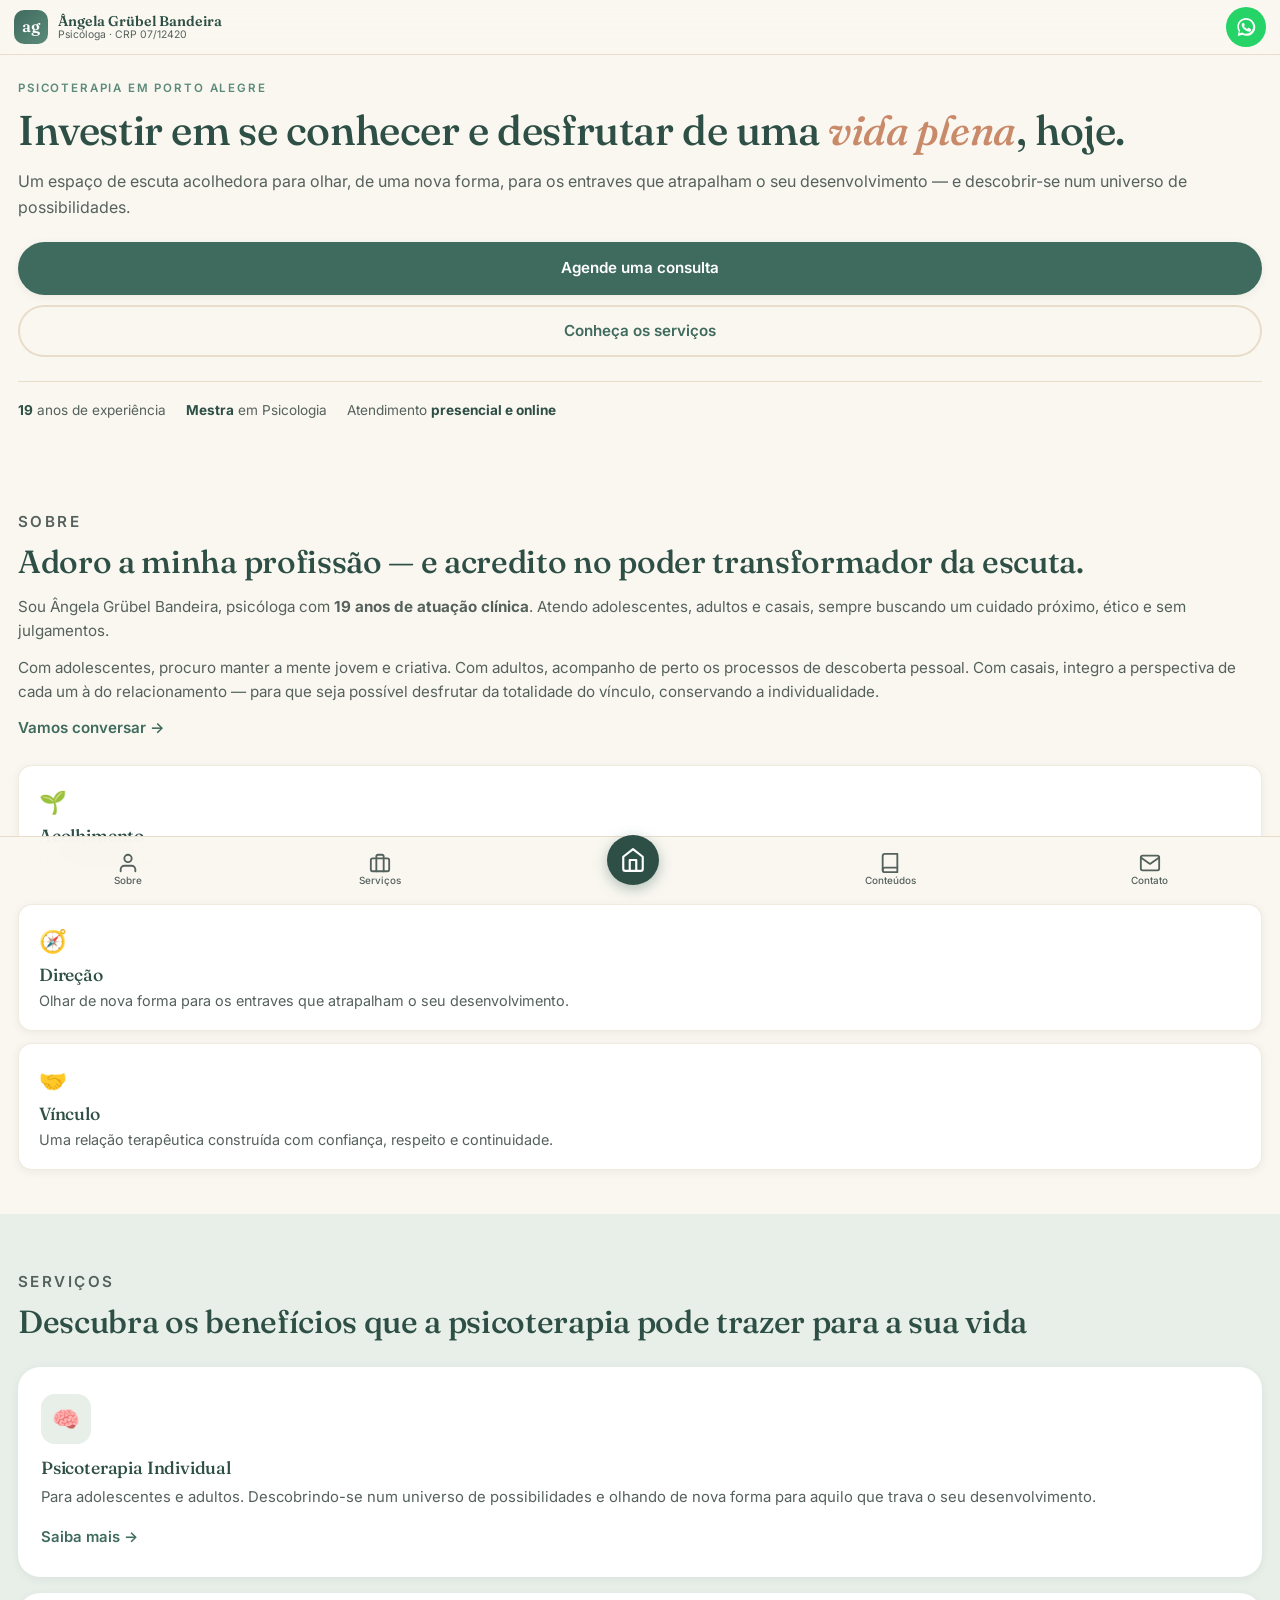
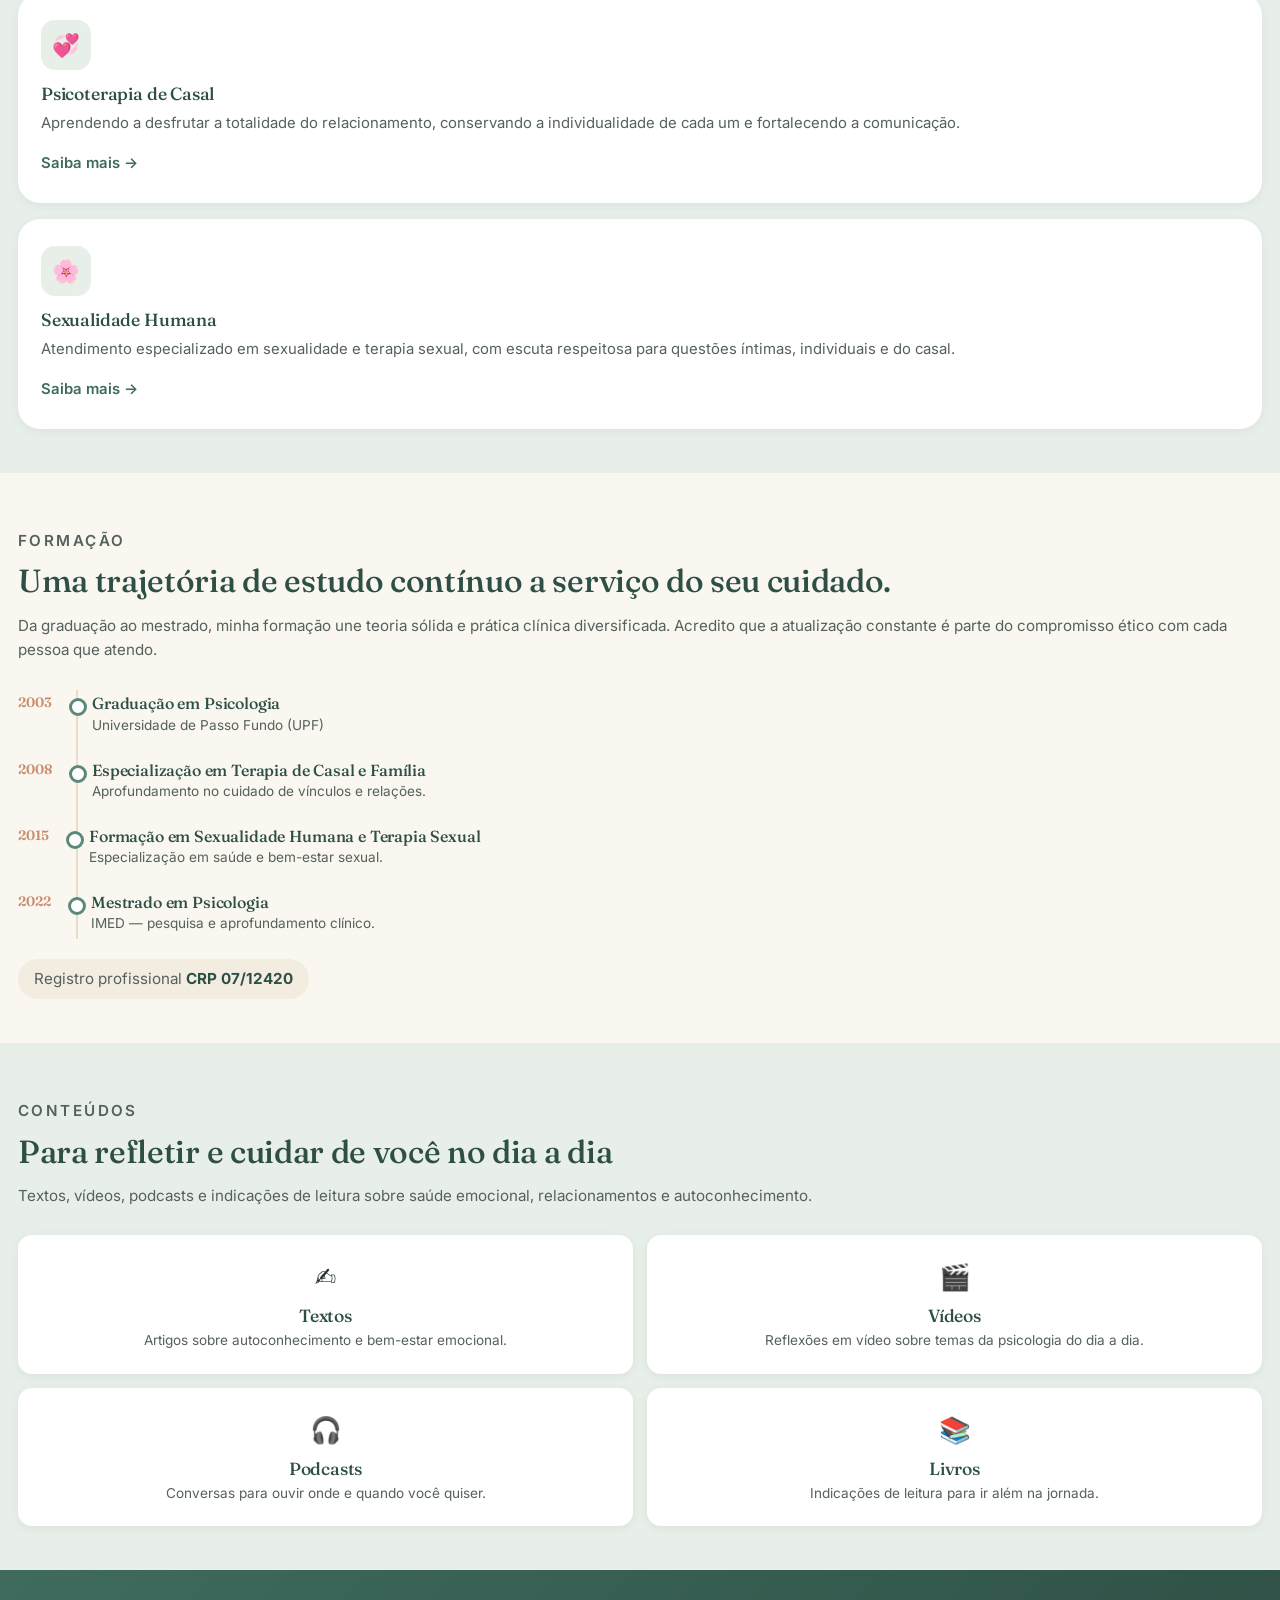
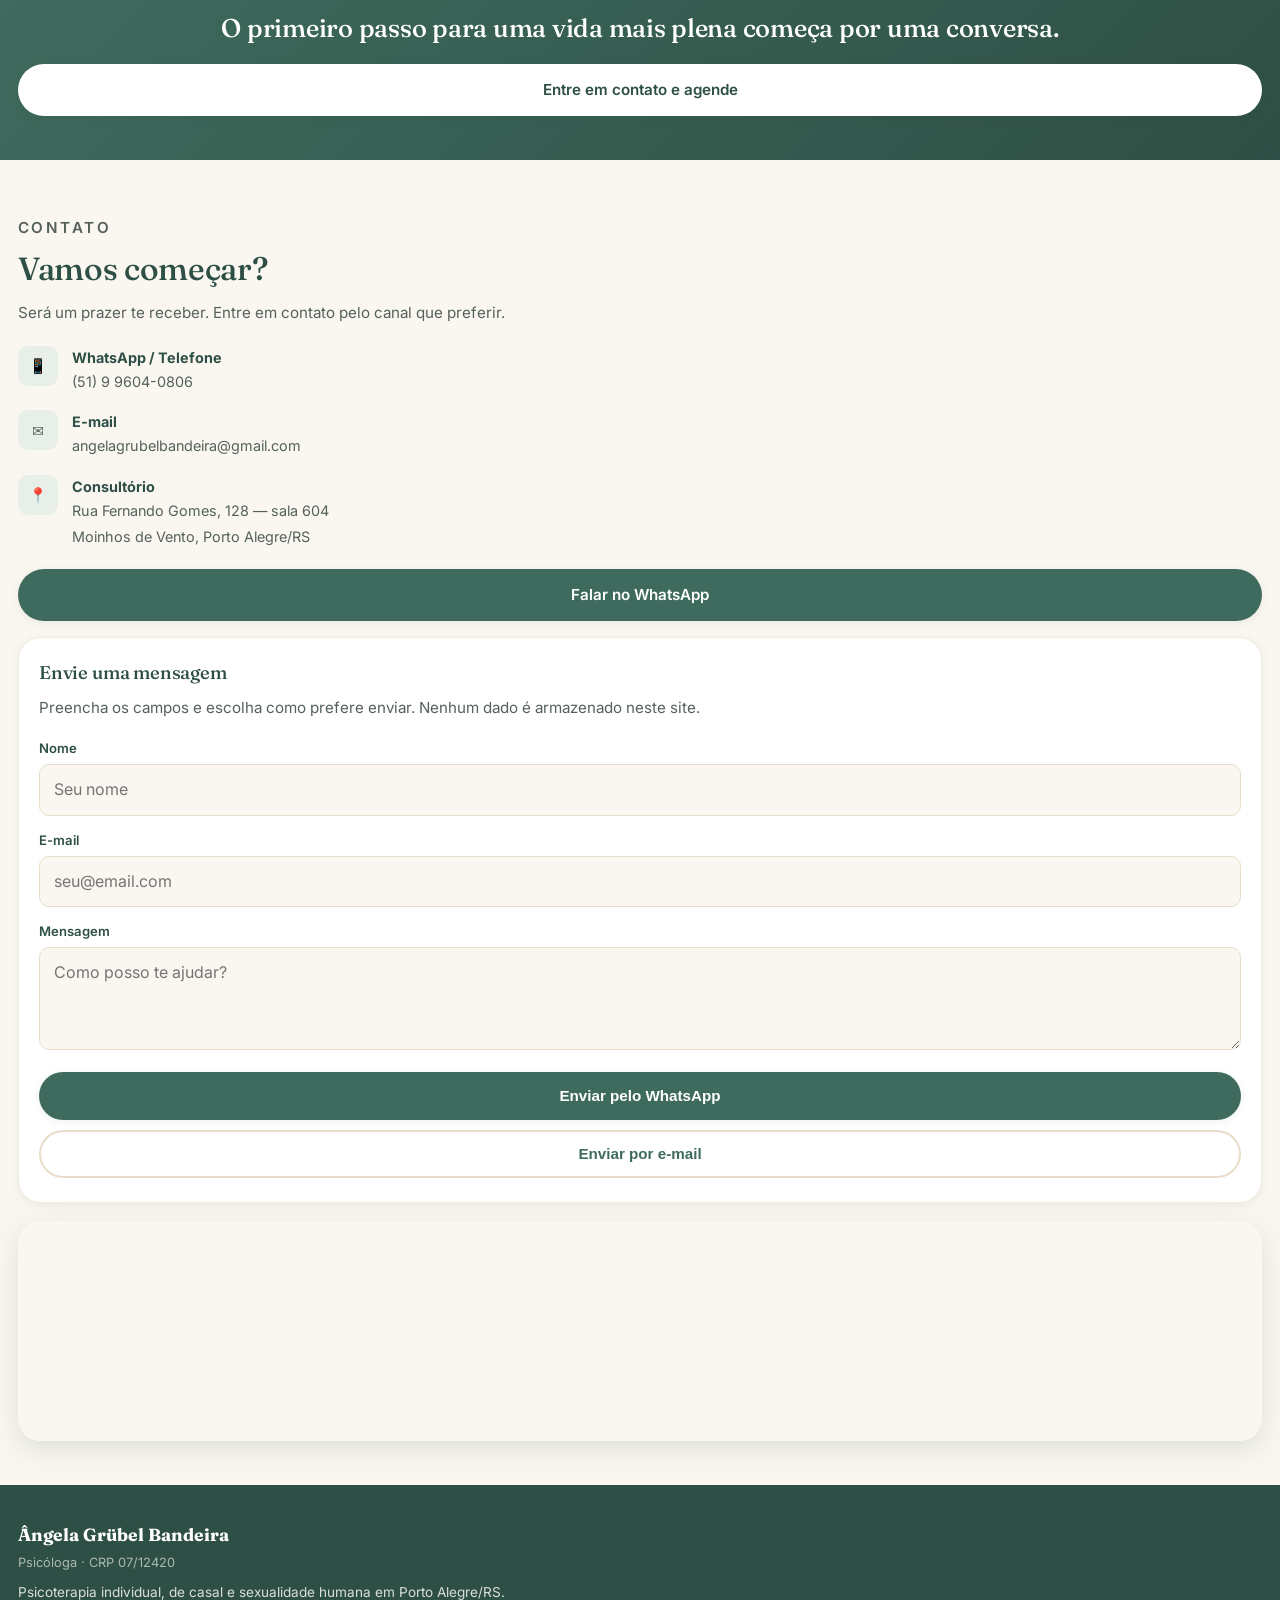
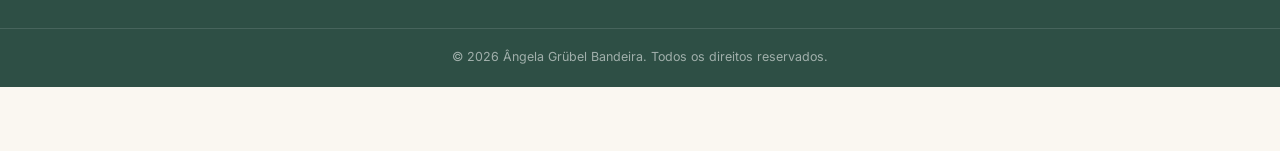
<file: vers_mobile/index.html>
<!DOCTYPE html>
<html lang="pt-BR">

<head>
  <meta charset="UTF-8" />
  <meta name="viewport" content="width=device-width, initial-scale=1.0, maximum-scale=1.0, user-scalable=no" />
  <title>Ângela Grübel Bandeira — Psicóloga</title>
  <meta name="description"
    content="Psicóloga com 19 anos de experiência em Porto Alegre. Psicoterapia individual, de casal e sexualidade humana. CRP 07/12420." />
  <meta name="theme-color" content="#3f6b5e" />
  <meta name="apple-mobile-web-app-capable" content="yes" />
  <meta name="apple-mobile-web-app-status-bar-style" content="black-translucent" />

  <link rel="preconnect" href="https://fonts.googleapis.com" />
  <link rel="preconnect" href="https://fonts.gstatic.com" crossorigin />
  <link
    href="https://fonts.googleapis.com/css2?family=Fraunces:opsz,wght@9..144,400;9..144,500;9..144,600&family=Inter:wght@300;400;500;600&display=swap"
    rel="stylesheet" />
  <link rel="stylesheet" href="styles.css" />
</head>

<body>

  <!-- ===== TOP BAR ===== -->
  <header class="topbar" id="topo">
    <div class="topbar__inner">
      <a href="index.html" class="topbar__brand">
        <span class="topbar__mark" aria-hidden="true">ag</span>
        <span class="topbar__text">
          <strong>Ângela Grübel Bandeira</strong>
          <small>Psicóloga · CRP 07/12420</small>
        </span>
      </a>
      <a href="https://wa.me/5551996040806?text=Ol%C3%A1%2C%20gostaria%20de%20agendar%20uma%20consulta."
        class="topbar__whats" target="_blank" rel="noopener" aria-label="WhatsApp">
        <svg viewBox="0 0 32 32" width="22" height="22" fill="currentColor">
          <path
            d="M16 3C9 3 3.5 8.5 3.5 15.5c0 2.4.7 4.7 1.9 6.7L4 29l7-1.8c1.9 1 4 1.6 6 1.6 7 0 12.5-5.5 12.5-12.5S23 3 16 3zm0 22.7c-1.8 0-3.6-.5-5.1-1.4l-.4-.2-4.2 1.1 1.1-4.1-.2-.4c-1-1.6-1.5-3.4-1.5-5.2 0-5.6 4.6-10.2 10.3-10.2 5.7 0 10.3 4.6 10.3 10.2S21.7 25.7 16 25.7zm5.7-7.6c-.3-.2-1.8-.9-2.1-1-.3-.1-.5-.2-.7.2-.2.3-.8 1-.9 1.2-.2.2-.3.2-.6.1-1.8-.9-3-1.6-4.2-3.6-.3-.5.3-.5.9-1.6.1-.2 0-.4 0-.6 0-.2-.7-1.7-1-2.3-.3-.6-.5-.5-.7-.5h-.6c-.2 0-.6.1-.9.4-.3.3-1.2 1.2-1.2 2.8 0 1.7 1.2 3.3 1.4 3.5.2.2 2.4 3.7 5.9 5.2 2.2.9 3 1 4.1.9.7-.1 1.8-.7 2.1-1.5.3-.7.3-1.4.2-1.5-.1-.2-.3-.2-.6-.4z" />
        </svg>
      </a>
    </div>
  </header>

  <main id="conteudo">

    <!-- ===== HERO ===== -->
    <section class="hero">
      <div class="hero__content">
        <p class="eyebrow">Psicoterapia em Porto Alegre</p>
        <h1>Investir em se conhecer e desfrutar de uma <em>vida plena</em>, hoje.</h1>
        <p class="hero__lead">
          Um espaço de escuta acolhedora para olhar, de uma nova forma, para os entraves
          que atrapalham o seu desenvolvimento — e descobrir-se num universo de possibilidades.
        </p>
        <div class="hero__actions">
          <a href="https://wa.me/5551996040806?text=Ol%C3%A1%2C%20gostaria%20de%20agendar%20uma%20consulta." class="btn"
            target="_blank" rel="noopener">Agende uma consulta</a>
          <a href="#servicos" class="btn btn--ghost">Conheça os serviços</a>
        </div>
        <ul class="hero__badges">
          <li><strong>19</strong> anos de experiência</li>
          <li><strong>Mestra</strong> em Psicologia</li>
          <li>Atendimento <strong>presencial e online</strong></li>
        </ul>
      </div>
    </section>

    <!-- ===== SOBRE ===== -->
    <section class="section" id="sobre">
      <div class="container">
        <p class="eyebrow">Sobre</p>
        <h2>Adoro a minha profissão — e acredito no poder transformador da escuta.</h2>
        <p>
          Sou Ângela Grübel Bandeira, psicóloga com <strong>19 anos de atuação clínica</strong>.
          Atendo adolescentes, adultos e casais, sempre buscando um cuidado próximo, ético e
          sem julgamentos.
        </p>
        <p>
          Com adolescentes, procuro manter a mente jovem e criativa. Com adultos, acompanho de perto
          os processos de descoberta pessoal. Com casais, integro a perspectiva de cada um à do
          relacionamento — para que seja possível desfrutar da totalidade do vínculo, conservando
          a individualidade.
        </p>
        <a href="#contato" class="link-arrow">Vamos conversar &rarr;</a>

        <ul class="values">
          <li>
            <span class="values__icon" aria-hidden="true">🌱</span>
            <h3>Acolhimento</h3>
            <p>Um ambiente seguro para você se expressar com liberdade e ser ouvido de verdade.</p>
          </li>
          <li>
            <span class="values__icon" aria-hidden="true">🧭</span>
            <h3>Direção</h3>
            <p>Olhar de nova forma para os entraves que atrapalham o seu desenvolvimento.</p>
          </li>
          <li>
            <span class="values__icon" aria-hidden="true">🤝</span>
            <h3>Vínculo</h3>
            <p>Uma relação terapêutica construída com confiança, respeito e continuidade.</p>
          </li>
        </ul>
      </div>
    </section>

    <!-- ===== SERVIÇOS ===== -->
    <section class="section section--tint" id="servicos">
      <div class="container">
        <header class="section__head">
          <p class="eyebrow">Serviços</p>
          <h2>Descubra os benefícios que a psicoterapia pode trazer para a sua vida</h2>
        </header>

        <div class="cards">
          <article class="card">
            <div class="card__icon" aria-hidden="true">🧠</div>
            <h3>Psicoterapia Individual</h3>
            <p>Para adolescentes e adultos. Descobrindo-se num universo de possibilidades e olhando de nova forma para
              aquilo que trava o seu desenvolvimento.</p>
            <a href="https://wa.me/5551996040806?text=Ol%C3%A1%2C%20tenho%20interesse%20em%20psicoterapia%20individual."
              class="card__cta" target="_blank" rel="noopener">Saiba mais &rarr;</a>
          </article>

          <article class="card">
            <div class="card__icon" aria-hidden="true">💞</div>
            <h3>Psicoterapia de Casal</h3>
            <p>Aprendendo a desfrutar a totalidade do relacionamento, conservando a individualidade de cada um e
              fortalecendo a comunicação.</p>
            <a href="https://wa.me/5551996040806?text=Ol%C3%A1%2C%20tenho%20interesse%20em%20psicoterapia%20de%20casal."
              class="card__cta" target="_blank" rel="noopener">Saiba mais &rarr;</a>
          </article>

          <article class="card">
            <div class="card__icon" aria-hidden="true">🌸</div>
            <h3>Sexualidade Humana</h3>
            <p>Atendimento especializado em sexualidade e terapia sexual, com escuta respeitosa para questões íntimas,
              individuais e do casal.</p>
            <a href="https://wa.me/5551996040806?text=Ol%C3%A1%2C%20tenho%20interesse%20em%20terapia%20sexual."
              class="card__cta" target="_blank" rel="noopener">Saiba mais &rarr;</a>
          </article>
        </div>
      </div>
    </section>

    <!-- ===== FORMAÇÃO ===== -->
    <section class="section" id="formacao">
      <div class="container">
        <p class="eyebrow">Formação</p>
        <h2>Uma trajetória de estudo contínuo a serviço do seu cuidado.</h2>
        <p>
          Da graduação ao mestrado, minha formação une teoria sólida e prática clínica
          diversificada. Acredito que a atualização constante é parte do compromisso ético
          com cada pessoa que atendo.
        </p>

        <ol class="timeline">
          <li>
            <span class="timeline__year">2003</span>
            <div>
              <h3>Graduação em Psicologia</h3>
              <p>Universidade de Passo Fundo (UPF)</p>
            </div>
          </li>
          <li>
            <span class="timeline__year">2008</span>
            <div>
              <h3>Especialização em Terapia de Casal e Família</h3>
              <p>Aprofundamento no cuidado de vínculos e relações.</p>
            </div>
          </li>
          <li>
            <span class="timeline__year">2015</span>
            <div>
              <h3>Formação em Sexualidade Humana e Terapia Sexual</h3>
              <p>Especialização em saúde e bem-estar sexual.</p>
            </div>
          </li>
          <li>
            <span class="timeline__year">2022</span>
            <div>
              <h3>Mestrado em Psicologia</h3>
              <p>IMED — pesquisa e aprofundamento clínico.</p>
            </div>
          </li>
        </ol>

        <p class="crp-badge">Registro profissional <strong>CRP 07/12420</strong></p>
      </div>
    </section>

    <!-- ===== CONTEÚDOS ===== -->
    <section class="section section--tint" id="conteudos">
      <div class="container">
        <header class="section__head">
          <p class="eyebrow">Conteúdos</p>
          <h2>Para refletir e cuidar de você no dia a dia</h2>
          <p class="section__sub">Textos, vídeos, podcasts e indicações de leitura sobre saúde emocional,
            relacionamentos e autoconhecimento.</p>
        </header>

        <div class="content-grid">
          <a class="content-tile" href="textos.html">
            <span class="content-tile__icon" aria-hidden="true">✍️</span>
            <h3>Textos</h3>
            <p>Artigos sobre autoconhecimento e bem-estar emocional.</p>
          </a>
          <a class="content-tile" href="videos.html">
            <span class="content-tile__icon" aria-hidden="true">🎬</span>
            <h3>Vídeos</h3>
            <p>Reflexões em vídeo sobre temas da psicologia do dia a dia.</p>
          </a>
          <a class="content-tile" href="podcasts.html">
            <span class="content-tile__icon" aria-hidden="true">🎧</span>
            <h3>Podcasts</h3>
            <p>Conversas para ouvir onde e quando você quiser.</p>
          </a>
          <a class="content-tile" href="livros.html">
            <span class="content-tile__icon" aria-hidden="true">📚</span>
            <h3>Livros</h3>
            <p>Indicações de leitura para ir além na jornada.</p>
          </a>
        </div>
      </div>
    </section>

    <!-- ===== CTA ===== -->
    <section class="cta-band">
      <div class="container cta-band__inner">
        <h2>O primeiro passo para uma vida mais plena começa por uma conversa.</h2>
        <a href="https://wa.me/5551996040806?text=Ol%C3%A1%2C%20gostaria%20de%20agendar%20uma%20consulta."
          class="btn btn--light">Entre em contato e agende</a>
      </div>
    </section>

    <!-- ===== CONTATO ===== -->
    <section class="section" id="contato">
      <div class="container">
        <p class="eyebrow">Contato</p>
        <h2>Vamos começar?</h2>
        <p>Será um prazer te receber. Entre em contato pelo canal que preferir.</p>

        <ul class="contact-list">
          <li>
            <span class="contact-list__icon" aria-hidden="true">📱</span>
            <div>
              <strong>WhatsApp / Telefone</strong>
              <a href="https://wa.me/5551996040806?text=Ol%C3%A1%2C%20gostaria%20de%20agendar%20uma%20consulta."
                target="_blank" rel="noopener">(51) 9 9604-0806</a>
            </div>
          </li>
          <li>
            <span class="contact-list__icon" aria-hidden="true">✉️</span>
            <div>
              <strong>E-mail</strong>
              <a href="mailto:angelagrubelbandeira@gmail.com">angelagrubelbandeira@gmail.com</a>
            </div>
          </li>
          <li>
            <span class="contact-list__icon" aria-hidden="true">📍</span>
            <div>
              <strong>Consultório</strong>
              <span>Rua Fernando Gomes, 128 — sala 604<br />Moinhos de Vento, Porto Alegre/RS</span>
            </div>
          </li>
        </ul>

        <a href="https://wa.me/5551996040806?text=Ol%C3%A1%2C%20gostaria%20de%20agendar%20uma%20consulta." class="btn"
          style="width:100%;justify-content:center;margin-bottom:16px">Falar no WhatsApp</a>

        <form class="contact-form" id="contactForm" novalidate>
          <h3>Envie uma mensagem</h3>
          <p class="contact-form__hint">Preencha os campos e escolha como prefere enviar. Nenhum dado é armazenado neste
            site.</p>

          <div class="field">
            <label for="cf-nome">Nome</label>
            <input type="text" id="cf-nome" name="nome" autocomplete="name" required placeholder="Seu nome" />
          </div>
          <div class="field">
            <label for="cf-email">E-mail</label>
            <input type="email" id="cf-email" name="email" autocomplete="email" placeholder="seu@email.com" />
          </div>
          <div class="field">
            <label for="cf-mensagem">Mensagem</label>
            <textarea id="cf-mensagem" name="mensagem" rows="3" required placeholder="Como posso te ajudar?"></textarea>
          </div>

          <p class="contact-form__error" id="cfError" role="alert" hidden>Por favor, preencha nome e mensagem.</p>

          <div class="contact-form__actions">
            <button type="submit" class="btn" data-channel="whatsapp">Enviar pelo WhatsApp</button>
            <button type="submit" class="btn btn--ghost" data-channel="email">Enviar por e-mail</button>
          </div>
        </form>

        <div class="map-wrap">
          <iframe title="Localização do consultório no mapa"
            src="https://www.google.com/maps?q=Rua%20Fernando%20Gomes%20128%20Moinhos%20de%20Vento%20Porto%20Alegre&output=embed"
            loading="lazy" referrerpolicy="no-referrer-when-downgrade"></iframe>
        </div>
      </div>
    </section>
  </main>

  <!-- ===== FOOTER ===== -->
  <footer class="footer">
    <div class="container footer__inner">
      <div class="footer__brand">
        <strong>Ângela Grübel Bandeira</strong>
        <span>Psicóloga · CRP 07/12420</span>
        <p>Psicoterapia individual, de casal e sexualidade humana em Porto Alegre/RS.</p>
      </div>
    </div>
    <div class="container footer__bottom">
      <span>&copy; <span id="ano"></span> Ângela Grübel Bandeira. Todos os direitos reservados.</span>
    </div>
  </footer>

  <!-- ===== BOTTOM NAV ===== -->
  <nav class="bottom-nav" id="bottomNav" aria-label="Navegação rápida">
    <a href="#sobre" class="bottom-nav__item" data-section="sobre">
      <svg viewBox="0 0 24 24" width="22" height="22" fill="none" stroke="currentColor" stroke-width="2"
        stroke-linecap="round" stroke-linejoin="round">
        <path d="M20 21v-2a4 4 0 0 0-4-4H8a4 4 0 0 0-4 4v2" />
        <circle cx="12" cy="7" r="4" />
      </svg>
      <span>Sobre</span>
    </a>
    <a href="#servicos" class="bottom-nav__item" data-section="servicos">
      <svg viewBox="0 0 24 24" width="22" height="22" fill="none" stroke="currentColor" stroke-width="2"
        stroke-linecap="round" stroke-linejoin="round">
        <rect x="2" y="7" width="20" height="14" rx="2" ry="2" />
        <path d="M16 21V5a2 2 0 0 0-2-2h-4a2 2 0 0 0-2 2v16" />
      </svg>
      <span>Serviços</span>
    </a>
    <a href="index.html" class="bottom-nav__item bottom-nav__item--home" data-section="home">
      <svg viewBox="0 0 24 24" width="26" height="26" fill="none" stroke="currentColor" stroke-width="2"
        stroke-linecap="round" stroke-linejoin="round">
        <path d="M3 9l9-7 9 7v11a2 2 0 0 1-2 2H5a2 2 0 0 1-2-2z" />
        <polyline points="9 22 9 12 15 12 15 22" />
      </svg>
    </a>
    <a href="#conteudos" class="bottom-nav__item" data-section="conteudos">
      <svg viewBox="0 0 24 24" width="22" height="22" fill="none" stroke="currentColor" stroke-width="2"
        stroke-linecap="round" stroke-linejoin="round">
        <path d="M4 19.5A2.5 2.5 0 0 1 6.5 17H20" />
        <path d="M6.5 2H20v20H6.5A2.5 2.5 0 0 1 4 19.5v-15A2.5 2.5 0 0 1 6.5 2z" />
      </svg>
      <span>Conteúdos</span>
    </a>
    <a href="#contato" class="bottom-nav__item" data-section="contato">
      <svg viewBox="0 0 24 24" width="22" height="22" fill="none" stroke="currentColor" stroke-width="2"
        stroke-linecap="round" stroke-linejoin="round">
        <path d="M4 4h16c1.1 0 2 .9 2 2v12c0 1.1-.9 2-2 2H4c-1.1 0-2-.9-2-2V6c0-1.1.9-2 2-2z" />
        <polyline points="22,6 12,13 2,6" />
      </svg>
      <span>Contato</span>
    </a>
  </nav>

  <script src="script.js"></script>
</body>

</html>
</file>
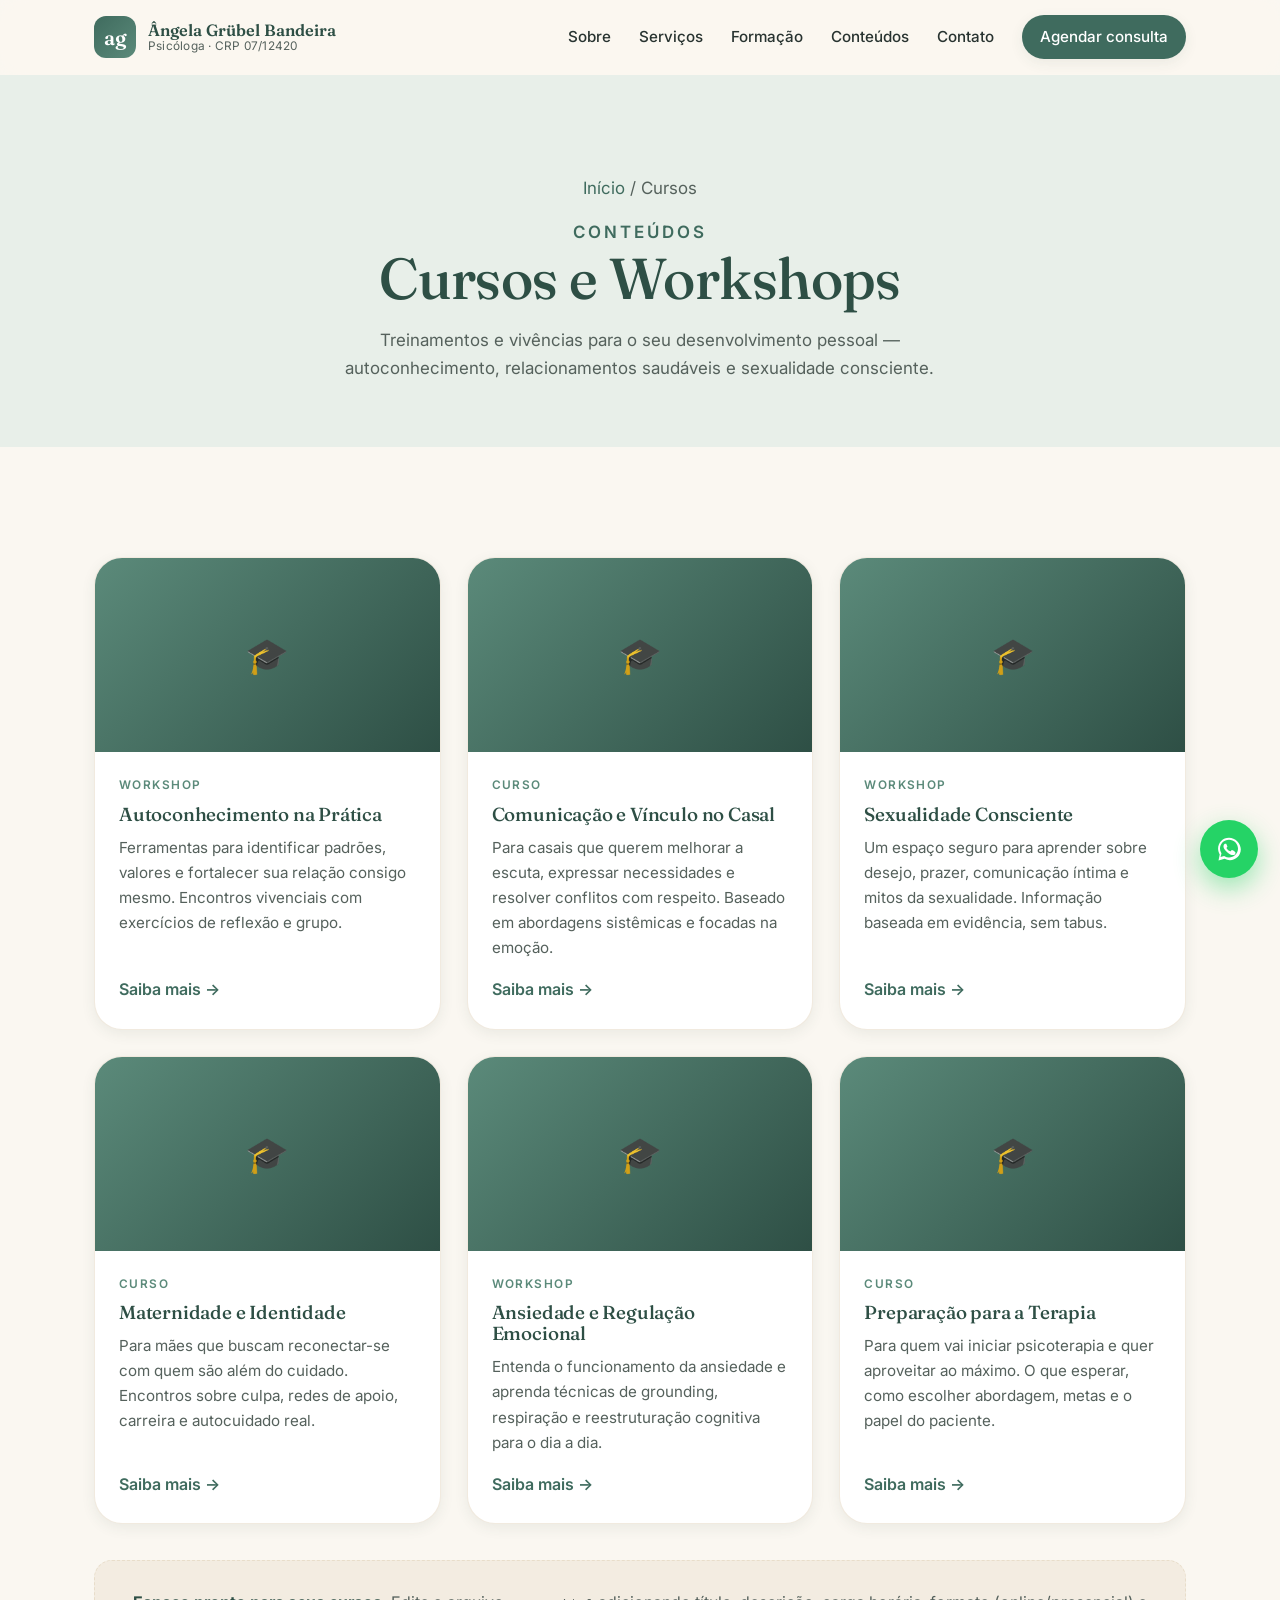
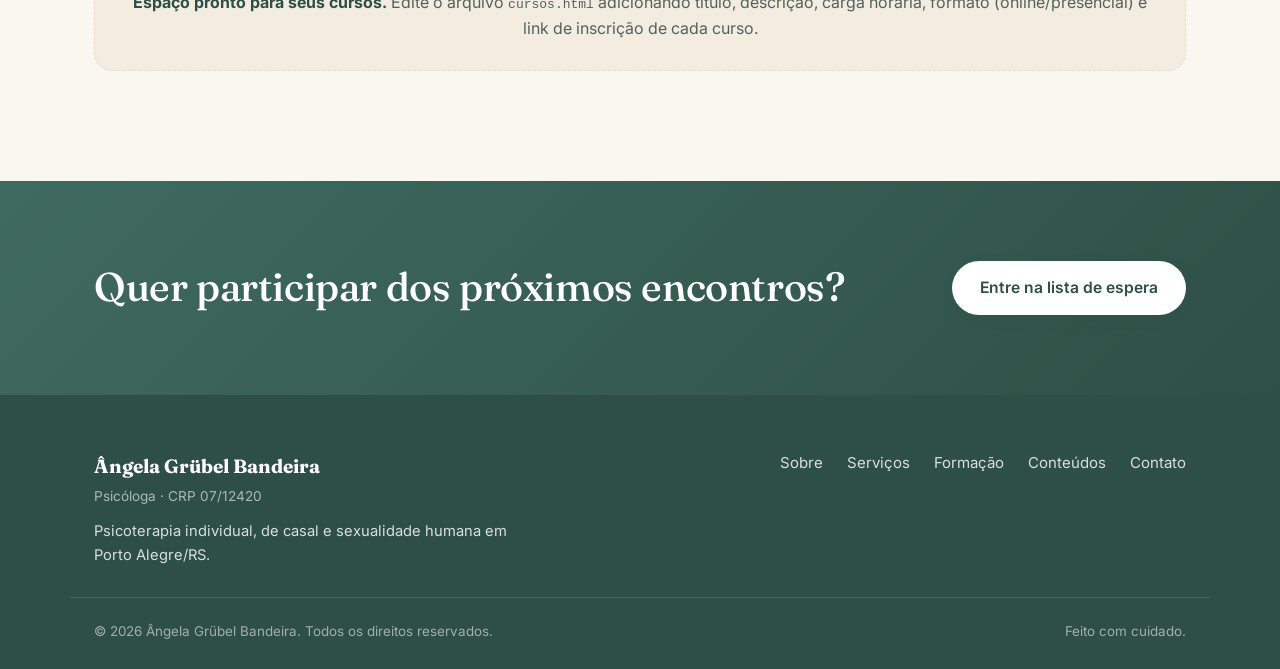
<file: cursos.html>
<!DOCTYPE html>
<html lang="pt-BR">
<head>
  <meta charset="UTF-8" />
  <meta name="viewport" content="width=device-width, initial-scale=1.0" />
  <title>Cursos — Ângela Grübel Bandeira | Psicóloga</title>
  <meta name="description" content="Cursos e workshops da psicóloga Ângela Grübel Bandeira sobre autoconhecimento, relacionamentos, sexualidade e desenvolvimento pessoal." />
  <meta name="theme-color" content="#3f6b5e" />
  <link rel="preconnect" href="https://fonts.googleapis.com" />
  <link rel="preconnect" href="https://fonts.gstatic.com" crossorigin />
  <link href="https://fonts.googleapis.com/css2?family=Fraunces:opsz,wght@9..144,400;9..144,500;9..144,600&family=Inter:wght@300;400;500;600&display=swap" rel="stylesheet" />
  <link rel="stylesheet" href="styles.css" />
</head>
<body>
  <a class="skip-link" href="#conteudo">Pular para o conteúdo</a>

  <header class="header" id="topo">
    <div class="container header__inner">
      <a href="index.html" class="brand" aria-label="Ângela Grübel Bandeira — Início">
        <span class="brand__mark" aria-hidden="true">ag</span>
        <span class="brand__text">
          <strong>Ângela Grübel Bandeira</strong>
          <small>Psicóloga · CRP 07/12420</small>
        </span>
      </a>
      <nav class="nav" id="nav" aria-label="Navegação principal">
        <a href="index.html#sobre">Sobre</a>
        <a href="index.html#servicos">Serviços</a>
        <a href="index.html#formacao">Formação</a>
        <a href="index.html#conteudos">Conteúdos</a>
        <a href="index.html#contato">Contato</a>
        <a href="https://wa.me/5551996040806?text=Ol%C3%A1%2C%20gostaria%20de%20agendar%20uma%20consulta." class="btn btn--small nav__cta" target="_blank" rel="noopener">Agendar consulta</a>
      </nav>
      <button class="nav-toggle" id="navToggle" aria-label="Abrir menu" aria-expanded="false" aria-controls="nav">
        <span></span><span></span><span></span>
      </button>
    </div>
  </header>

  <main id="conteudo">
    <section class="page-hero">
      <div class="container">
        <p class="breadcrumb"><a href="index.html">Início</a> / Cursos</p>
        <p class="eyebrow">Conteúdos</p>
        <h1>Cursos e Workshops</h1>
        <p>Treinamentos e vivências para o seu desenvolvimento pessoal — autoconhecimento, relacionamentos saudáveis e sexualidade consciente.</p>
      </div>
    </section>

    <section class="section">
      <div class="container">
        <div class="posts">
          <article class="post reveal">
            <div class="post__thumb" aria-hidden="true">🎓</div>
            <div class="post__body">
              <span class="post__tag">Workshop</span>
              <h3>Autoconhecimento na Prática</h3>
              <p>Ferramentas para identificar padrões, valores e fortalecer sua relação consigo mesmo. Encontros vivenciais com exercícios de reflexão e grupo.</p>
              <a class="post__cta" href="#">Saiba mais &rarr;</a>
            </div>
          </article>
          <article class="post reveal">
            <div class="post__thumb" aria-hidden="true">🎓</div>
            <div class="post__body">
              <span class="post__tag">Curso</span>
              <h3>Comunicação e Vínculo no Casal</h3>
              <p>Para casais que querem melhorar a escuta, expressar necessidades e resolver conflitos com respeito. Baseado em abordagens sistêmicas e focadas na emoção.</p>
              <a class="post__cta" href="#">Saiba mais &rarr;</a>
            </div>
          </article>
          <article class="post reveal">
            <div class="post__thumb" aria-hidden="true">🎓</div>
            <div class="post__body">
              <span class="post__tag">Workshop</span>
              <h3>Sexualidade Consciente</h3>
              <p>Um espaço seguro para aprender sobre desejo, prazer, comunicação íntima e mitos da sexualidade. Informação baseada em evidência, sem tabus.</p>
              <a class="post__cta" href="#">Saiba mais &rarr;</a>
            </div>
          </article>
          <article class="post reveal">
            <div class="post__thumb" aria-hidden="true">🎓</div>
            <div class="post__body">
              <span class="post__tag">Curso</span>
              <h3>Maternidade e Identidade</h3>
              <p>Para mães que buscam reconectar-se com quem são além do cuidado. Encontros sobre culpa, redes de apoio, carreira e autocuidado real.</p>
              <a class="post__cta" href="#">Saiba mais &rarr;</a>
            </div>
          </article>
          <article class="post reveal">
            <div class="post__thumb" aria-hidden="true">🎓</div>
            <div class="post__body">
              <span class="post__tag">Workshop</span>
              <h3>Ansiedade e Regulação Emocional</h3>
              <p>Entenda o funcionamento da ansiedade e aprenda técnicas de grounding, respiração e reestruturação cognitiva para o dia a dia.</p>
              <a class="post__cta" href="#">Saiba mais &rarr;</a>
            </div>
          </article>
          <article class="post reveal">
            <div class="post__thumb" aria-hidden="true">🎓</div>
            <div class="post__body">
              <span class="post__tag">Curso</span>
              <h3>Preparação para a Terapia</h3>
              <p>Para quem vai iniciar psicoterapia e quer aproveitar ao máximo. O que esperar, como escolher abordagem, metas e o papel do paciente.</p>
              <a class="post__cta" href="#">Saiba mais &rarr;</a>
            </div>
          </article>
        </div>

        <p class="empty-note"><strong>Espaço pronto para seus cursos.</strong> Edite o arquivo <code>cursos.html</code> adicionando título, descrição, carga horária, formato (online/presencial) e link de inscrição de cada curso.</p>
      </div>
    </section>

    <section class="cta-band">
      <div class="container cta-band__inner reveal">
        <h2>Quer participar dos próximos encontros?</h2>
        <a href="https://wa.me/5551996040806?text=Ol%C3%A1%2C%20tenho%20interesse%20nos%20cursos%20e%20workshops." class="btn btn--light" target="_blank" rel="noopener">Entre na lista de espera</a>
      </div>
    </section>
  </main>

  <footer class="footer">
    <div class="container footer__inner">
      <div class="footer__brand">
        <strong>Ângela Grübel Bandeira</strong>
        <span>Psicóloga · CRP 07/12420</span>
        <p>Psicoterapia individual, de casal e sexualidade humana em Porto Alegre/RS.</p>
      </div>
      <nav class="footer__nav" aria-label="Rodapé">
        <a href="index.html#sobre">Sobre</a>
        <a href="index.html#servicos">Serviços</a>
        <a href="index.html#formacao">Formação</a>
        <a href="index.html#conteudos">Conteúdos</a>
        <a href="index.html#contato">Contato</a>
      </nav>
    </div>
    <div class="container footer__bottom">
      <span>&copy; <span id="ano"></span> Ângela Grübel Bandeira. Todos os direitos reservados.</span>
      <span>Feito com cuidado.</span>
    </div>
  </footer>

  <a href="https://wa.me/5551996040806?text=Ol%C3%A1%2C%20gostaria%20de%20agendar%20uma%20consulta." class="whatsapp-float" target="_blank" rel="noopener" aria-label="Falar no WhatsApp">
    <svg viewBox="0 0 32 32" width="28" height="28" aria-hidden="true" fill="currentColor">
      <path d="M16 3C9 3 3.5 8.5 3.5 15.5c0 2.4.7 4.7 1.9 6.7L4 29l7-1.8c1.9 1 4 1.6 6 1.6 7 0 12.5-5.5 12.5-12.5S23 3 16 3zm0 22.7c-1.8 0-3.6-.5-5.1-1.4l-.4-.2-4.2 1.1 1.1-4.1-.2-.4c-1-1.6-1.5-3.4-1.5-5.2 0-5.6 4.6-10.2 10.3-10.2 5.7 0 10.3 4.6 10.3 10.2S21.7 25.7 16 25.7zm5.7-7.6c-.3-.2-1.8-.9-2.1-1-.3-.1-.5-.2-.7.2-.2.3-.8 1-.9 1.2-.2.2-.3.2-.6.1-1.8-.9-3-1.6-4.2-3.6-.3-.5.3-.5.9-1.6.1-.2 0-.4 0-.6 0-.2-.7-1.7-1-2.3-.3-.6-.5-.5-.7-.5h-.6c-.2 0-.6.1-.9.4-.3.3-1.2 1.2-1.2 2.8 0 1.7 1.2 3.3 1.4 3.5.2.2 2.4 3.7 5.9 5.2 2.2.9 3 1 4.1.9.7-.1 1.8-.7 2.1-1.5.3-.7.3-1.4.2-1.5-.1-.2-.3-.2-.6-.4z"/>
    </svg>
  </a>

  <script src="script.js"></script>
</body>
</html>
</file>
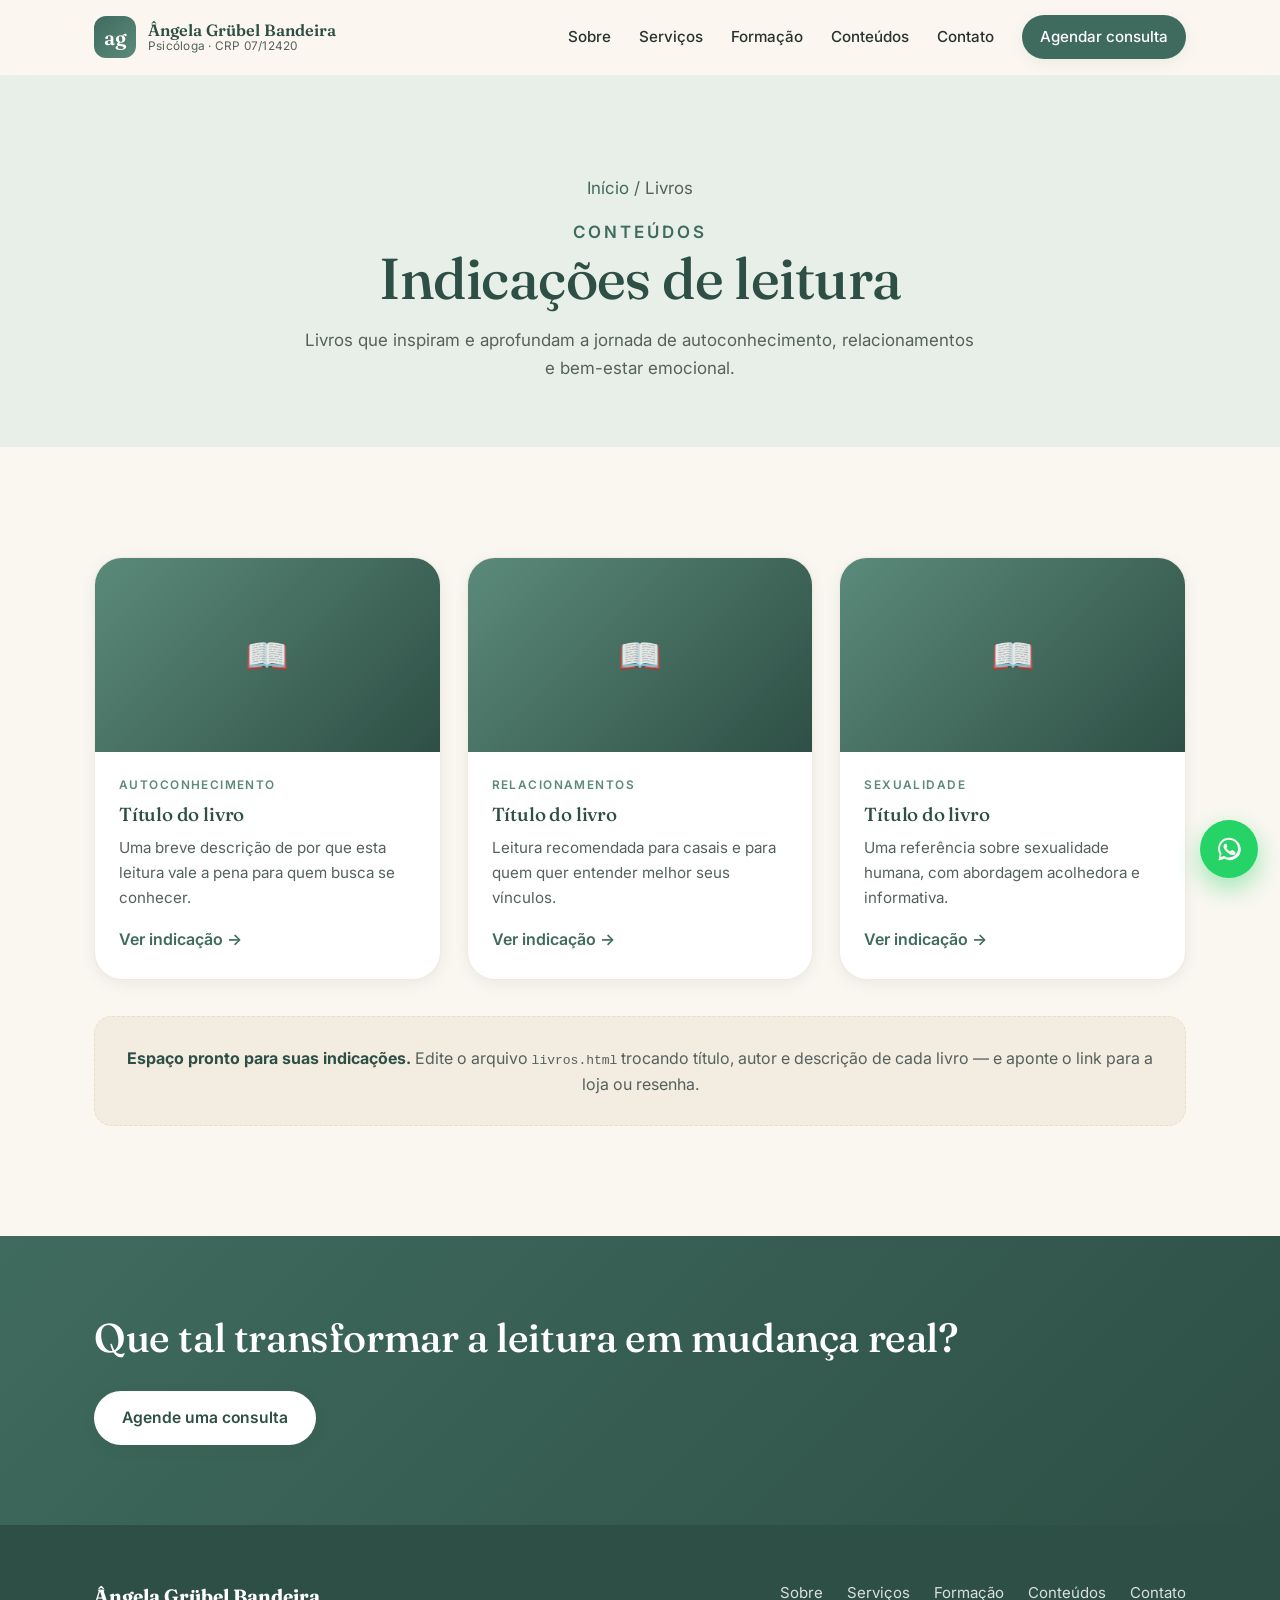
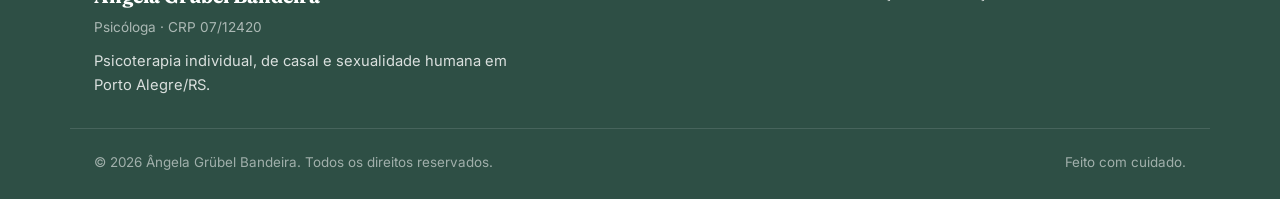
<file: livros.html>
<!DOCTYPE html>
<html lang="pt-BR">
<head>
  <meta charset="UTF-8" />
  <meta name="viewport" content="width=device-width, initial-scale=1.0" />
  <title>Livros — Ângela Grübel Bandeira | Psicóloga</title>
  <meta name="description" content="Indicações de leitura da psicóloga Ângela Grübel Bandeira sobre psicologia, relacionamentos e autoconhecimento." />
  <meta name="theme-color" content="#3f6b5e" />
  <link rel="preconnect" href="https://fonts.googleapis.com" />
  <link rel="preconnect" href="https://fonts.gstatic.com" crossorigin />
  <link href="https://fonts.googleapis.com/css2?family=Fraunces:opsz,wght@9..144,400;9..144,500;9..144,600&family=Inter:wght@300;400;500;600&display=swap" rel="stylesheet" />
  <link rel="stylesheet" href="styles.css" />
</head>
<body>
  <a class="skip-link" href="#conteudo">Pular para o conteúdo</a>

  <header class="header" id="topo">
    <div class="container header__inner">
      <a href="index.html" class="brand" aria-label="Ângela Grübel Bandeira — Início">
        <span class="brand__mark" aria-hidden="true">ag</span>
        <span class="brand__text">
          <strong>Ângela Grübel Bandeira</strong>
          <small>Psicóloga · CRP 07/12420</small>
        </span>
      </a>
      <nav class="nav" id="nav" aria-label="Navegação principal">
        <a href="index.html#sobre">Sobre</a>
        <a href="index.html#servicos">Serviços</a>
        <a href="index.html#formacao">Formação</a>
        <a href="index.html#conteudos">Conteúdos</a>
        <a href="index.html#contato">Contato</a>
        <a href="https://wa.me/5551996040806?text=Ol%C3%A1%2C%20gostaria%20de%20agendar%20uma%20consulta." class="btn btn--small nav__cta" target="_blank" rel="noopener">Agendar consulta</a>
      </nav>
      <button class="nav-toggle" id="navToggle" aria-label="Abrir menu" aria-expanded="false" aria-controls="nav">
        <span></span><span></span><span></span>
      </button>
    </div>
  </header>

  <main id="conteudo">
    <section class="page-hero">
      <div class="container">
        <p class="breadcrumb"><a href="index.html">Início</a> / Livros</p>
        <p class="eyebrow">Conteúdos</p>
        <h1>Indicações de leitura</h1>
        <p>Livros que inspiram e aprofundam a jornada de autoconhecimento, relacionamentos e bem-estar emocional.</p>
      </div>
    </section>

    <section class="section">
      <div class="container">
        <div class="posts">
          <article class="post reveal">
            <div class="post__thumb" aria-hidden="true">📖</div>
            <div class="post__body">
              <span class="post__tag">Autoconhecimento</span>
              <h3>Título do livro</h3>
              <p>Uma breve descrição de por que esta leitura vale a pena para quem busca se conhecer.</p>
              <a class="post__cta" href="#">Ver indicação &rarr;</a>
            </div>
          </article>
          <article class="post reveal">
            <div class="post__thumb" aria-hidden="true">📖</div>
            <div class="post__body">
              <span class="post__tag">Relacionamentos</span>
              <h3>Título do livro</h3>
              <p>Leitura recomendada para casais e para quem quer entender melhor seus vínculos.</p>
              <a class="post__cta" href="#">Ver indicação &rarr;</a>
            </div>
          </article>
          <article class="post reveal">
            <div class="post__thumb" aria-hidden="true">📖</div>
            <div class="post__body">
              <span class="post__tag">Sexualidade</span>
              <h3>Título do livro</h3>
              <p>Uma referência sobre sexualidade humana, com abordagem acolhedora e informativa.</p>
              <a class="post__cta" href="#">Ver indicação &rarr;</a>
            </div>
          </article>
        </div>

        <p class="empty-note"><strong>Espaço pronto para suas indicações.</strong> Edite o arquivo <code>livros.html</code> trocando título, autor e descrição de cada livro — e aponte o link para a loja ou resenha.</p>
      </div>
    </section>

    <section class="cta-band">
      <div class="container cta-band__inner reveal">
        <h2>Que tal transformar a leitura em mudança real?</h2>
        <a href="https://wa.me/5551996040806?text=Ol%C3%A1%2C%20gostaria%20de%20agendar%20uma%20consulta." class="btn btn--light" target="_blank" rel="noopener">Agende uma consulta</a>
      </div>
    </section>
  </main>

  <footer class="footer">
    <div class="container footer__inner">
      <div class="footer__brand">
        <strong>Ângela Grübel Bandeira</strong>
        <span>Psicóloga · CRP 07/12420</span>
        <p>Psicoterapia individual, de casal e sexualidade humana em Porto Alegre/RS.</p>
      </div>
      <nav class="footer__nav" aria-label="Rodapé">
        <a href="index.html#sobre">Sobre</a>
        <a href="index.html#servicos">Serviços</a>
        <a href="index.html#formacao">Formação</a>
        <a href="index.html#conteudos">Conteúdos</a>
        <a href="index.html#contato">Contato</a>
      </nav>
    </div>
    <div class="container footer__bottom">
      <span>&copy; <span id="ano"></span> Ângela Grübel Bandeira. Todos os direitos reservados.</span>
      <span>Feito com cuidado.</span>
    </div>
  </footer>

  <a href="https://wa.me/5551996040806?text=Ol%C3%A1%2C%20gostaria%20de%20agendar%20uma%20consulta." class="whatsapp-float" target="_blank" rel="noopener" aria-label="Falar no WhatsApp">
    <svg viewBox="0 0 32 32" width="28" height="28" aria-hidden="true" fill="currentColor">
      <path d="M16 3C9 3 3.5 8.5 3.5 15.5c0 2.4.7 4.7 1.9 6.7L4 29l7-1.8c1.9 1 4 1.6 6 1.6 7 0 12.5-5.5 12.5-12.5S23 3 16 3zm0 22.7c-1.8 0-3.6-.5-5.1-1.4l-.4-.2-4.2 1.1 1.1-4.1-.2-.4c-1-1.6-1.5-3.4-1.5-5.2 0-5.6 4.6-10.2 10.3-10.2 5.7 0 10.3 4.6 10.3 10.2S21.7 25.7 16 25.7zm5.7-7.6c-.3-.2-1.8-.9-2.1-1-.3-.1-.5-.2-.7.2-.2.3-.8 1-.9 1.2-.2.2-.3.2-.6.1-1.8-.9-3-1.6-4.2-3.6-.3-.5.3-.5.9-1.6.1-.2 0-.4 0-.6 0-.2-.7-1.7-1-2.3-.3-.6-.5-.5-.7-.5h-.6c-.2 0-.6.1-.9.4-.3.3-1.2 1.2-1.2 2.8 0 1.7 1.2 3.3 1.4 3.5.2.2 2.4 3.7 5.9 5.2 2.2.9 3 1 4.1.9.7-.1 1.8-.7 2.1-1.5.3-.7.3-1.4.2-1.5-.1-.2-.3-.2-.6-.4z"/>
    </svg>
  </a>

  <script src="script.js"></script>
</body>
</html>
</file>
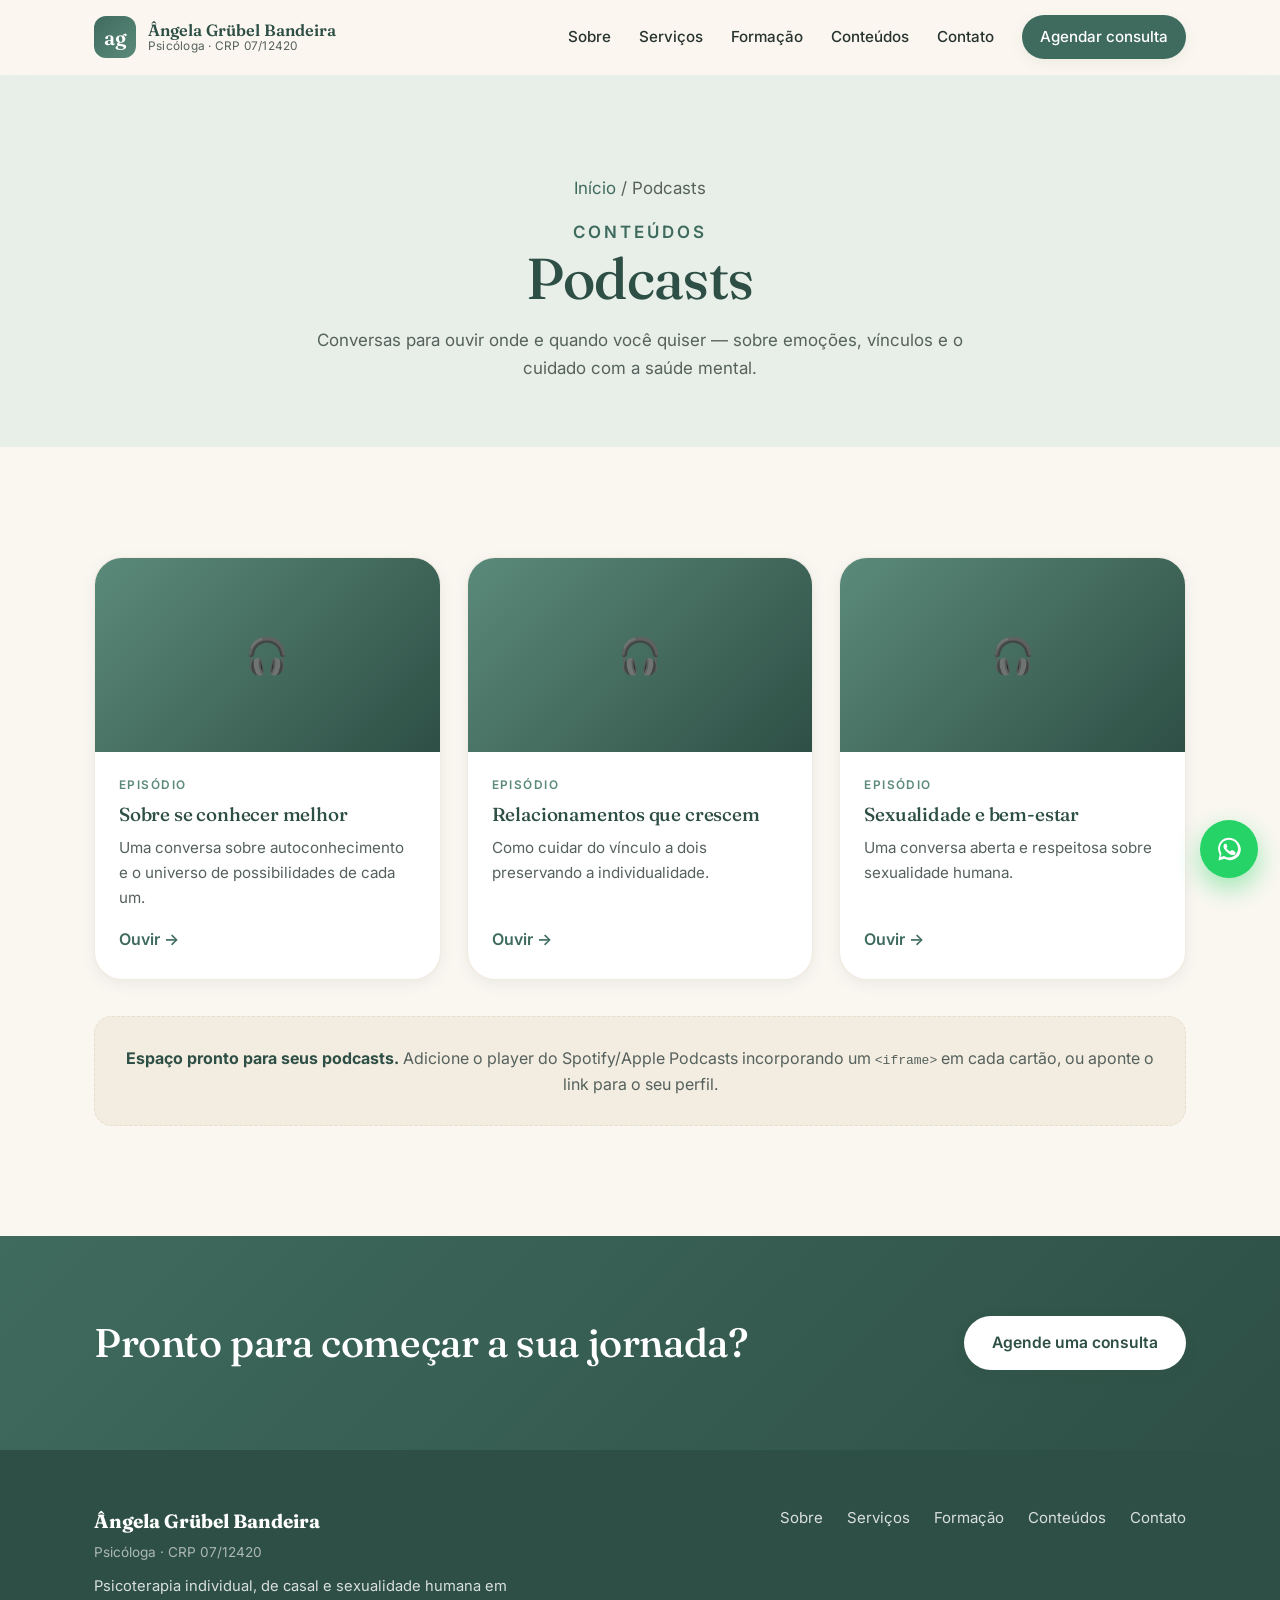
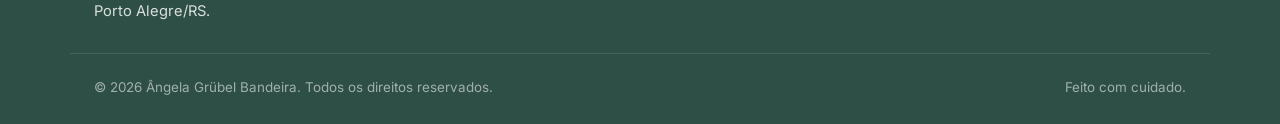
<file: podcasts.html>
<!DOCTYPE html>
<html lang="pt-BR">
<head>
  <meta charset="UTF-8" />
  <meta name="viewport" content="width=device-width, initial-scale=1.0" />
  <title>Podcasts — Ângela Grübel Bandeira | Psicóloga</title>
  <meta name="description" content="Podcasts e conversas da psicóloga Ângela Grübel Bandeira sobre saúde emocional, relacionamentos e autoconhecimento." />
  <meta name="theme-color" content="#3f6b5e" />
  <link rel="preconnect" href="https://fonts.googleapis.com" />
  <link rel="preconnect" href="https://fonts.gstatic.com" crossorigin />
  <link href="https://fonts.googleapis.com/css2?family=Fraunces:opsz,wght@9..144,400;9..144,500;9..144,600&family=Inter:wght@300;400;500;600&display=swap" rel="stylesheet" />
  <link rel="stylesheet" href="styles.css" />
</head>
<body>
  <a class="skip-link" href="#conteudo">Pular para o conteúdo</a>

  <header class="header" id="topo">
    <div class="container header__inner">
      <a href="index.html" class="brand" aria-label="Ângela Grübel Bandeira — Início">
        <span class="brand__mark" aria-hidden="true">ag</span>
        <span class="brand__text">
          <strong>Ângela Grübel Bandeira</strong>
          <small>Psicóloga · CRP 07/12420</small>
        </span>
      </a>
      <nav class="nav" id="nav" aria-label="Navegação principal">
        <a href="index.html#sobre">Sobre</a>
        <a href="index.html#servicos">Serviços</a>
        <a href="index.html#formacao">Formação</a>
        <a href="index.html#conteudos">Conteúdos</a>
        <a href="index.html#contato">Contato</a>
        <a href="https://wa.me/5551996040806?text=Ol%C3%A1%2C%20gostaria%20de%20agendar%20uma%20consulta." class="btn btn--small nav__cta" target="_blank" rel="noopener">Agendar consulta</a>
      </nav>
      <button class="nav-toggle" id="navToggle" aria-label="Abrir menu" aria-expanded="false" aria-controls="nav">
        <span></span><span></span><span></span>
      </button>
    </div>
  </header>

  <main id="conteudo">
    <section class="page-hero">
      <div class="container">
        <p class="breadcrumb"><a href="index.html">Início</a> / Podcasts</p>
        <p class="eyebrow">Conteúdos</p>
        <h1>Podcasts</h1>
        <p>Conversas para ouvir onde e quando você quiser — sobre emoções, vínculos e o cuidado com a saúde mental.</p>
      </div>
    </section>

    <section class="section">
      <div class="container">
        <div class="posts">
          <article class="post reveal">
            <div class="post__thumb" aria-hidden="true">🎧</div>
            <div class="post__body">
              <span class="post__tag">Episódio</span>
              <h3>Sobre se conhecer melhor</h3>
              <p>Uma conversa sobre autoconhecimento e o universo de possibilidades de cada um.</p>
              <a class="post__cta" href="#">Ouvir &rarr;</a>
            </div>
          </article>
          <article class="post reveal">
            <div class="post__thumb" aria-hidden="true">🎧</div>
            <div class="post__body">
              <span class="post__tag">Episódio</span>
              <h3>Relacionamentos que crescem</h3>
              <p>Como cuidar do vínculo a dois preservando a individualidade.</p>
              <a class="post__cta" href="#">Ouvir &rarr;</a>
            </div>
          </article>
          <article class="post reveal">
            <div class="post__thumb" aria-hidden="true">🎧</div>
            <div class="post__body">
              <span class="post__tag">Episódio</span>
              <h3>Sexualidade e bem-estar</h3>
              <p>Uma conversa aberta e respeitosa sobre sexualidade humana.</p>
              <a class="post__cta" href="#">Ouvir &rarr;</a>
            </div>
          </article>
        </div>

        <p class="empty-note"><strong>Espaço pronto para seus podcasts.</strong> Adicione o player do Spotify/Apple Podcasts incorporando um <code>&lt;iframe&gt;</code> em cada cartão, ou aponte o link para o seu perfil.</p>
      </div>
    </section>

    <section class="cta-band">
      <div class="container cta-band__inner reveal">
        <h2>Pronto para começar a sua jornada?</h2>
        <a href="https://wa.me/5551996040806?text=Ol%C3%A1%2C%20gostaria%20de%20agendar%20uma%20consulta." class="btn btn--light" target="_blank" rel="noopener">Agende uma consulta</a>
      </div>
    </section>
  </main>

  <footer class="footer">
    <div class="container footer__inner">
      <div class="footer__brand">
        <strong>Ângela Grübel Bandeira</strong>
        <span>Psicóloga · CRP 07/12420</span>
        <p>Psicoterapia individual, de casal e sexualidade humana em Porto Alegre/RS.</p>
      </div>
      <nav class="footer__nav" aria-label="Rodapé">
        <a href="index.html#sobre">Sobre</a>
        <a href="index.html#servicos">Serviços</a>
        <a href="index.html#formacao">Formação</a>
        <a href="index.html#conteudos">Conteúdos</a>
        <a href="index.html#contato">Contato</a>
      </nav>
    </div>
    <div class="container footer__bottom">
      <span>&copy; <span id="ano"></span> Ângela Grübel Bandeira. Todos os direitos reservados.</span>
      <span>Feito com cuidado.</span>
    </div>
  </footer>

  <a href="https://wa.me/5551996040806?text=Ol%C3%A1%2C%20gostaria%20de%20agendar%20uma%20consulta." class="whatsapp-float" target="_blank" rel="noopener" aria-label="Falar no WhatsApp">
    <svg viewBox="0 0 32 32" width="28" height="28" aria-hidden="true" fill="currentColor">
      <path d="M16 3C9 3 3.5 8.5 3.5 15.5c0 2.4.7 4.7 1.9 6.7L4 29l7-1.8c1.9 1 4 1.6 6 1.6 7 0 12.5-5.5 12.5-12.5S23 3 16 3zm0 22.7c-1.8 0-3.6-.5-5.1-1.4l-.4-.2-4.2 1.1 1.1-4.1-.2-.4c-1-1.6-1.5-3.4-1.5-5.2 0-5.6 4.6-10.2 10.3-10.2 5.7 0 10.3 4.6 10.3 10.2S21.7 25.7 16 25.7zm5.7-7.6c-.3-.2-1.8-.9-2.1-1-.3-.1-.5-.2-.7.2-.2.3-.8 1-.9 1.2-.2.2-.3.2-.6.1-1.8-.9-3-1.6-4.2-3.6-.3-.5.3-.5.9-1.6.1-.2 0-.4 0-.6 0-.2-.7-1.7-1-2.3-.3-.6-.5-.5-.7-.5h-.6c-.2 0-.6.1-.9.4-.3.3-1.2 1.2-1.2 2.8 0 1.7 1.2 3.3 1.4 3.5.2.2 2.4 3.7 5.9 5.2 2.2.9 3 1 4.1.9.7-.1 1.8-.7 2.1-1.5.3-.7.3-1.4.2-1.5-.1-.2-.3-.2-.6-.4z"/>
    </svg>
  </a>

  <script src="script.js"></script>
</body>
</html>
</file>
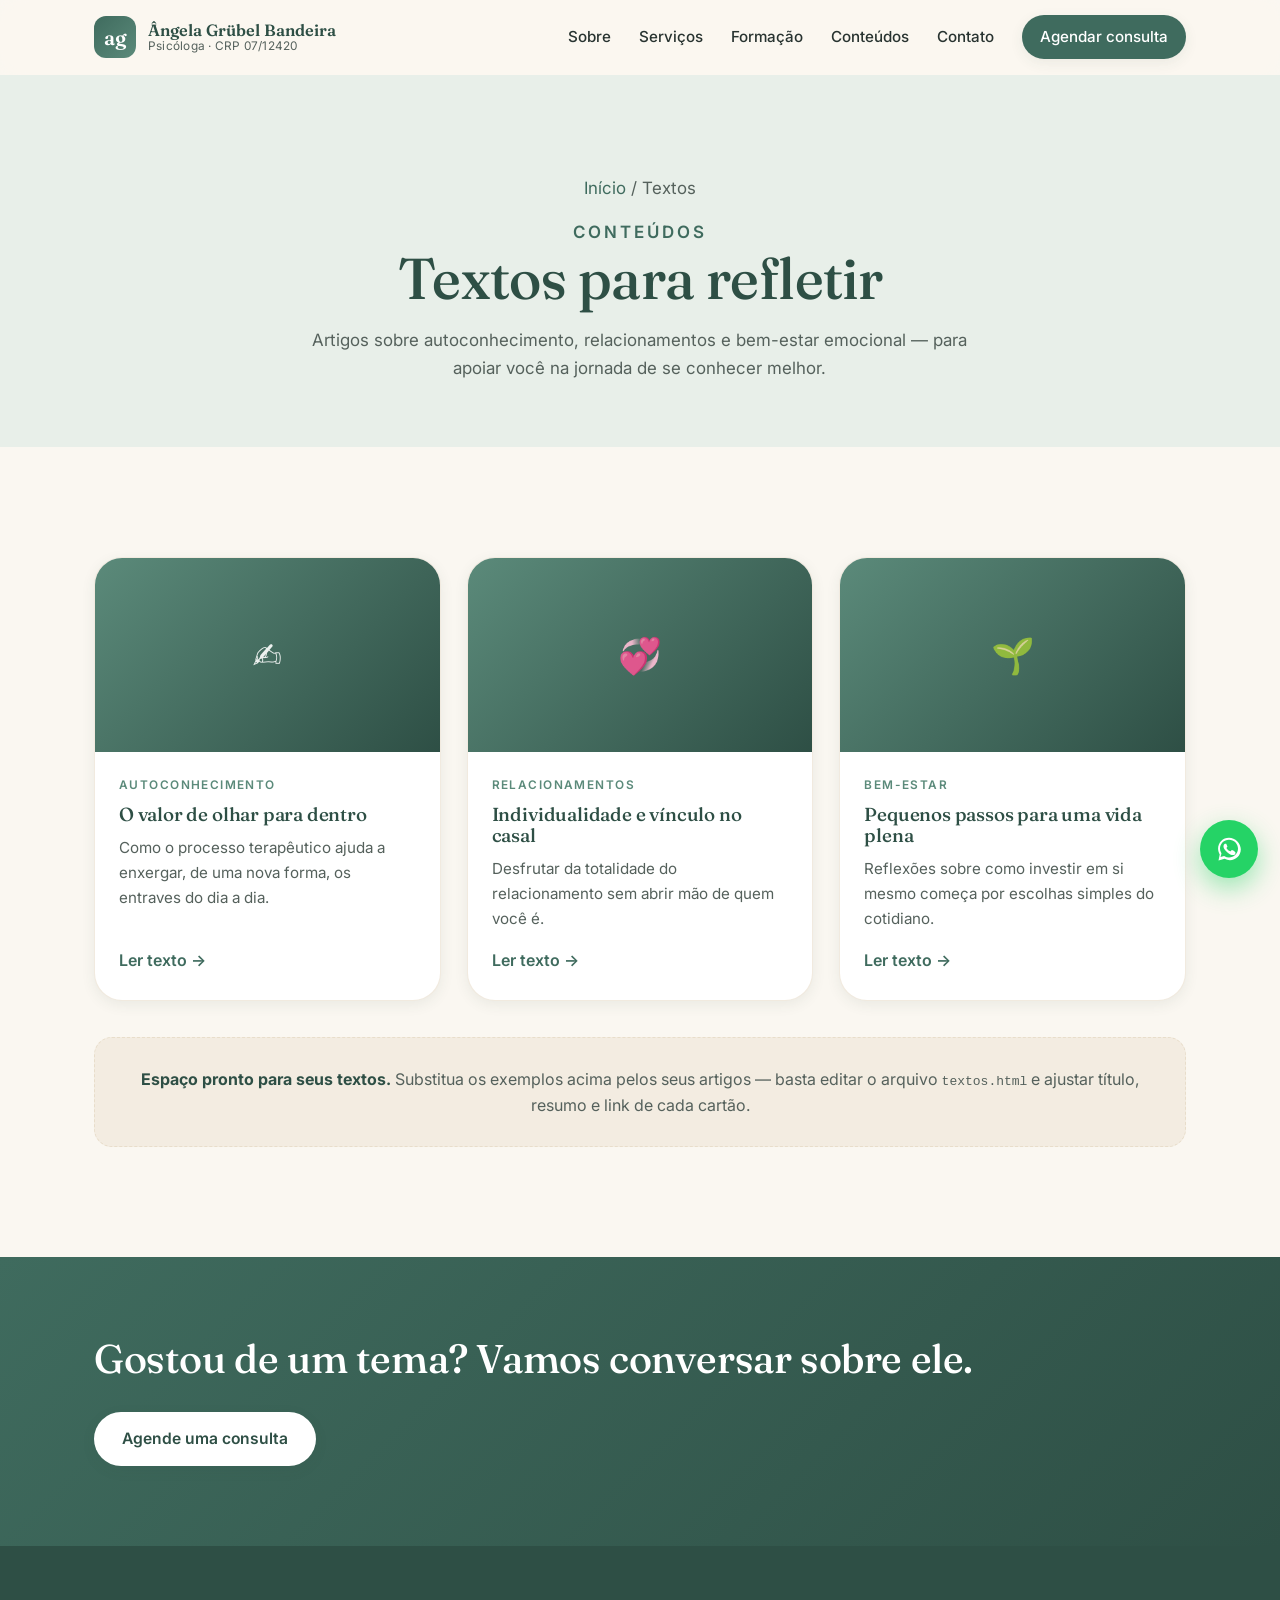
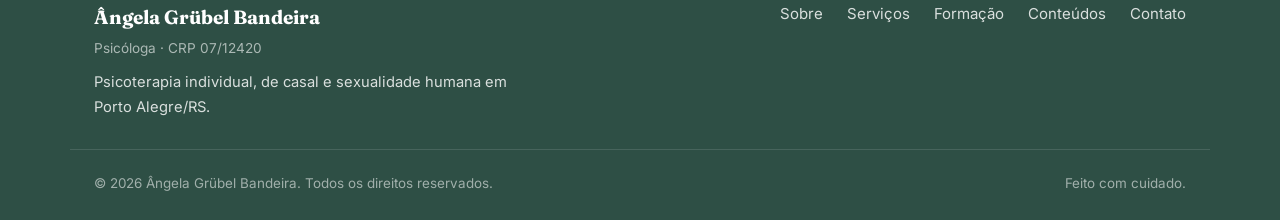
<file: textos.html>
<!DOCTYPE html>
<html lang="pt-BR">
<head>
  <meta charset="UTF-8" />
  <meta name="viewport" content="width=device-width, initial-scale=1.0" />
  <title>Textos — Ângela Grübel Bandeira | Psicóloga</title>
  <meta name="description" content="Artigos e textos da psicóloga Ângela Grübel Bandeira sobre autoconhecimento, relacionamentos e bem-estar emocional." />
  <meta name="theme-color" content="#3f6b5e" />
  <link rel="preconnect" href="https://fonts.googleapis.com" />
  <link rel="preconnect" href="https://fonts.gstatic.com" crossorigin />
  <link href="https://fonts.googleapis.com/css2?family=Fraunces:opsz,wght@9..144,400;9..144,500;9..144,600&family=Inter:wght@300;400;500;600&display=swap" rel="stylesheet" />
  <link rel="stylesheet" href="styles.css" />
</head>
<body>
  <a class="skip-link" href="#conteudo">Pular para o conteúdo</a>

  <header class="header" id="topo">
    <div class="container header__inner">
      <a href="index.html" class="brand" aria-label="Ângela Grübel Bandeira — Início">
        <span class="brand__mark" aria-hidden="true">ag</span>
        <span class="brand__text">
          <strong>Ângela Grübel Bandeira</strong>
          <small>Psicóloga · CRP 07/12420</small>
        </span>
      </a>
      <nav class="nav" id="nav" aria-label="Navegação principal">
        <a href="index.html#sobre">Sobre</a>
        <a href="index.html#servicos">Serviços</a>
        <a href="index.html#formacao">Formação</a>
        <a href="index.html#conteudos">Conteúdos</a>
        <a href="index.html#contato">Contato</a>
        <a href="https://wa.me/5551996040806?text=Ol%C3%A1%2C%20gostaria%20de%20agendar%20uma%20consulta." class="btn btn--small nav__cta" target="_blank" rel="noopener">Agendar consulta</a>
      </nav>
      <button class="nav-toggle" id="navToggle" aria-label="Abrir menu" aria-expanded="false" aria-controls="nav">
        <span></span><span></span><span></span>
      </button>
    </div>
  </header>

  <main id="conteudo">
    <section class="page-hero">
      <div class="container">
        <p class="breadcrumb"><a href="index.html">Início</a> / Textos</p>
        <p class="eyebrow">Conteúdos</p>
        <h1>Textos para refletir</h1>
        <p>Artigos sobre autoconhecimento, relacionamentos e bem-estar emocional — para apoiar você na jornada de se conhecer melhor.</p>
      </div>
    </section>

    <section class="section">
      <div class="container">
        <div class="posts">
          <article class="post reveal">
            <div class="post__thumb" aria-hidden="true">✍️</div>
            <div class="post__body">
              <span class="post__tag">Autoconhecimento</span>
              <h3>O valor de olhar para dentro</h3>
              <p>Como o processo terapêutico ajuda a enxergar, de uma nova forma, os entraves do dia a dia.</p>
              <a class="post__cta" href="#">Ler texto &rarr;</a>
            </div>
          </article>
          <article class="post reveal">
            <div class="post__thumb" aria-hidden="true">💞</div>
            <div class="post__body">
              <span class="post__tag">Relacionamentos</span>
              <h3>Individualidade e vínculo no casal</h3>
              <p>Desfrutar da totalidade do relacionamento sem abrir mão de quem você é.</p>
              <a class="post__cta" href="#">Ler texto &rarr;</a>
            </div>
          </article>
          <article class="post reveal">
            <div class="post__thumb" aria-hidden="true">🌱</div>
            <div class="post__body">
              <span class="post__tag">Bem-estar</span>
              <h3>Pequenos passos para uma vida plena</h3>
              <p>Reflexões sobre como investir em si mesmo começa por escolhas simples do cotidiano.</p>
              <a class="post__cta" href="#">Ler texto &rarr;</a>
            </div>
          </article>
        </div>

        <p class="empty-note"><strong>Espaço pronto para seus textos.</strong> Substitua os exemplos acima pelos seus artigos — basta editar o arquivo <code>textos.html</code> e ajustar título, resumo e link de cada cartão.</p>
      </div>
    </section>

    <section class="cta-band">
      <div class="container cta-band__inner reveal">
        <h2>Gostou de um tema? Vamos conversar sobre ele.</h2>
        <a href="https://wa.me/5551996040806?text=Ol%C3%A1%2C%20gostaria%20de%20agendar%20uma%20consulta." class="btn btn--light" target="_blank" rel="noopener">Agende uma consulta</a>
      </div>
    </section>
  </main>

  <footer class="footer">
    <div class="container footer__inner">
      <div class="footer__brand">
        <strong>Ângela Grübel Bandeira</strong>
        <span>Psicóloga · CRP 07/12420</span>
        <p>Psicoterapia individual, de casal e sexualidade humana em Porto Alegre/RS.</p>
      </div>
      <nav class="footer__nav" aria-label="Rodapé">
        <a href="index.html#sobre">Sobre</a>
        <a href="index.html#servicos">Serviços</a>
        <a href="index.html#formacao">Formação</a>
        <a href="index.html#conteudos">Conteúdos</a>
        <a href="index.html#contato">Contato</a>
      </nav>
    </div>
    <div class="container footer__bottom">
      <span>&copy; <span id="ano"></span> Ângela Grübel Bandeira. Todos os direitos reservados.</span>
      <span>Feito com cuidado.</span>
    </div>
  </footer>

  <a href="https://wa.me/5551996040806?text=Ol%C3%A1%2C%20gostaria%20de%20agendar%20uma%20consulta." class="whatsapp-float" target="_blank" rel="noopener" aria-label="Falar no WhatsApp">
    <svg viewBox="0 0 32 32" width="28" height="28" aria-hidden="true" fill="currentColor">
      <path d="M16 3C9 3 3.5 8.5 3.5 15.5c0 2.4.7 4.7 1.9 6.7L4 29l7-1.8c1.9 1 4 1.6 6 1.6 7 0 12.5-5.5 12.5-12.5S23 3 16 3zm0 22.7c-1.8 0-3.6-.5-5.1-1.4l-.4-.2-4.2 1.1 1.1-4.1-.2-.4c-1-1.6-1.5-3.4-1.5-5.2 0-5.6 4.6-10.2 10.3-10.2 5.7 0 10.3 4.6 10.3 10.2S21.7 25.7 16 25.7zm5.7-7.6c-.3-.2-1.8-.9-2.1-1-.3-.1-.5-.2-.7.2-.2.3-.8 1-.9 1.2-.2.2-.3.2-.6.1-1.8-.9-3-1.6-4.2-3.6-.3-.5.3-.5.9-1.6.1-.2 0-.4 0-.6 0-.2-.7-1.7-1-2.3-.3-.6-.5-.5-.7-.5h-.6c-.2 0-.6.1-.9.4-.3.3-1.2 1.2-1.2 2.8 0 1.7 1.2 3.3 1.4 3.5.2.2 2.4 3.7 5.9 5.2 2.2.9 3 1 4.1.9.7-.1 1.8-.7 2.1-1.5.3-.7.3-1.4.2-1.5-.1-.2-.3-.2-.6-.4z"/>
    </svg>
  </a>

  <script src="script.js"></script>
</body>
</html>
</file>
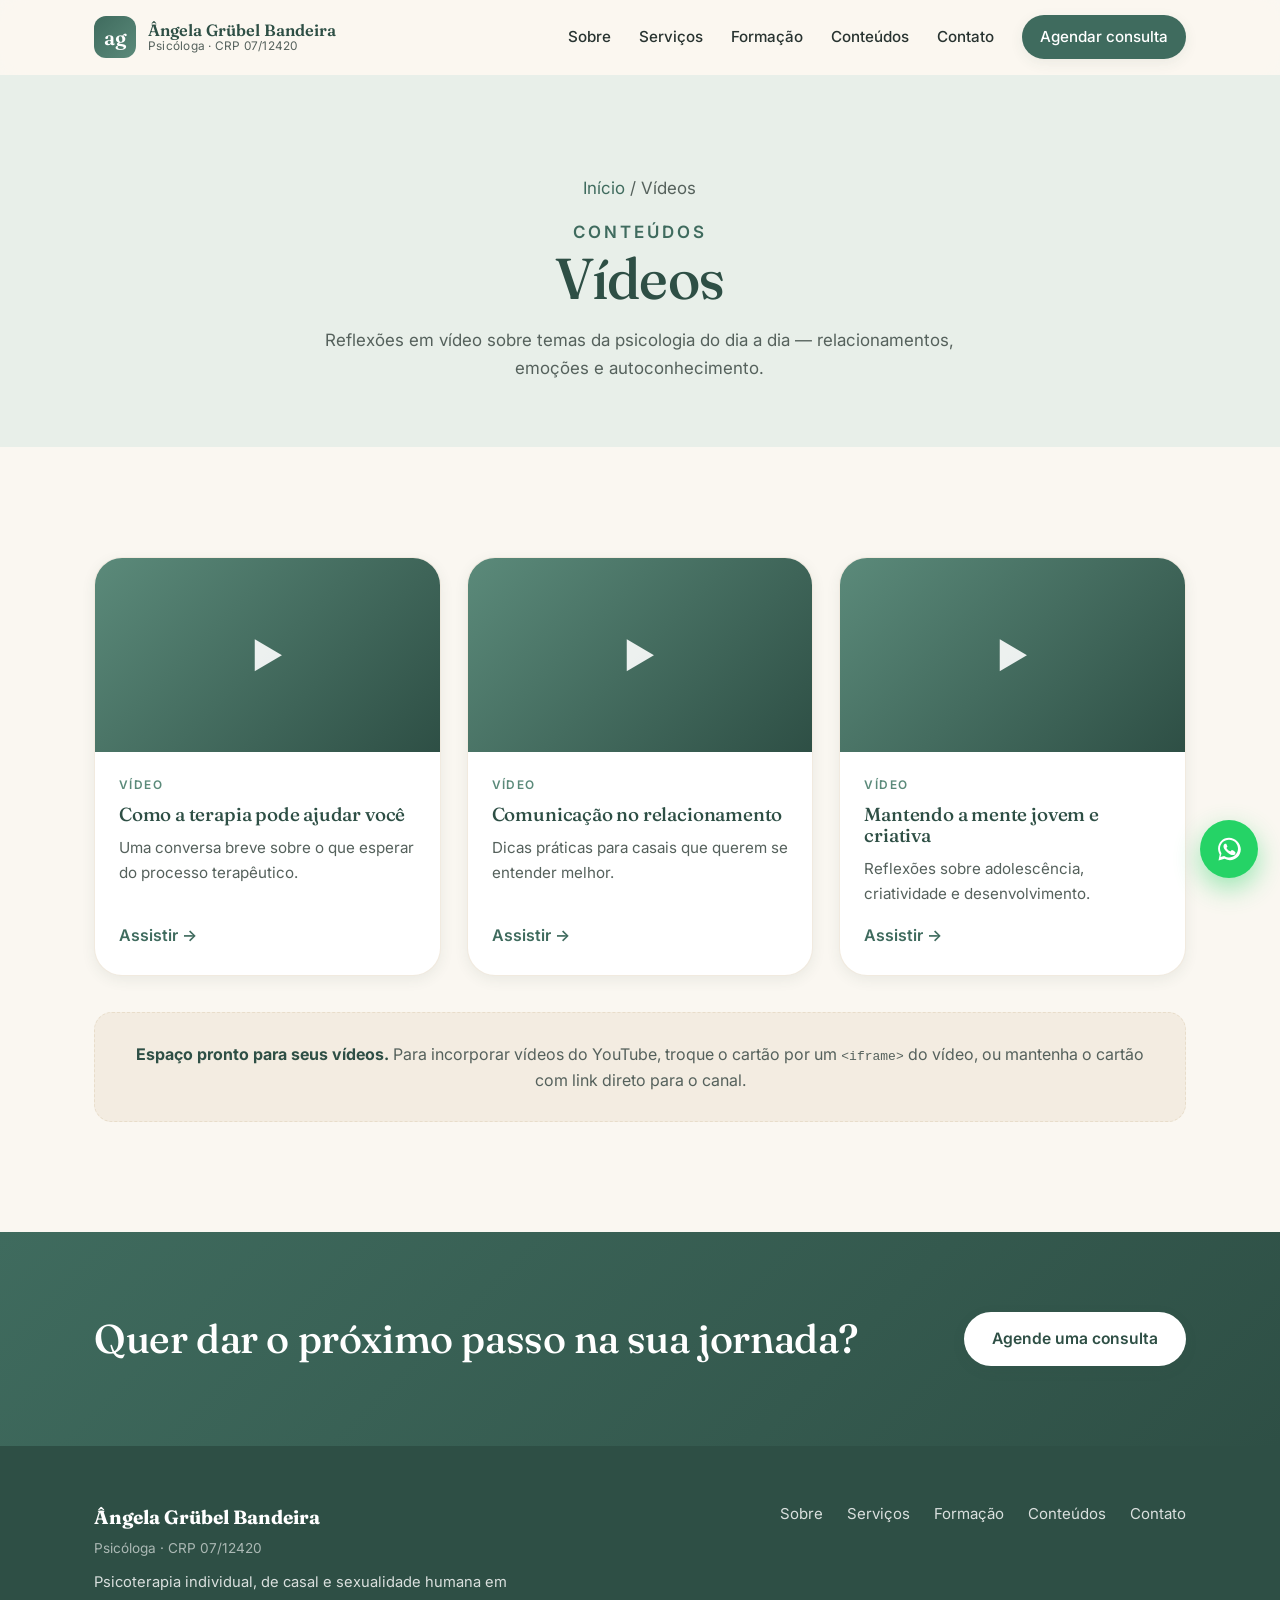
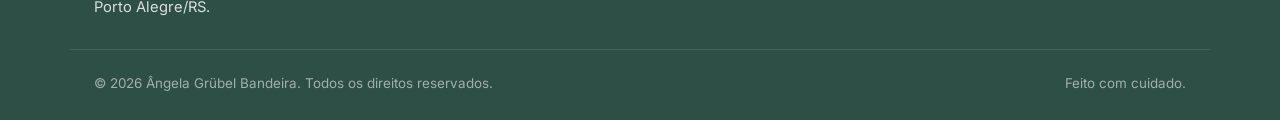
<file: videos.html>
<!DOCTYPE html>
<html lang="pt-BR">
<head>
  <meta charset="UTF-8" />
  <meta name="viewport" content="width=device-width, initial-scale=1.0" />
  <title>Vídeos — Ângela Grübel Bandeira | Psicóloga</title>
  <meta name="description" content="Vídeos da psicóloga Ângela Grübel Bandeira com reflexões sobre psicologia, relacionamentos e saúde emocional do dia a dia." />
  <meta name="theme-color" content="#3f6b5e" />
  <link rel="preconnect" href="https://fonts.googleapis.com" />
  <link rel="preconnect" href="https://fonts.gstatic.com" crossorigin />
  <link href="https://fonts.googleapis.com/css2?family=Fraunces:opsz,wght@9..144,400;9..144,500;9..144,600&family=Inter:wght@300;400;500;600&display=swap" rel="stylesheet" />
  <link rel="stylesheet" href="styles.css" />
</head>
<body>
  <a class="skip-link" href="#conteudo">Pular para o conteúdo</a>

  <header class="header" id="topo">
    <div class="container header__inner">
      <a href="index.html" class="brand" aria-label="Ângela Grübel Bandeira — Início">
        <span class="brand__mark" aria-hidden="true">ag</span>
        <span class="brand__text">
          <strong>Ângela Grübel Bandeira</strong>
          <small>Psicóloga · CRP 07/12420</small>
        </span>
      </a>
      <nav class="nav" id="nav" aria-label="Navegação principal">
        <a href="index.html#sobre">Sobre</a>
        <a href="index.html#servicos">Serviços</a>
        <a href="index.html#formacao">Formação</a>
        <a href="index.html#conteudos">Conteúdos</a>
        <a href="index.html#contato">Contato</a>
        <a href="https://wa.me/5551996040806?text=Ol%C3%A1%2C%20gostaria%20de%20agendar%20uma%20consulta." class="btn btn--small nav__cta" target="_blank" rel="noopener">Agendar consulta</a>
      </nav>
      <button class="nav-toggle" id="navToggle" aria-label="Abrir menu" aria-expanded="false" aria-controls="nav">
        <span></span><span></span><span></span>
      </button>
    </div>
  </header>

  <main id="conteudo">
    <section class="page-hero">
      <div class="container">
        <p class="breadcrumb"><a href="index.html">Início</a> / Vídeos</p>
        <p class="eyebrow">Conteúdos</p>
        <h1>Vídeos</h1>
        <p>Reflexões em vídeo sobre temas da psicologia do dia a dia — relacionamentos, emoções e autoconhecimento.</p>
      </div>
    </section>

    <section class="section">
      <div class="container">
        <div class="posts">
          <article class="post reveal">
            <div class="post__thumb" aria-hidden="true">▶️</div>
            <div class="post__body">
              <span class="post__tag">Vídeo</span>
              <h3>Como a terapia pode ajudar você</h3>
              <p>Uma conversa breve sobre o que esperar do processo terapêutico.</p>
              <a class="post__cta" href="#">Assistir &rarr;</a>
            </div>
          </article>
          <article class="post reveal">
            <div class="post__thumb" aria-hidden="true">▶️</div>
            <div class="post__body">
              <span class="post__tag">Vídeo</span>
              <h3>Comunicação no relacionamento</h3>
              <p>Dicas práticas para casais que querem se entender melhor.</p>
              <a class="post__cta" href="#">Assistir &rarr;</a>
            </div>
          </article>
          <article class="post reveal">
            <div class="post__thumb" aria-hidden="true">▶️</div>
            <div class="post__body">
              <span class="post__tag">Vídeo</span>
              <h3>Mantendo a mente jovem e criativa</h3>
              <p>Reflexões sobre adolescência, criatividade e desenvolvimento.</p>
              <a class="post__cta" href="#">Assistir &rarr;</a>
            </div>
          </article>
        </div>

        <p class="empty-note"><strong>Espaço pronto para seus vídeos.</strong> Para incorporar vídeos do YouTube, troque o cartão por um <code>&lt;iframe&gt;</code> do vídeo, ou mantenha o cartão com link direto para o canal.</p>
      </div>
    </section>

    <section class="cta-band">
      <div class="container cta-band__inner reveal">
        <h2>Quer dar o próximo passo na sua jornada?</h2>
        <a href="https://wa.me/5551996040806?text=Ol%C3%A1%2C%20gostaria%20de%20agendar%20uma%20consulta." class="btn btn--light" target="_blank" rel="noopener">Agende uma consulta</a>
      </div>
    </section>
  </main>

  <footer class="footer">
    <div class="container footer__inner">
      <div class="footer__brand">
        <strong>Ângela Grübel Bandeira</strong>
        <span>Psicóloga · CRP 07/12420</span>
        <p>Psicoterapia individual, de casal e sexualidade humana em Porto Alegre/RS.</p>
      </div>
      <nav class="footer__nav" aria-label="Rodapé">
        <a href="index.html#sobre">Sobre</a>
        <a href="index.html#servicos">Serviços</a>
        <a href="index.html#formacao">Formação</a>
        <a href="index.html#conteudos">Conteúdos</a>
        <a href="index.html#contato">Contato</a>
      </nav>
    </div>
    <div class="container footer__bottom">
      <span>&copy; <span id="ano"></span> Ângela Grübel Bandeira. Todos os direitos reservados.</span>
      <span>Feito com cuidado.</span>
    </div>
  </footer>

  <a href="https://wa.me/5551996040806?text=Ol%C3%A1%2C%20gostaria%20de%20agendar%20uma%20consulta." class="whatsapp-float" target="_blank" rel="noopener" aria-label="Falar no WhatsApp">
    <svg viewBox="0 0 32 32" width="28" height="28" aria-hidden="true" fill="currentColor">
      <path d="M16 3C9 3 3.5 8.5 3.5 15.5c0 2.4.7 4.7 1.9 6.7L4 29l7-1.8c1.9 1 4 1.6 6 1.6 7 0 12.5-5.5 12.5-12.5S23 3 16 3zm0 22.7c-1.8 0-3.6-.5-5.1-1.4l-.4-.2-4.2 1.1 1.1-4.1-.2-.4c-1-1.6-1.5-3.4-1.5-5.2 0-5.6 4.6-10.2 10.3-10.2 5.7 0 10.3 4.6 10.3 10.2S21.7 25.7 16 25.7zm5.7-7.6c-.3-.2-1.8-.9-2.1-1-.3-.1-.5-.2-.7.2-.2.3-.8 1-.9 1.2-.2.2-.3.2-.6.1-1.8-.9-3-1.6-4.2-3.6-.3-.5.3-.5.9-1.6.1-.2 0-.4 0-.6 0-.2-.7-1.7-1-2.3-.3-.6-.5-.5-.7-.5h-.6c-.2 0-.6.1-.9.4-.3.3-1.2 1.2-1.2 2.8 0 1.7 1.2 3.3 1.4 3.5.2.2 2.4 3.7 5.9 5.2 2.2.9 3 1 4.1.9.7-.1 1.8-.7 2.1-1.5.3-.7.3-1.4.2-1.5-.1-.2-.3-.2-.6-.4z"/>
    </svg>
  </a>

  <script src="script.js"></script>
</body>
</html>
</file>
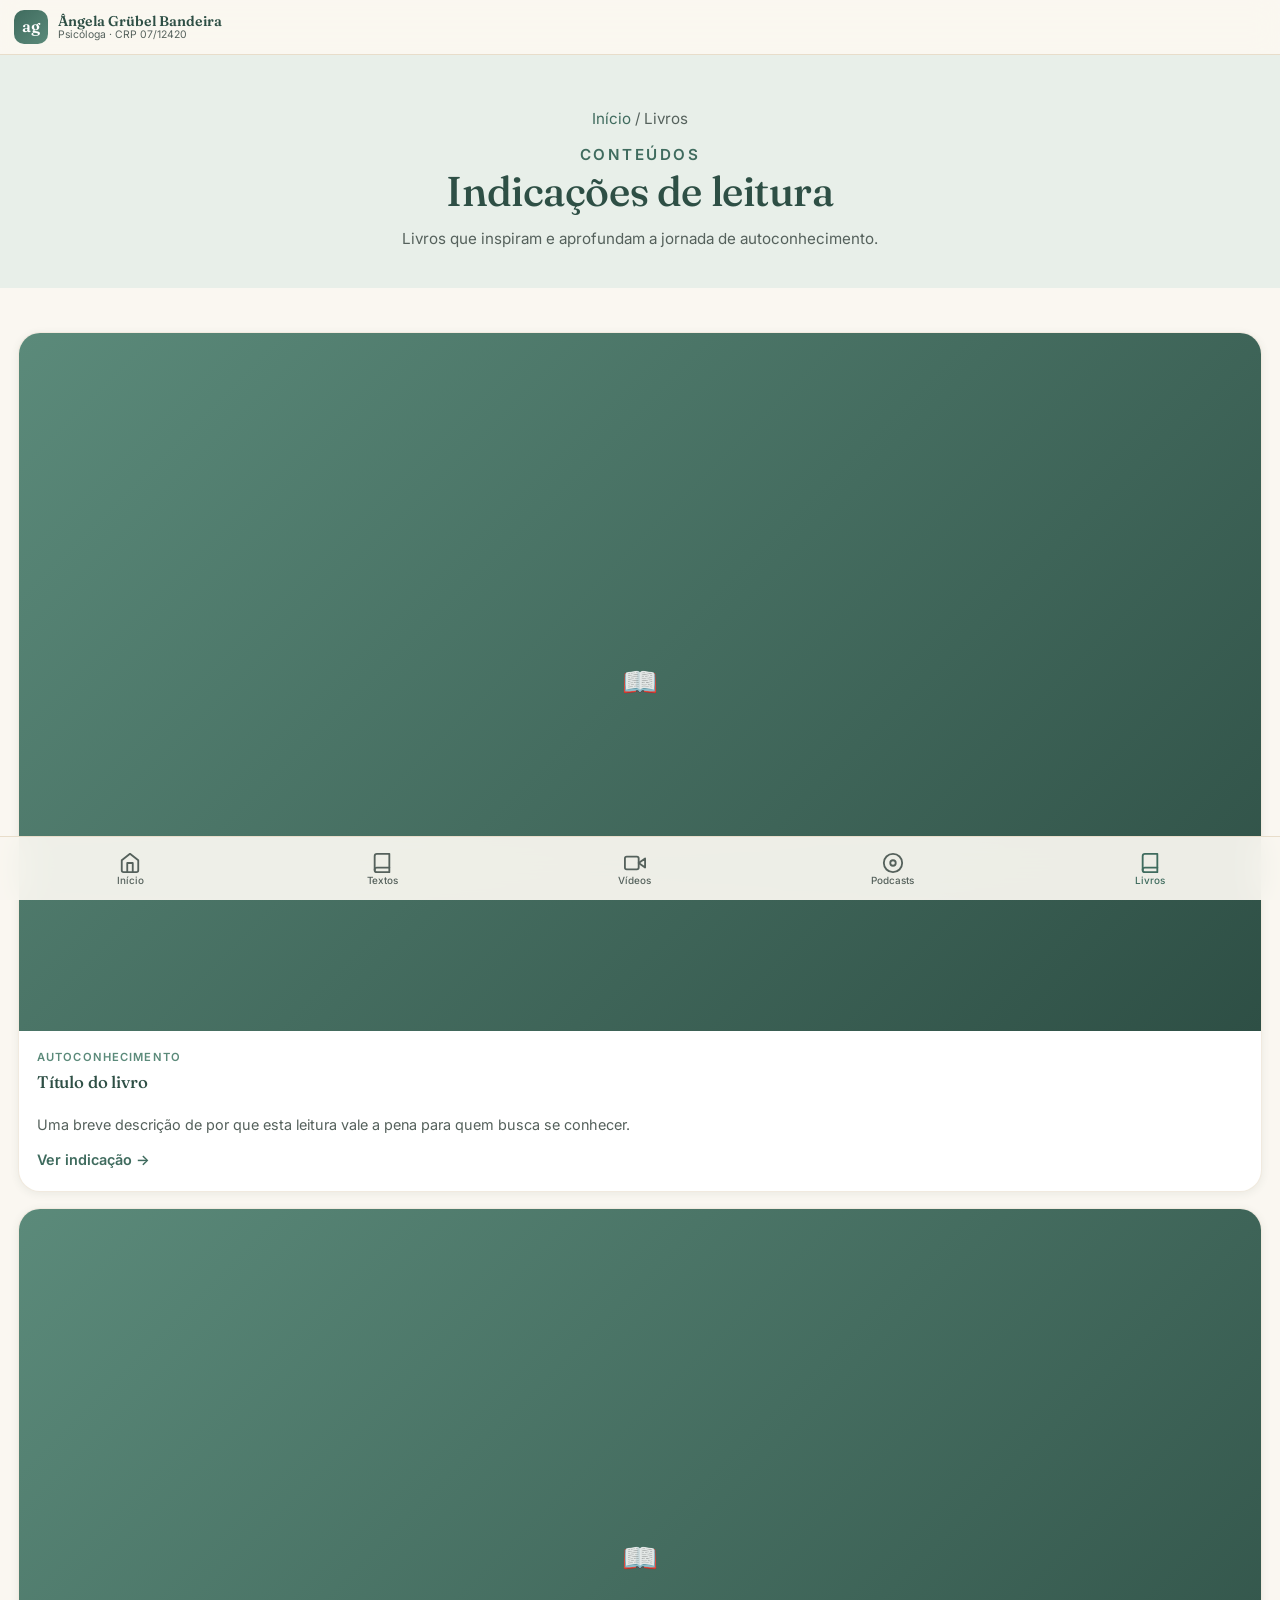
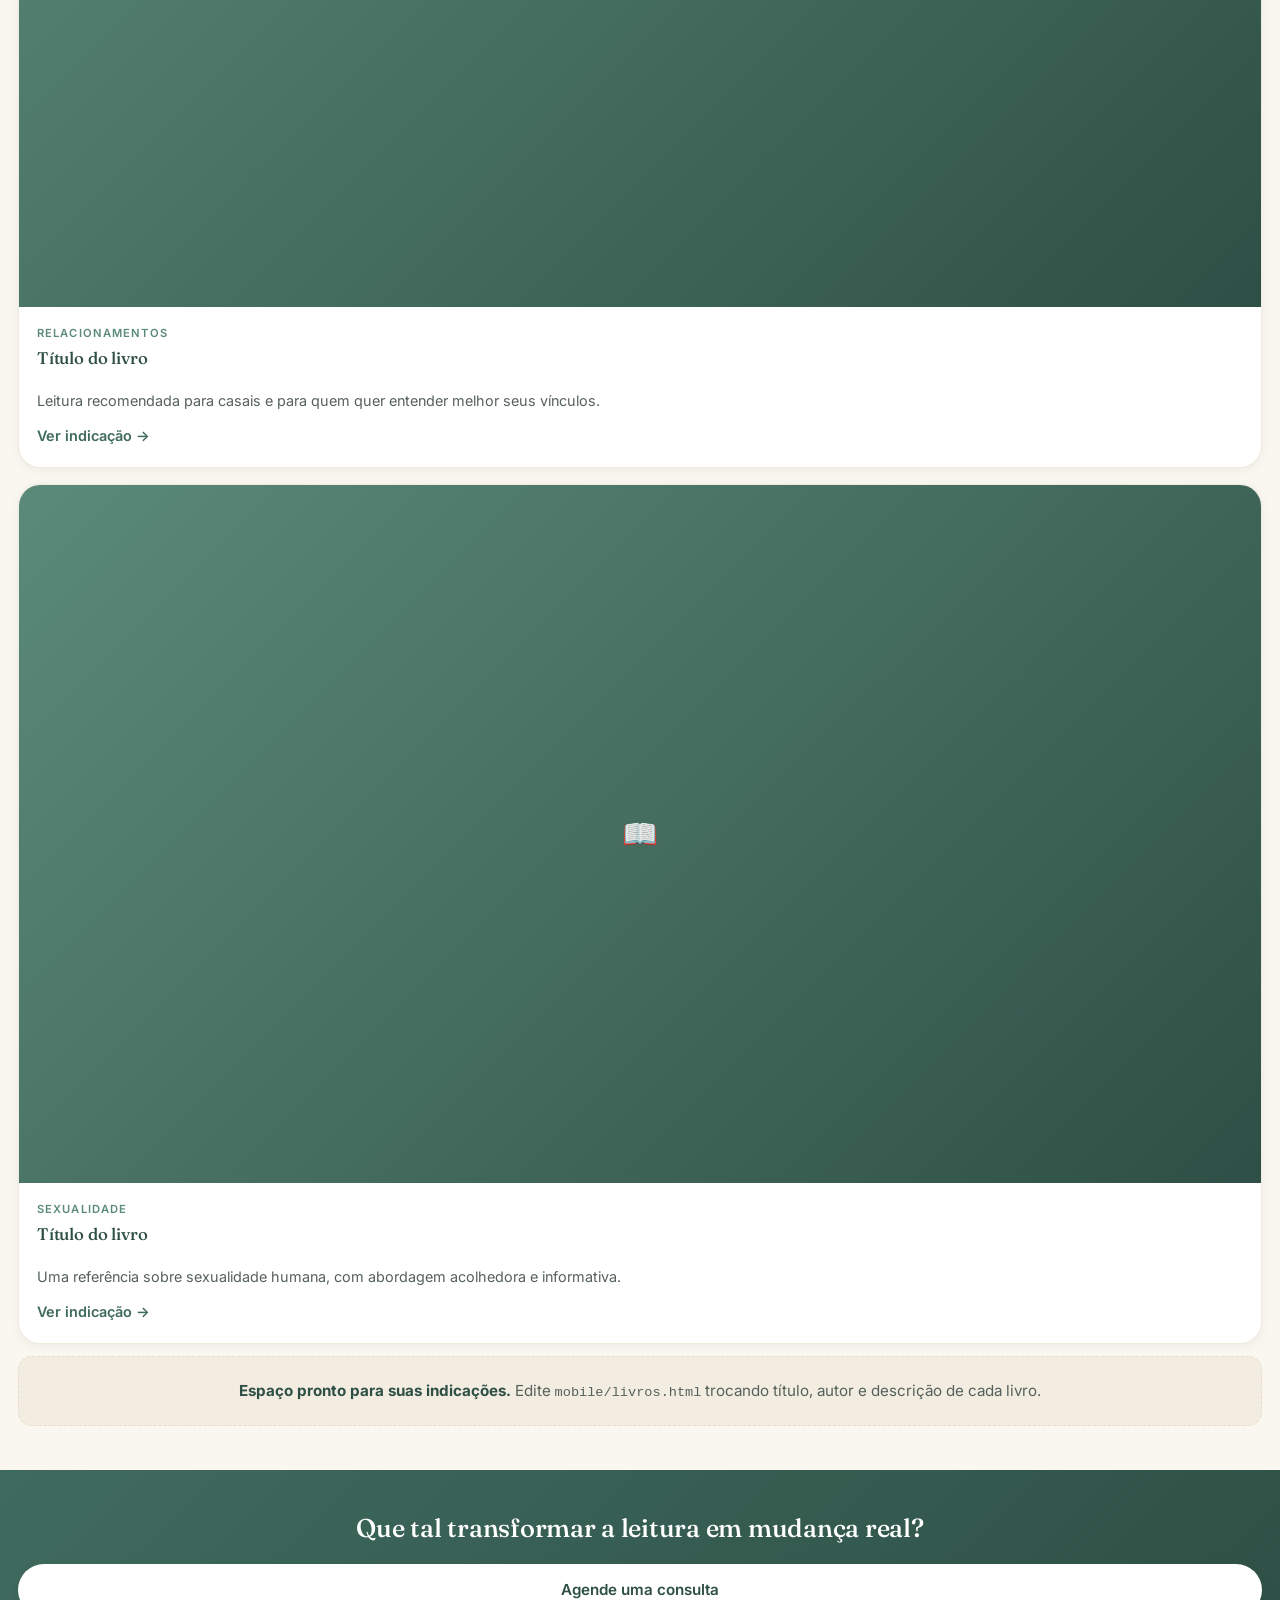
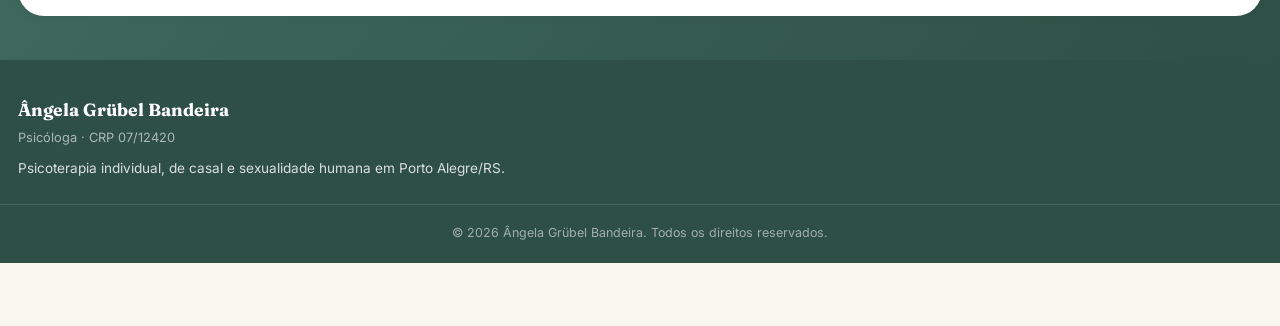
<file: vers_mobile/livros.html>
<!DOCTYPE html>
<html lang="pt-BR">
<head>
  <meta charset="UTF-8" />
  <meta name="viewport" content="width=device-width, initial-scale=1.0, maximum-scale=1.0, user-scalable=no" />
  <title>Livros — Ângela Grübel Bandeira</title>
  <meta name="description" content="Indicações de leitura da psicóloga Ângela Grübel Bandeira sobre psicologia, relacionamentos e autoconhecimento." />
  <meta name="theme-color" content="#3f6b5e" />
  <meta name="apple-mobile-web-app-capable" content="yes" />
  <link rel="preconnect" href="https://fonts.googleapis.com" />
  <link rel="preconnect" href="https://fonts.gstatic.com" crossorigin />
  <link href="https://fonts.googleapis.com/css2?family=Fraunces:opsz,wght@9..144,400;9..144,500;9..144,600&family=Inter:wght@300;400;500;600&display=swap" rel="stylesheet" />
  <link rel="stylesheet" href="styles.css" />
</head>
<body>
  <header class="topbar" id="topo">
    <div class="topbar__inner">
      <a href="index.html" class="topbar__brand">
        <span class="topbar__mark" aria-hidden="true">ag</span>
        <span class="topbar__text">
          <strong>Ângela Grübel Bandeira</strong>
          <small>Psicóloga · CRP 07/12420</small>
        </span>
      </a>
    </div>
  </header>

  <main>
    <section class="page-hero">
      <div class="container" style="padding:0">
        <p class="breadcrumb"><a href="index.html">Início</a> / Livros</p>
        <p class="eyebrow">Conteúdos</p>
        <h1>Indicações de leitura</h1>
        <p>Livros que inspiram e aprofundam a jornada de autoconhecimento.</p>
      </div>
    </section>

    <section class="section">
      <div class="container">
        <div class="posts">
          <article class="post">
            <div class="post__thumb" aria-hidden="true">📖</div>
            <div class="post__body">
              <span class="post__tag">Autoconhecimento</span>
              <h3>Título do livro</h3>
              <p>Uma breve descrição de por que esta leitura vale a pena para quem busca se conhecer.</p>
              <a class="post__cta" href="#">Ver indicação &rarr;</a>
            </div>
          </article>
          <article class="post">
            <div class="post__thumb" aria-hidden="true">📖</div>
            <div class="post__body">
              <span class="post__tag">Relacionamentos</span>
              <h3>Título do livro</h3>
              <p>Leitura recomendada para casais e para quem quer entender melhor seus vínculos.</p>
              <a class="post__cta" href="#">Ver indicação &rarr;</a>
            </div>
          </article>
          <article class="post">
            <div class="post__thumb" aria-hidden="true">📖</div>
            <div class="post__body">
              <span class="post__tag">Sexualidade</span>
              <h3>Título do livro</h3>
              <p>Uma referência sobre sexualidade humana, com abordagem acolhedora e informativa.</p>
              <a class="post__cta" href="#">Ver indicação &rarr;</a>
            </div>
          </article>
        </div>
        <p class="empty-note"><strong>Espaço pronto para suas indicações.</strong> Edite <code>mobile/livros.html</code> trocando título, autor e descrição de cada livro.</p>
      </div>
    </section>

    <section class="cta-band">
      <div class="container cta-band__inner">
        <h2>Que tal transformar a leitura em mudança real?</h2>
        <a href="https://wa.me/5551996040806?text=Ol%C3%A1%2C%20gostaria%20de%20agendar%20uma%20consulta." class="btn btn--light">Agende uma consulta</a>
      </div>
    </section>
  </main>

  <footer class="footer">
    <div class="container footer__inner">
      <div class="footer__brand">
        <strong>Ângela Grübel Bandeira</strong>
        <span>Psicóloga · CRP 07/12420</span>
        <p>Psicoterapia individual, de casal e sexualidade humana em Porto Alegre/RS.</p>
      </div>
    </div>
    <div class="container footer__bottom">
      <span>&copy; <span id="ano"></span> Ângela Grübel Bandeira. Todos os direitos reservados.</span>
    </div>
  </footer>

  <nav class="bottom-nav" aria-label="Navegação rápida">
    <a href="index.html" class="bottom-nav__item"><svg viewBox="0 0 24 24" width="22" height="22" fill="none" stroke="currentColor" stroke-width="2" stroke-linecap="round" stroke-linejoin="round"><path d="M3 9l9-7 9 7v11a2 2 0 0 1-2 2H5a2 2 0 0 1-2-2z"/><polyline points="9 22 9 12 15 12 15 22"/></svg><span>Início</span></a>
    <a href="textos.html" class="bottom-nav__item"><svg viewBox="0 0 24 24" width="22" height="22" fill="none" stroke="currentColor" stroke-width="2" stroke-linecap="round" stroke-linejoin="round"><path d="M4 19.5A2.5 2.5 0 0 1 6.5 17H20"/><path d="M6.5 2H20v20H6.5A2.5 2.5 0 0 1 4 19.5v-15A2.5 2.5 0 0 1 6.5 2z"/></svg><span>Textos</span></a>
    <a href="videos.html" class="bottom-nav__item"><svg viewBox="0 0 24 24" width="22" height="22" fill="none" stroke="currentColor" stroke-width="2" stroke-linecap="round" stroke-linejoin="round"><polygon points="23 7 16 12 23 17 23 7"/><rect x="1" y="5" width="15" height="14" rx="2" ry="2"/></svg><span>Vídeos</span></a>
    <a href="podcasts.html" class="bottom-nav__item"><svg viewBox="0 0 24 24" width="22" height="22" fill="none" stroke="currentColor" stroke-width="2" stroke-linecap="round" stroke-linejoin="round"><circle cx="12" cy="12" r="10"/><circle cx="12" cy="12" r="3"/></svg><span>Podcasts</span></a>
    <a href="livros.html" class="bottom-nav__item bottom-nav__item--active"><svg viewBox="0 0 24 24" width="22" height="22" fill="none" stroke="currentColor" stroke-width="2" stroke-linecap="round" stroke-linejoin="round"><path d="M4 19.5A2.5 2.5 0 0 1 6.5 17H20"/><path d="M6.5 2H20v20H6.5A2.5 2.5 0 0 1 4 19.5v-15A2.5 2.5 0 0 1 6.5 2z"/></svg><span>Livros</span></a>
  </nav>

  <script src="script.js"></script>
</body>
</html>
</file>
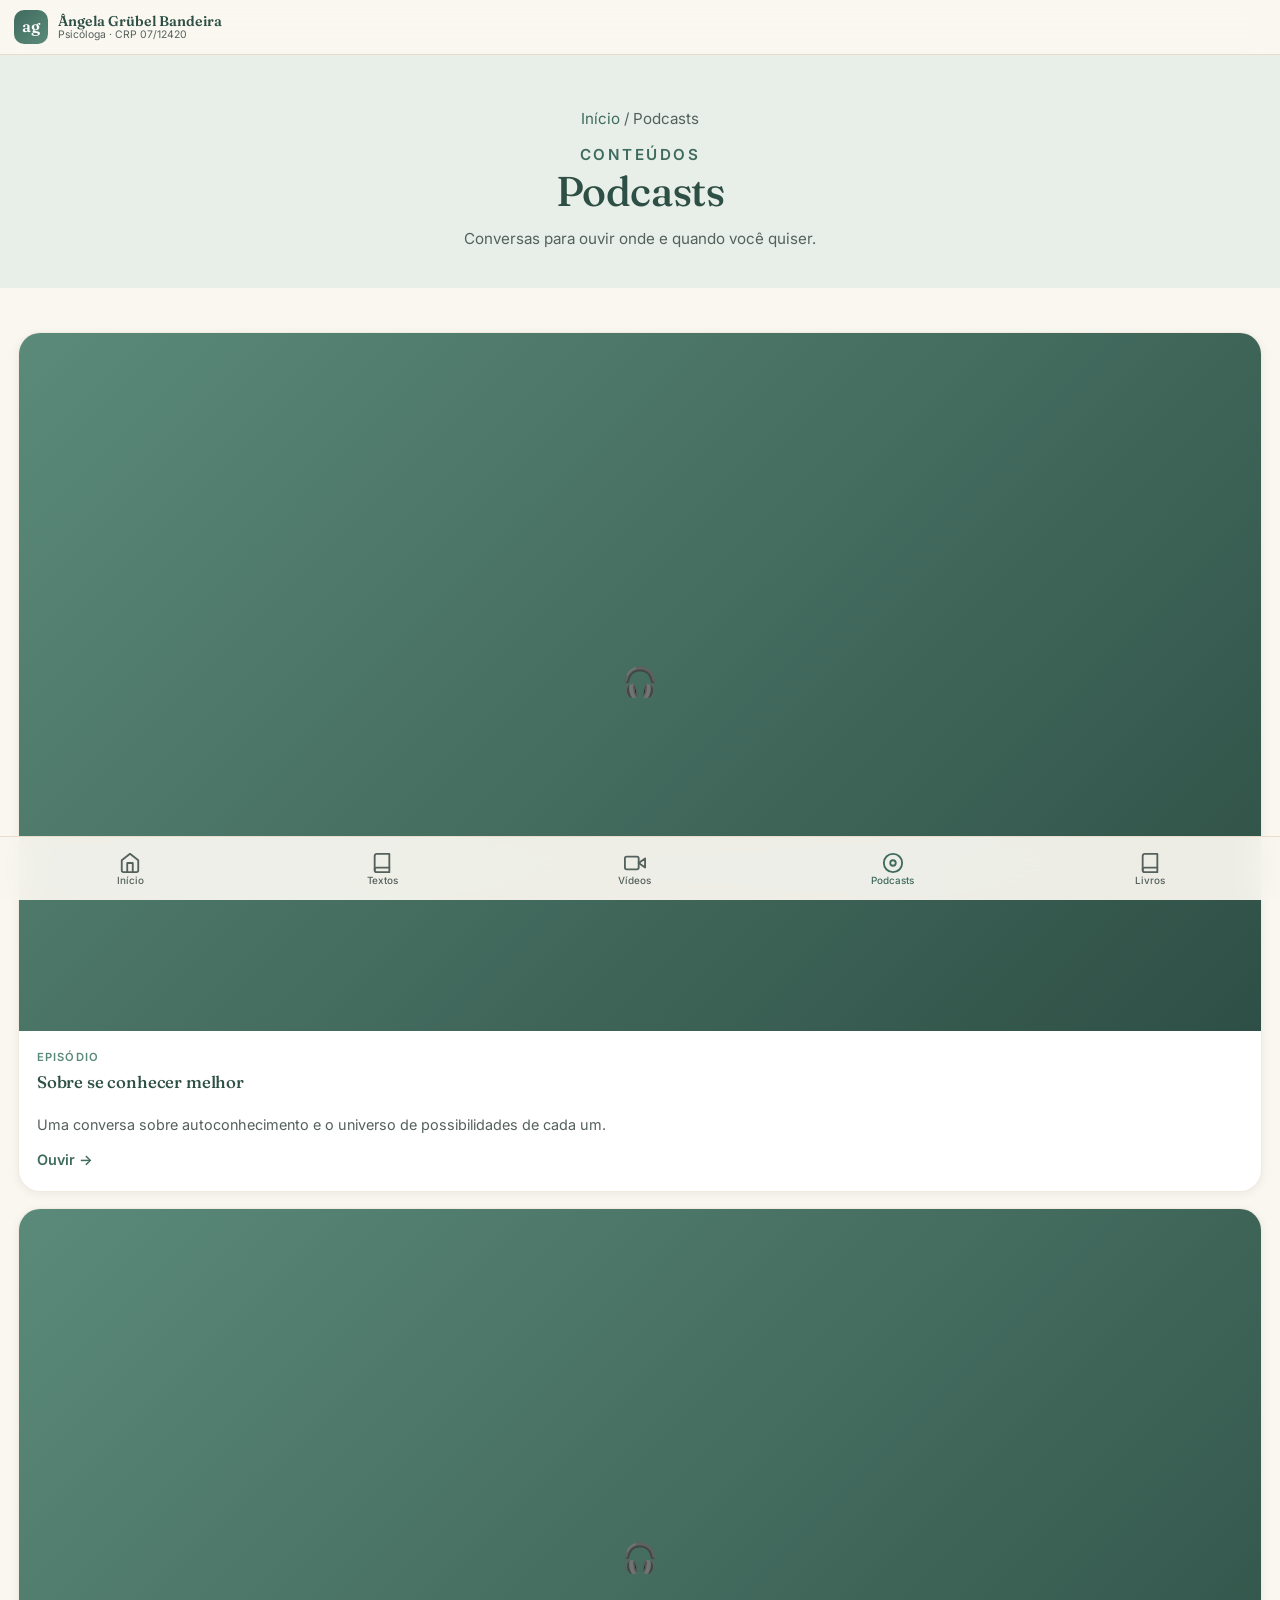
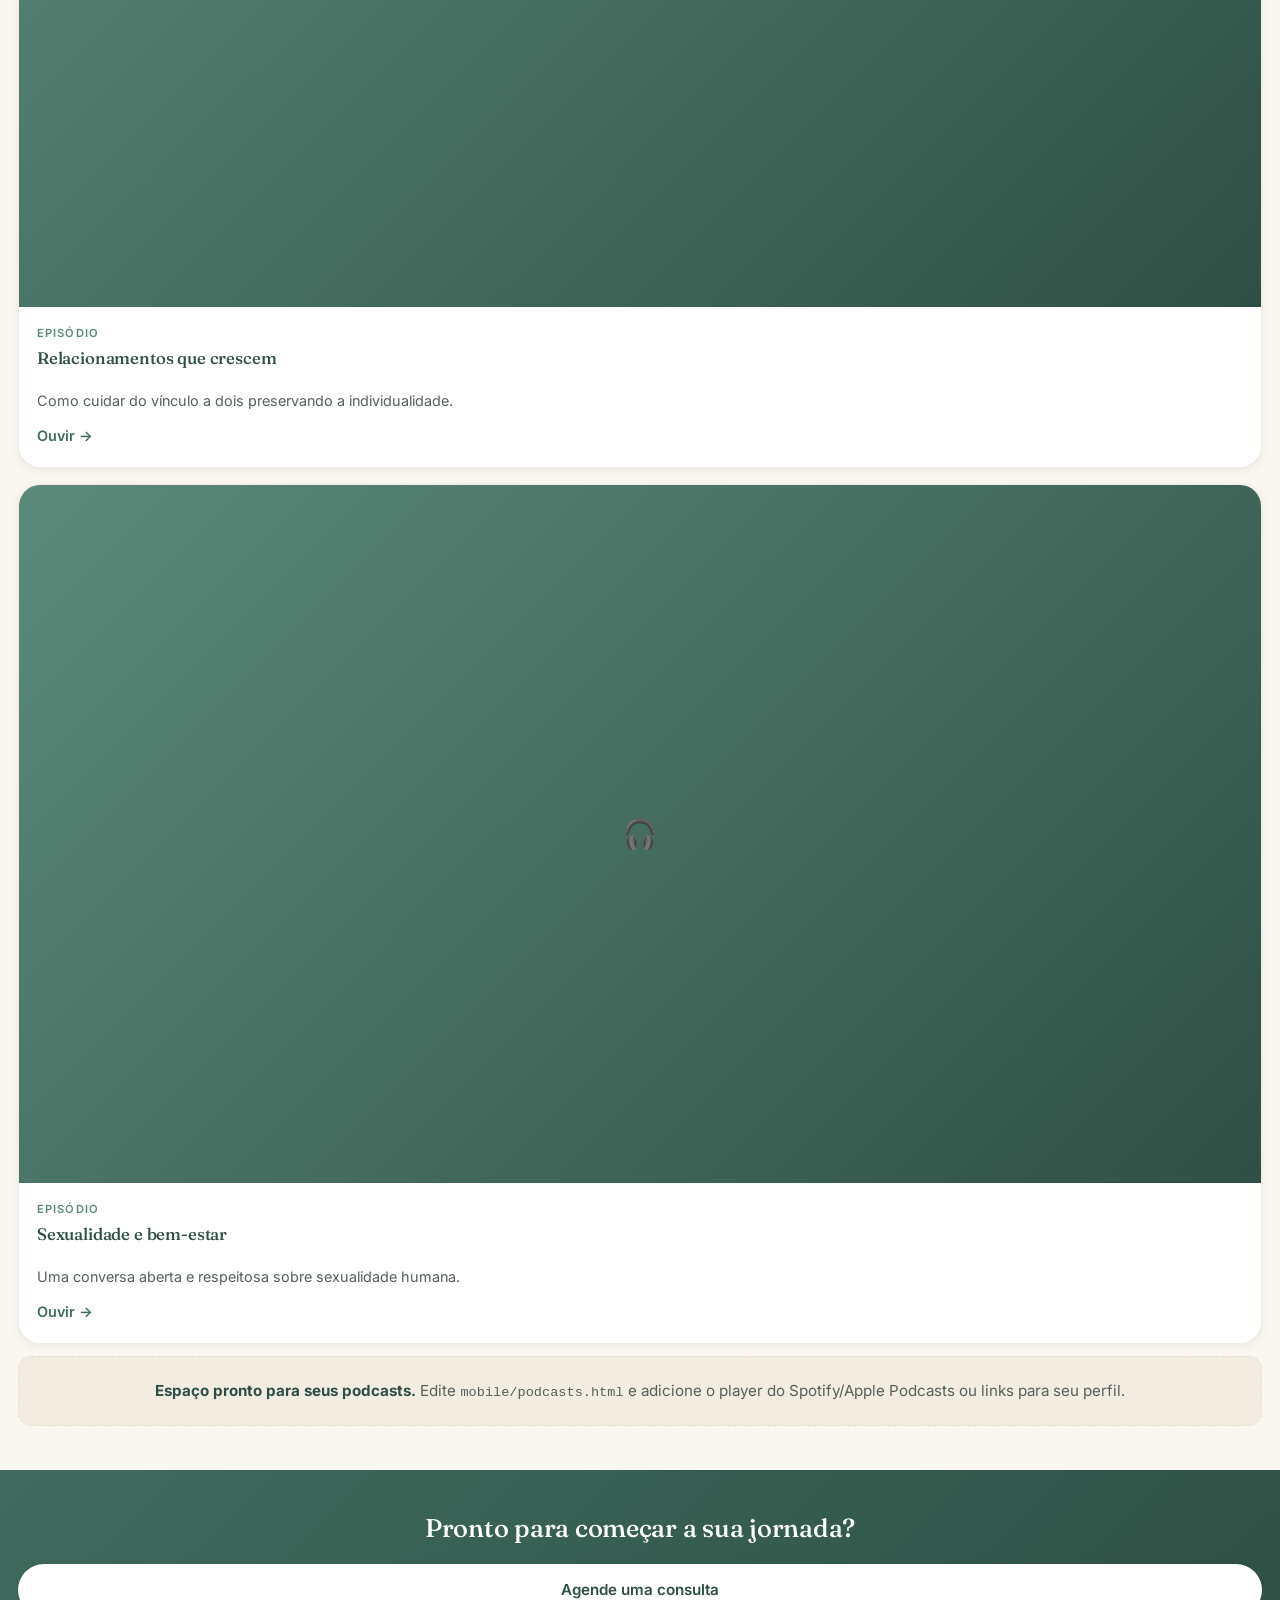
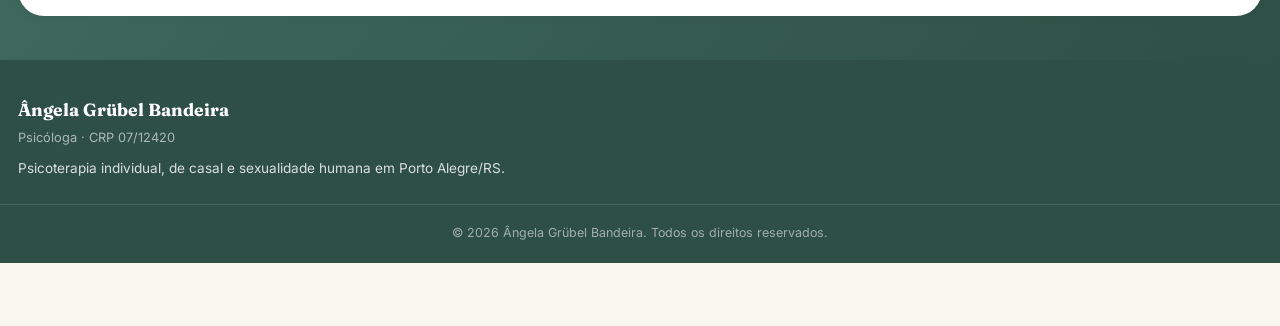
<file: vers_mobile/podcasts.html>
<!DOCTYPE html>
<html lang="pt-BR">
<head>
  <meta charset="UTF-8" />
  <meta name="viewport" content="width=device-width, initial-scale=1.0, maximum-scale=1.0, user-scalable=no" />
  <title>Podcasts — Ângela Grübel Bandeira</title>
  <meta name="description" content="Podcasts e conversas da psicóloga Ângela Grübel Bandeira sobre saúde emocional, relacionamentos e autoconhecimento." />
  <meta name="theme-color" content="#3f6b5e" />
  <meta name="apple-mobile-web-app-capable" content="yes" />
  <link rel="preconnect" href="https://fonts.googleapis.com" />
  <link rel="preconnect" href="https://fonts.gstatic.com" crossorigin />
  <link href="https://fonts.googleapis.com/css2?family=Fraunces:opsz,wght@9..144,400;9..144,500;9..144,600&family=Inter:wght@300;400;500;600&display=swap" rel="stylesheet" />
  <link rel="stylesheet" href="styles.css" />
</head>
<body>
  <header class="topbar" id="topo">
    <div class="topbar__inner">
      <a href="index.html" class="topbar__brand">
        <span class="topbar__mark" aria-hidden="true">ag</span>
        <span class="topbar__text">
          <strong>Ângela Grübel Bandeira</strong>
          <small>Psicóloga · CRP 07/12420</small>
        </span>
      </a>
    </div>
  </header>

  <main>
    <section class="page-hero">
      <div class="container" style="padding:0">
        <p class="breadcrumb"><a href="index.html">Início</a> / Podcasts</p>
        <p class="eyebrow">Conteúdos</p>
        <h1>Podcasts</h1>
        <p>Conversas para ouvir onde e quando você quiser.</p>
      </div>
    </section>

    <section class="section">
      <div class="container">
        <div class="posts">
          <article class="post">
            <div class="post__thumb" aria-hidden="true">🎧</div>
            <div class="post__body">
              <span class="post__tag">Episódio</span>
              <h3>Sobre se conhecer melhor</h3>
              <p>Uma conversa sobre autoconhecimento e o universo de possibilidades de cada um.</p>
              <a class="post__cta" href="#">Ouvir &rarr;</a>
            </div>
          </article>
          <article class="post">
            <div class="post__thumb" aria-hidden="true">🎧</div>
            <div class="post__body">
              <span class="post__tag">Episódio</span>
              <h3>Relacionamentos que crescem</h3>
              <p>Como cuidar do vínculo a dois preservando a individualidade.</p>
              <a class="post__cta" href="#">Ouvir &rarr;</a>
            </div>
          </article>
          <article class="post">
            <div class="post__thumb" aria-hidden="true">🎧</div>
            <div class="post__body">
              <span class="post__tag">Episódio</span>
              <h3>Sexualidade e bem-estar</h3>
              <p>Uma conversa aberta e respeitosa sobre sexualidade humana.</p>
              <a class="post__cta" href="#">Ouvir &rarr;</a>
            </div>
          </article>
        </div>
        <p class="empty-note"><strong>Espaço pronto para seus podcasts.</strong> Edite <code>mobile/podcasts.html</code> e adicione o player do Spotify/Apple Podcasts ou links para seu perfil.</p>
      </div>
    </section>

    <section class="cta-band">
      <div class="container cta-band__inner">
        <h2>Pronto para começar a sua jornada?</h2>
        <a href="https://wa.me/5551996040806?text=Ol%C3%A1%2C%20gostaria%20de%20agendar%20uma%20consulta." class="btn btn--light">Agende uma consulta</a>
      </div>
    </section>
  </main>

  <footer class="footer">
    <div class="container footer__inner">
      <div class="footer__brand">
        <strong>Ângela Grübel Bandeira</strong>
        <span>Psicóloga · CRP 07/12420</span>
        <p>Psicoterapia individual, de casal e sexualidade humana em Porto Alegre/RS.</p>
      </div>
    </div>
    <div class="container footer__bottom">
      <span>&copy; <span id="ano"></span> Ângela Grübel Bandeira. Todos os direitos reservados.</span>
    </div>
  </footer>

  <nav class="bottom-nav" aria-label="Navegação rápida">
    <a href="index.html" class="bottom-nav__item"><svg viewBox="0 0 24 24" width="22" height="22" fill="none" stroke="currentColor" stroke-width="2" stroke-linecap="round" stroke-linejoin="round"><path d="M3 9l9-7 9 7v11a2 2 0 0 1-2 2H5a2 2 0 0 1-2-2z"/><polyline points="9 22 9 12 15 12 15 22"/></svg><span>Início</span></a>
    <a href="textos.html" class="bottom-nav__item"><svg viewBox="0 0 24 24" width="22" height="22" fill="none" stroke="currentColor" stroke-width="2" stroke-linecap="round" stroke-linejoin="round"><path d="M4 19.5A2.5 2.5 0 0 1 6.5 17H20"/><path d="M6.5 2H20v20H6.5A2.5 2.5 0 0 1 4 19.5v-15A2.5 2.5 0 0 1 6.5 2z"/></svg><span>Textos</span></a>
    <a href="videos.html" class="bottom-nav__item"><svg viewBox="0 0 24 24" width="22" height="22" fill="none" stroke="currentColor" stroke-width="2" stroke-linecap="round" stroke-linejoin="round"><polygon points="23 7 16 12 23 17 23 7"/><rect x="1" y="5" width="15" height="14" rx="2" ry="2"/></svg><span>Vídeos</span></a>
    <a href="podcasts.html" class="bottom-nav__item bottom-nav__item--active"><svg viewBox="0 0 24 24" width="22" height="22" fill="none" stroke="currentColor" stroke-width="2" stroke-linecap="round" stroke-linejoin="round"><circle cx="12" cy="12" r="10"/><circle cx="12" cy="12" r="3"/></svg><span>Podcasts</span></a>
    <a href="livros.html" class="bottom-nav__item"><svg viewBox="0 0 24 24" width="22" height="22" fill="none" stroke="currentColor" stroke-width="2" stroke-linecap="round" stroke-linejoin="round"><path d="M4 19.5A2.5 2.5 0 0 1 6.5 17H20"/><path d="M6.5 2H20v20H6.5A2.5 2.5 0 0 1 4 19.5v-15A2.5 2.5 0 0 1 6.5 2z"/></svg><span>Livros</span></a>
  </nav>

  <script src="script.js"></script>
</body>
</html>
</file>
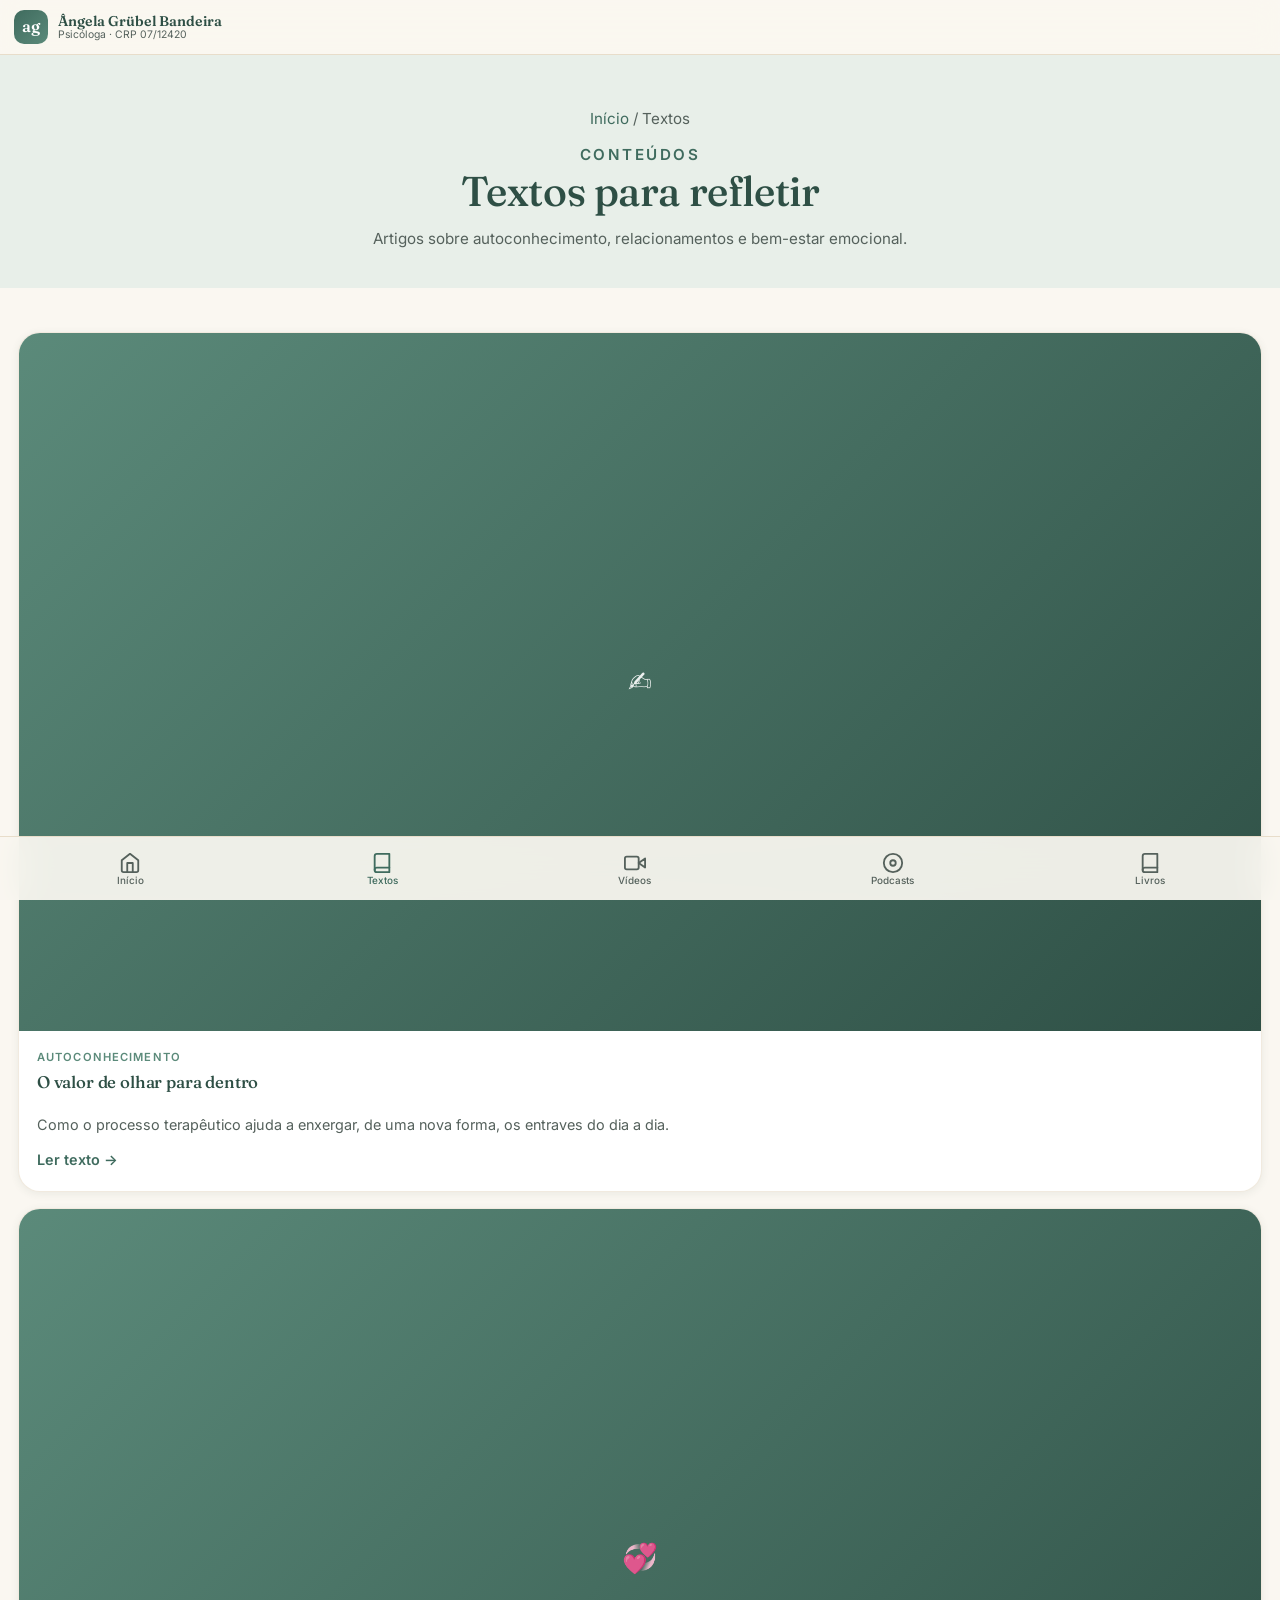
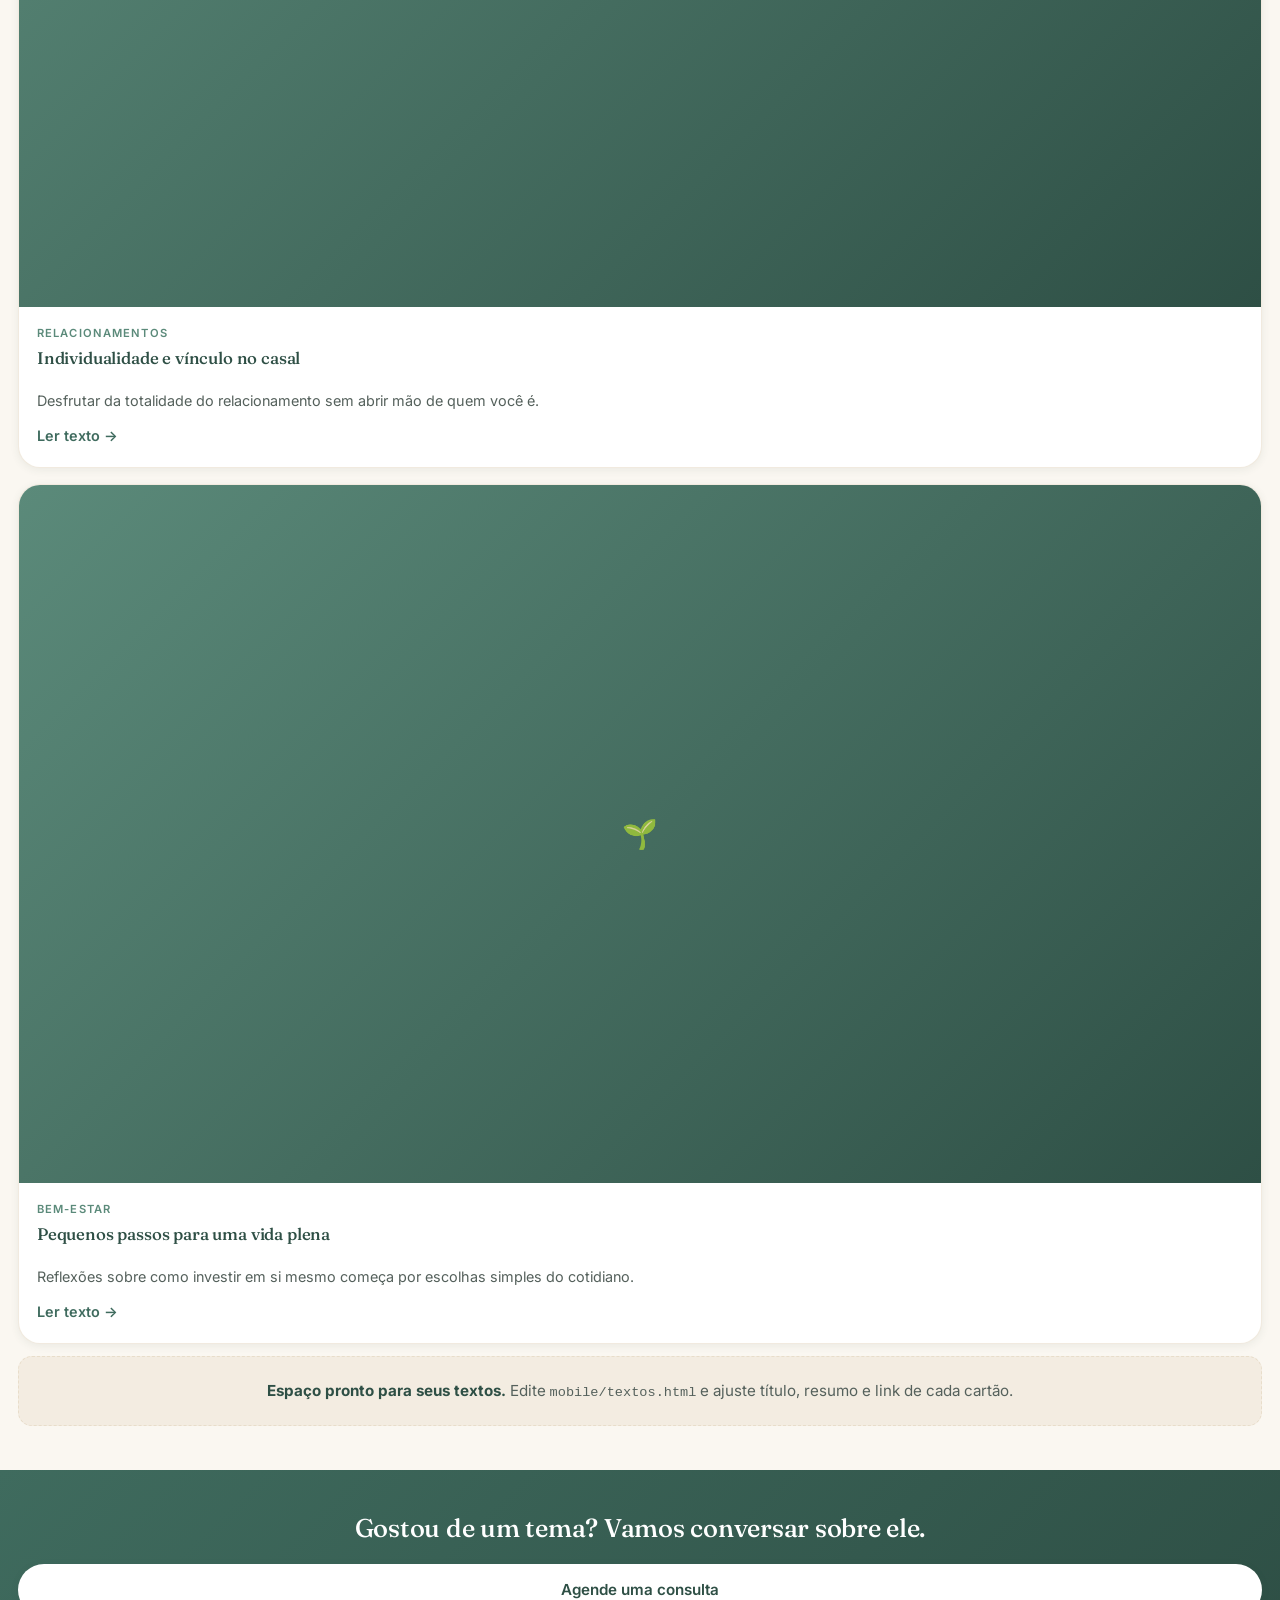
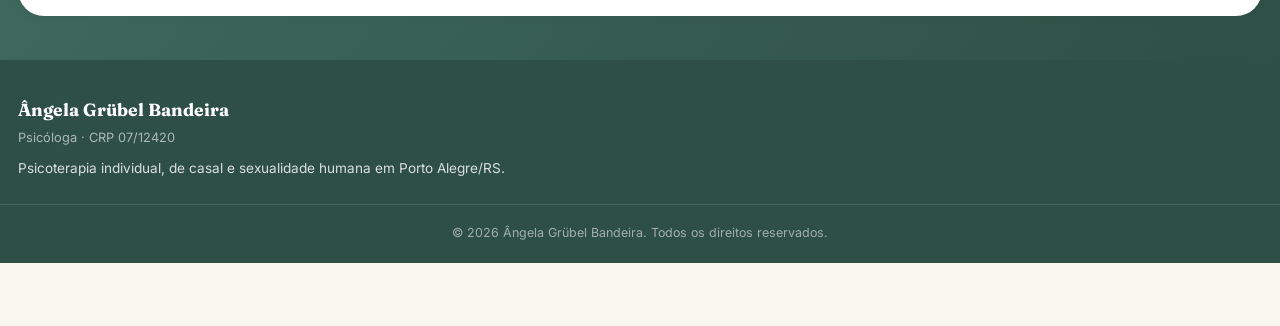
<file: vers_mobile/textos.html>
<!DOCTYPE html>
<html lang="pt-BR">
<head>
  <meta charset="UTF-8" />
  <meta name="viewport" content="width=device-width, initial-scale=1.0, maximum-scale=1.0, user-scalable=no" />
  <title>Textos — Ângela Grübel Bandeira</title>
  <meta name="description" content="Artigos e textos da psicóloga Ângela Grübel Bandeira sobre autoconhecimento, relacionamentos e bem-estar emocional." />
  <meta name="theme-color" content="#3f6b5e" />
  <meta name="apple-mobile-web-app-capable" content="yes" />
  <link rel="preconnect" href="https://fonts.googleapis.com" />
  <link rel="preconnect" href="https://fonts.gstatic.com" crossorigin />
  <link href="https://fonts.googleapis.com/css2?family=Fraunces:opsz,wght@9..144,400;9..144,500;9..144,600&family=Inter:wght@300;400;500;600&display=swap" rel="stylesheet" />
  <link rel="stylesheet" href="styles.css" />
</head>
<body>
  <header class="topbar" id="topo">
    <div class="topbar__inner">
      <a href="index.html" class="topbar__brand">
        <span class="topbar__mark" aria-hidden="true">ag</span>
        <span class="topbar__text">
          <strong>Ângela Grübel Bandeira</strong>
          <small>Psicóloga · CRP 07/12420</small>
        </span>
      </a>
    </div>
  </header>

  <main>
    <section class="page-hero">
      <div class="container" style="padding:0">
        <p class="breadcrumb"><a href="index.html">Início</a> / Textos</p>
        <p class="eyebrow">Conteúdos</p>
        <h1>Textos para refletir</h1>
        <p>Artigos sobre autoconhecimento, relacionamentos e bem-estar emocional.</p>
      </div>
    </section>

    <section class="section">
      <div class="container">
        <div class="posts">
          <article class="post">
            <div class="post__thumb" aria-hidden="true">✍️</div>
            <div class="post__body">
              <span class="post__tag">Autoconhecimento</span>
              <h3>O valor de olhar para dentro</h3>
              <p>Como o processo terapêutico ajuda a enxergar, de uma nova forma, os entraves do dia a dia.</p>
              <a class="post__cta" href="#">Ler texto &rarr;</a>
            </div>
          </article>
          <article class="post">
            <div class="post__thumb" aria-hidden="true">💞</div>
            <div class="post__body">
              <span class="post__tag">Relacionamentos</span>
              <h3>Individualidade e vínculo no casal</h3>
              <p>Desfrutar da totalidade do relacionamento sem abrir mão de quem você é.</p>
              <a class="post__cta" href="#">Ler texto &rarr;</a>
            </div>
          </article>
          <article class="post">
            <div class="post__thumb" aria-hidden="true">🌱</div>
            <div class="post__body">
              <span class="post__tag">Bem-estar</span>
              <h3>Pequenos passos para uma vida plena</h3>
              <p>Reflexões sobre como investir em si mesmo começa por escolhas simples do cotidiano.</p>
              <a class="post__cta" href="#">Ler texto &rarr;</a>
            </div>
          </article>
        </div>

        <p class="empty-note"><strong>Espaço pronto para seus textos.</strong> Edite <code>mobile/textos.html</code> e ajuste título, resumo e link de cada cartão.</p>
      </div>
    </section>

    <section class="cta-band">
      <div class="container cta-band__inner">
        <h2>Gostou de um tema? Vamos conversar sobre ele.</h2>
        <a href="https://wa.me/5551996040806?text=Ol%C3%A1%2C%20gostaria%20de%20agendar%20uma%20consulta." class="btn btn--light">Agende uma consulta</a>
      </div>
    </section>
  </main>

  <footer class="footer">
    <div class="container footer__inner">
      <div class="footer__brand">
        <strong>Ângela Grübel Bandeira</strong>
        <span>Psicóloga · CRP 07/12420</span>
        <p>Psicoterapia individual, de casal e sexualidade humana em Porto Alegre/RS.</p>
      </div>
    </div>
    <div class="container footer__bottom">
      <span>&copy; <span id="ano"></span> Ângela Grübel Bandeira. Todos os direitos reservados.</span>
    </div>
  </footer>

  <nav class="bottom-nav" id="bottomNav" aria-label="Navegação rápida">
    <a href="index.html" class="bottom-nav__item" data-section="home">
      <svg viewBox="0 0 24 24" width="22" height="22" fill="none" stroke="currentColor" stroke-width="2" stroke-linecap="round" stroke-linejoin="round"><path d="M3 9l9-7 9 7v11a2 2 0 0 1-2 2H5a2 2 0 0 1-2-2z"/><polyline points="9 22 9 12 15 12 15 22"/></svg>
      <span>Início</span>
    </a>
    <a href="textos.html" class="bottom-nav__item bottom-nav__item--active" data-section="textos">
      <svg viewBox="0 0 24 24" width="22" height="22" fill="none" stroke="currentColor" stroke-width="2" stroke-linecap="round" stroke-linejoin="round"><path d="M4 19.5A2.5 2.5 0 0 1 6.5 17H20"/><path d="M6.5 2H20v20H6.5A2.5 2.5 0 0 1 4 19.5v-15A2.5 2.5 0 0 1 6.5 2z"/></svg>
      <span>Textos</span>
    </a>
    <a href="videos.html" class="bottom-nav__item" data-section="videos">
      <svg viewBox="0 0 24 24" width="22" height="22" fill="none" stroke="currentColor" stroke-width="2" stroke-linecap="round" stroke-linejoin="round"><polygon points="23 7 16 12 23 17 23 7"/><rect x="1" y="5" width="15" height="14" rx="2" ry="2"/></svg>
      <span>Vídeos</span>
    </a>
    <a href="podcasts.html" class="bottom-nav__item" data-section="podcasts">
      <svg viewBox="0 0 24 24" width="22" height="22" fill="none" stroke="currentColor" stroke-width="2" stroke-linecap="round" stroke-linejoin="round"><circle cx="12" cy="12" r="10"/><circle cx="12" cy="12" r="3"/></svg>
      <span>Podcasts</span>
    </a>
    <a href="livros.html" class="bottom-nav__item" data-section="livros">
      <svg viewBox="0 0 24 24" width="22" height="22" fill="none" stroke="currentColor" stroke-width="2" stroke-linecap="round" stroke-linejoin="round"><path d="M4 19.5A2.5 2.5 0 0 1 6.5 17H20"/><path d="M6.5 2H20v20H6.5A2.5 2.5 0 0 1 4 19.5v-15A2.5 2.5 0 0 1 6.5 2z"/></svg>
      <span>Livros</span>
    </a>
  </nav>

  <script src="script.js"></script>
</body>
</html>
</file>
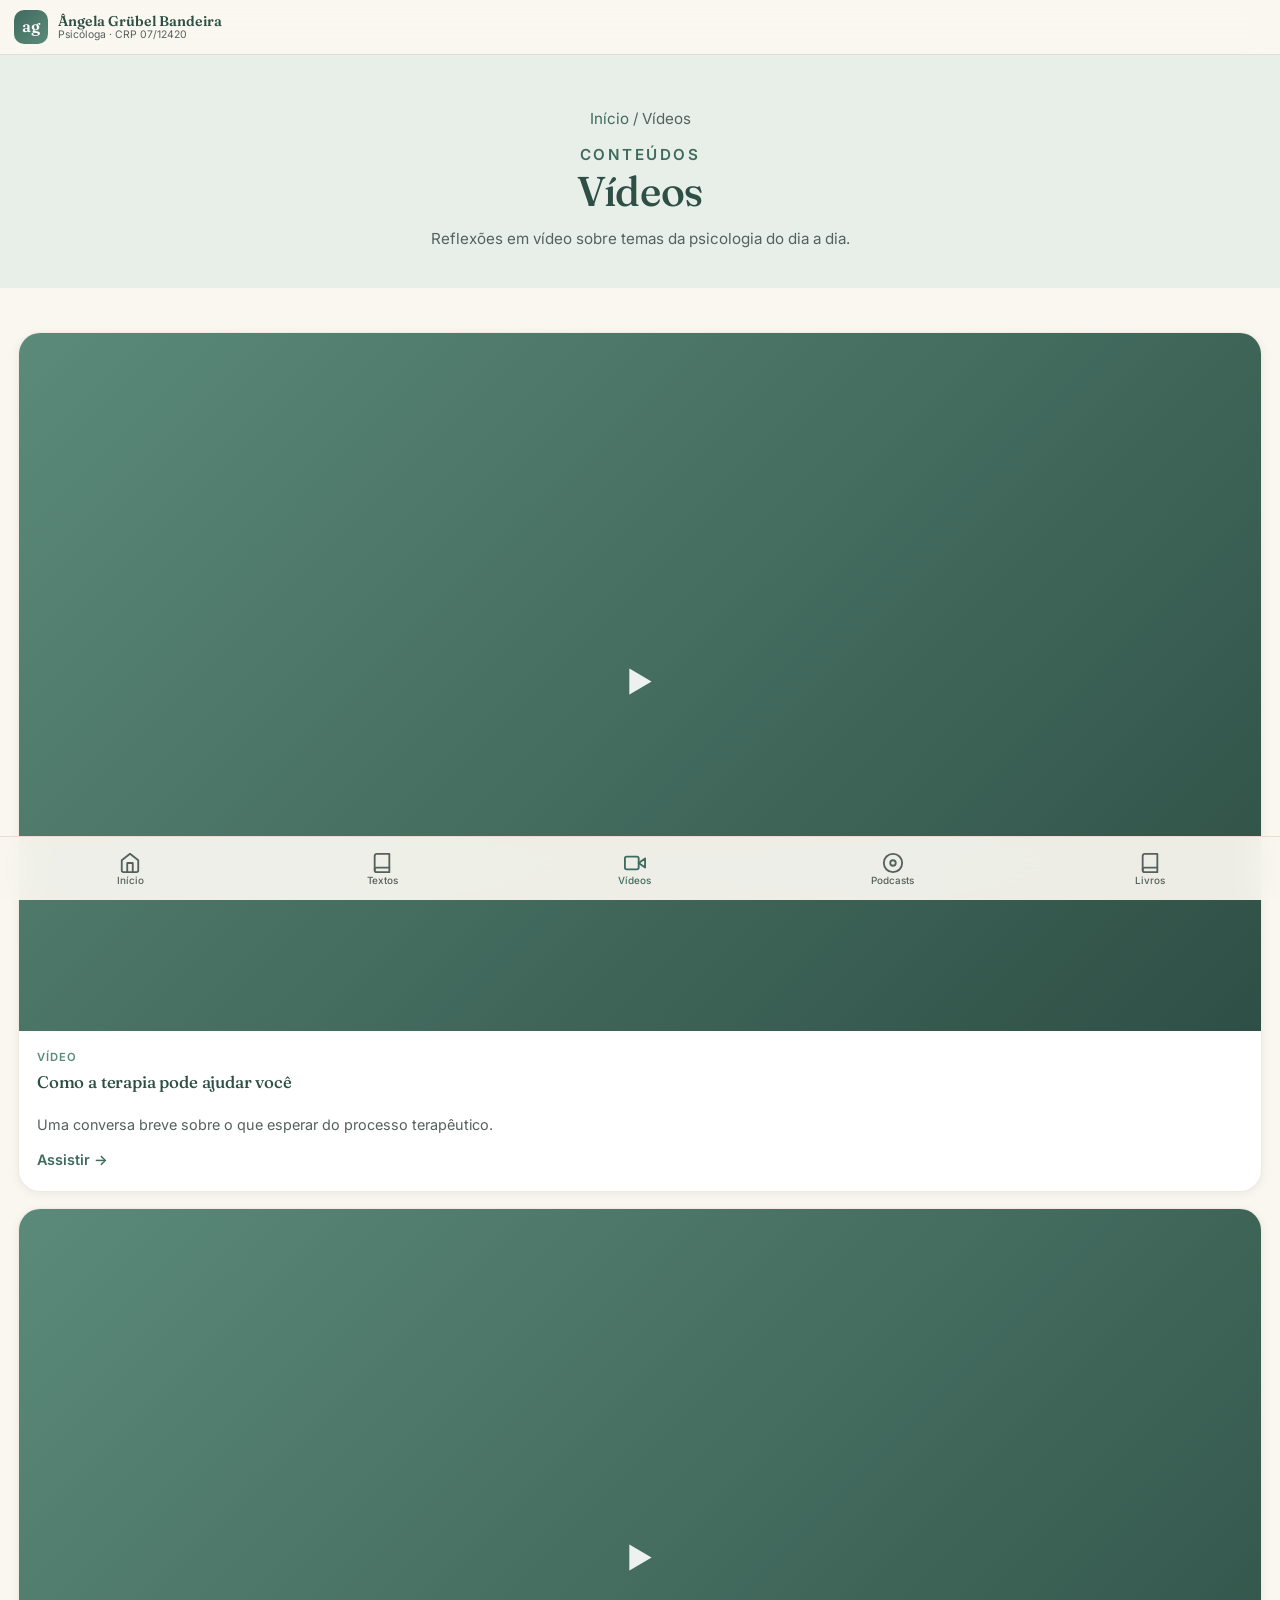
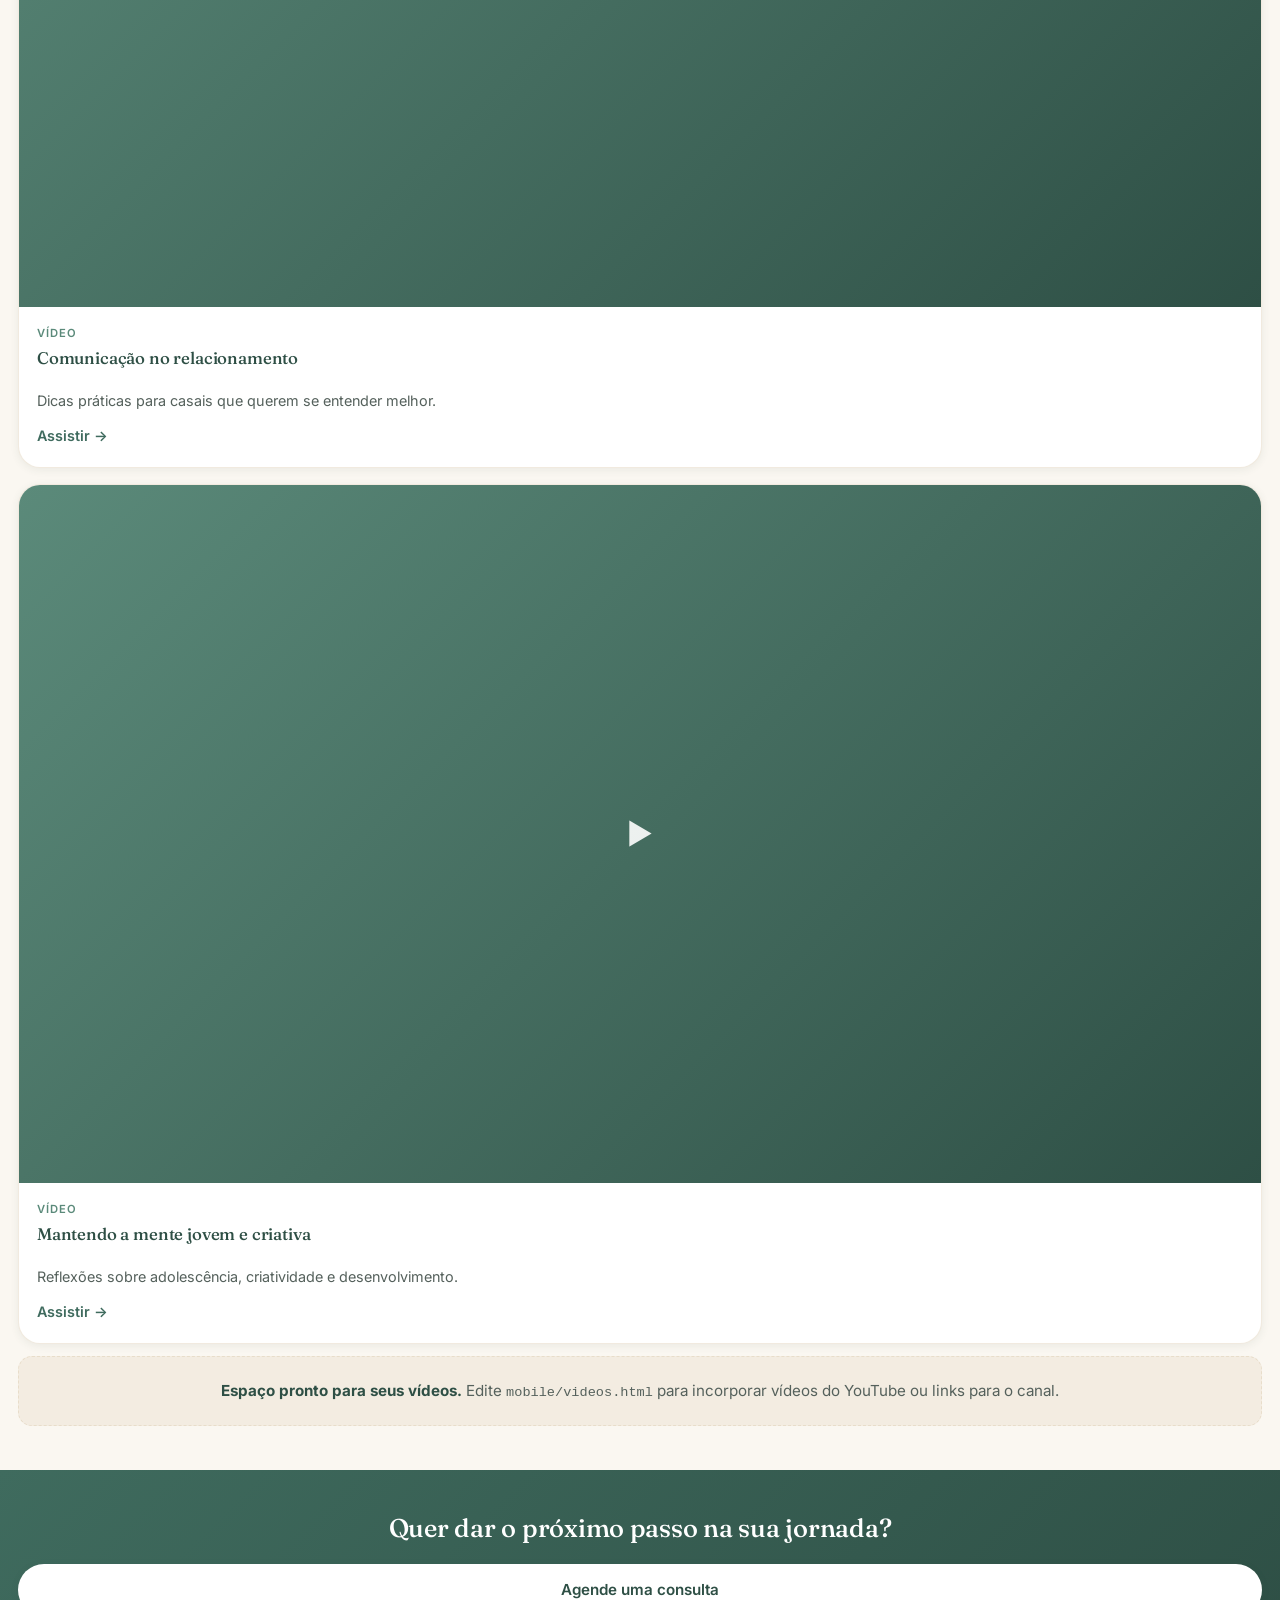
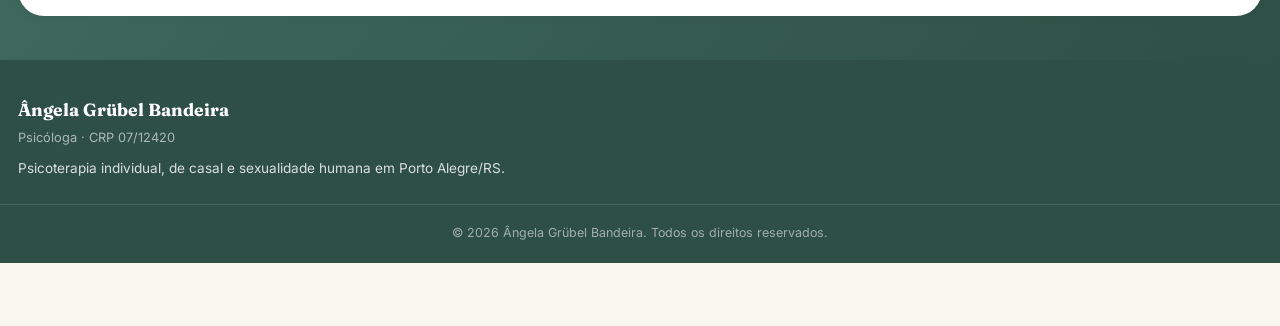
<file: vers_mobile/videos.html>
<!DOCTYPE html>
<html lang="pt-BR">
<head>
  <meta charset="UTF-8" />
  <meta name="viewport" content="width=device-width, initial-scale=1.0, maximum-scale=1.0, user-scalable=no" />
  <title>Vídeos — Ângela Grübel Bandeira</title>
  <meta name="description" content="Vídeos da psicóloga Ângela Grübel Bandeira com reflexões sobre psicologia, relacionamentos e saúde emocional do dia a dia." />
  <meta name="theme-color" content="#3f6b5e" />
  <meta name="apple-mobile-web-app-capable" content="yes" />
  <link rel="preconnect" href="https://fonts.googleapis.com" />
  <link rel="preconnect" href="https://fonts.gstatic.com" crossorigin />
  <link href="https://fonts.googleapis.com/css2?family=Fraunces:opsz,wght@9..144,400;9..144,500;9..144,600&family=Inter:wght@300;400;500;600&display=swap" rel="stylesheet" />
  <link rel="stylesheet" href="styles.css" />
</head>
<body>
  <header class="topbar" id="topo">
    <div class="topbar__inner">
      <a href="index.html" class="topbar__brand">
        <span class="topbar__mark" aria-hidden="true">ag</span>
        <span class="topbar__text">
          <strong>Ângela Grübel Bandeira</strong>
          <small>Psicóloga · CRP 07/12420</small>
        </span>
      </a>
    </div>
  </header>

  <main>
    <section class="page-hero">
      <div class="container" style="padding:0">
        <p class="breadcrumb"><a href="index.html">Início</a> / Vídeos</p>
        <p class="eyebrow">Conteúdos</p>
        <h1>Vídeos</h1>
        <p>Reflexões em vídeo sobre temas da psicologia do dia a dia.</p>
      </div>
    </section>

    <section class="section">
      <div class="container">
        <div class="posts">
          <article class="post">
            <div class="post__thumb" aria-hidden="true">▶️</div>
            <div class="post__body">
              <span class="post__tag">Vídeo</span>
              <h3>Como a terapia pode ajudar você</h3>
              <p>Uma conversa breve sobre o que esperar do processo terapêutico.</p>
              <a class="post__cta" href="#">Assistir &rarr;</a>
            </div>
          </article>
          <article class="post">
            <div class="post__thumb" aria-hidden="true">▶️</div>
            <div class="post__body">
              <span class="post__tag">Vídeo</span>
              <h3>Comunicação no relacionamento</h3>
              <p>Dicas práticas para casais que querem se entender melhor.</p>
              <a class="post__cta" href="#">Assistir &rarr;</a>
            </div>
          </article>
          <article class="post">
            <div class="post__thumb" aria-hidden="true">▶️</div>
            <div class="post__body">
              <span class="post__tag">Vídeo</span>
              <h3>Mantendo a mente jovem e criativa</h3>
              <p>Reflexões sobre adolescência, criatividade e desenvolvimento.</p>
              <a class="post__cta" href="#">Assistir &rarr;</a>
            </div>
          </article>
        </div>
        <p class="empty-note"><strong>Espaço pronto para seus vídeos.</strong> Edite <code>mobile/videos.html</code> para incorporar vídeos do YouTube ou links para o canal.</p>
      </div>
    </section>

    <section class="cta-band">
      <div class="container cta-band__inner">
        <h2>Quer dar o próximo passo na sua jornada?</h2>
        <a href="https://wa.me/5551996040806?text=Ol%C3%A1%2C%20gostaria%20de%20agendar%20uma%20consulta." class="btn btn--light">Agende uma consulta</a>
      </div>
    </section>
  </main>

  <footer class="footer">
    <div class="container footer__inner">
      <div class="footer__brand">
        <strong>Ângela Grübel Bandeira</strong>
        <span>Psicóloga · CRP 07/12420</span>
        <p>Psicoterapia individual, de casal e sexualidade humana em Porto Alegre/RS.</p>
      </div>
    </div>
    <div class="container footer__bottom">
      <span>&copy; <span id="ano"></span> Ângela Grübel Bandeira. Todos os direitos reservados.</span>
    </div>
  </footer>

  <nav class="bottom-nav" aria-label="Navegação rápida">
    <a href="index.html" class="bottom-nav__item"><svg viewBox="0 0 24 24" width="22" height="22" fill="none" stroke="currentColor" stroke-width="2" stroke-linecap="round" stroke-linejoin="round"><path d="M3 9l9-7 9 7v11a2 2 0 0 1-2 2H5a2 2 0 0 1-2-2z"/><polyline points="9 22 9 12 15 12 15 22"/></svg><span>Início</span></a>
    <a href="textos.html" class="bottom-nav__item"><svg viewBox="0 0 24 24" width="22" height="22" fill="none" stroke="currentColor" stroke-width="2" stroke-linecap="round" stroke-linejoin="round"><path d="M4 19.5A2.5 2.5 0 0 1 6.5 17H20"/><path d="M6.5 2H20v20H6.5A2.5 2.5 0 0 1 4 19.5v-15A2.5 2.5 0 0 1 6.5 2z"/></svg><span>Textos</span></a>
    <a href="videos.html" class="bottom-nav__item bottom-nav__item--active"><svg viewBox="0 0 24 24" width="22" height="22" fill="none" stroke="currentColor" stroke-width="2" stroke-linecap="round" stroke-linejoin="round"><polygon points="23 7 16 12 23 17 23 7"/><rect x="1" y="5" width="15" height="14" rx="2" ry="2"/></svg><span>Vídeos</span></a>
    <a href="podcasts.html" class="bottom-nav__item"><svg viewBox="0 0 24 24" width="22" height="22" fill="none" stroke="currentColor" stroke-width="2" stroke-linecap="round" stroke-linejoin="round"><circle cx="12" cy="12" r="10"/><circle cx="12" cy="12" r="3"/></svg><span>Podcasts</span></a>
    <a href="livros.html" class="bottom-nav__item"><svg viewBox="0 0 24 24" width="22" height="22" fill="none" stroke="currentColor" stroke-width="2" stroke-linecap="round" stroke-linejoin="round"><path d="M4 19.5A2.5 2.5 0 0 1 6.5 17H20"/><path d="M6.5 2H20v20H6.5A2.5 2.5 0 0 1 4 19.5v-15A2.5 2.5 0 0 1 6.5 2z"/></svg><span>Livros</span></a>
  </nav>

  <script src="script.js"></script>
</body>
</html>
</file>
<file: vers_mobile/styles.css>
:root {
  --green-900: #2e4f45;
  --green-700: #3f6b5e;
  --green-500: #5b8a7a;
  --green-100: #e8efe9;
  --sand-50: #faf7f1;
  --sand-100: #f3ece1;
  --sand-200: #e8ddca;
  --terra: #c98a6a;
  --ink: #283330;
  --ink-soft: #55615c;
  --white: #ffffff;
  --radius: 14px;
  --radius-lg: 22px;
  --shadow-sm: 0 2px 8px rgba(46, 79, 69, .08);
  --shadow-md: 0 8px 28px rgba(46, 79, 69, .14);
  --ease: cubic-bezier(.2, .7, .3, 1);
  --font-head: "Fraunces", Georgia, serif;
  --font-body: "Inter", system-ui, -apple-system, sans-serif;
  --bottom-nav-h: 64px;
}

* {
  margin: 0;
  padding: 0;
  box-sizing: border-box;
  -webkit-tap-highlight-color: transparent;
}

html {
  scroll-behavior: smooth;
  scroll-padding-top: 56px;
}

body {
  font-family: var(--font-body);
  color: var(--ink);
  background: var(--sand-50);
  line-height: 1.6;
  -webkit-font-smoothing: antialiased;
  padding-bottom: var(--bottom-nav-h);
  overflow-x: hidden;
}

img,
iframe {
  max-width: 100%;
  display: block;
}

a {
  color: inherit;
  text-decoration: none;
}

ul {
  list-style: none;
}

h1,
h2,
h3 {
  font-family: var(--font-head);
  font-weight: 500;
  line-height: 1.15;
  color: var(--green-900);
  letter-spacing: -0.01em;
}

h1 {
  font-size: clamp(1.8rem, 6vw, 2.6rem);
}

h2 {
  font-size: clamp(1.4rem, 5vw, 2rem);
}

h3 {
  font-size: 1.1rem;
}

h1 em {
  font-style: italic;
  color: var(--terra);
}

.container {
  width: 100%;
  padding: 0 18px;
}

.eyebrow {
  text-transform: uppercase;
  letter-spacing: .16em;
  font-size: .72rem;
  font-weight: 600;
  color: var(--green-500);
  margin-bottom: 10px;
}

/* ===== Top Bar ===== */
.topbar {
  position: sticky;
  top: 0;
  z-index: 100;
  background: rgba(250, 247, 241, .88);
  backdrop-filter: saturate(160%) blur(14px);
  border-bottom: 1px solid var(--sand-200);
}

.topbar__inner {
  display: flex;
  align-items: center;
  justify-content: space-between;
  height: 54px;
  padding: 0 14px;
}

.topbar__brand {
  display: flex;
  align-items: center;
  gap: 10px;
}

.topbar__mark {
  width: 34px;
  height: 34px;
  border-radius: 10px;
  flex: none;
  background: linear-gradient(135deg, var(--green-700), var(--green-500));
  color: #fff;
  font-family: var(--font-head);
  font-size: 1rem;
  font-weight: 600;
  display: grid;
  place-items: center;
}

.topbar__text {
  display: flex;
  flex-direction: column;
  line-height: 1.15;
}

.topbar__text strong {
  font-family: var(--font-head);
  font-size: .88rem;
  color: var(--green-900);
  font-weight: 600;
}

.topbar__text small {
  font-size: .65rem;
  color: var(--ink-soft);
}

.topbar__whats {
  width: 40px;
  height: 40px;
  border-radius: 50%;
  background: #25d366;
  color: #fff;
  display: grid;
  place-items: center;
  flex: none;
}

/* ===== Hero ===== */
.hero {
  padding: 0 0 32px;
}

.hero__photo-wrap {
  width: 100%;
  aspect-ratio: 4/5;
  background: linear-gradient(160deg, var(--green-100), var(--sand-200));
  display: grid;
  place-items: center;
  overflow: hidden;
  max-height: 55vh;
}

.hero__photo-wrap--empty {
  background: linear-gradient(160deg, var(--green-100), var(--sand-200));
}

.hero__photo {
  width: 100%;
  height: 100%;
  object-fit: cover;
}

.hero__content {
  padding: 24px 18px 0;
}

.hero__lead {
  font-size: 1rem;
  color: var(--ink-soft);
  margin: 14px 0 22px;
}

.hero__actions {
  display: flex;
  flex-direction: column;
  gap: 10px;
}

.hero__badges {
  display: flex;
  flex-wrap: wrap;
  gap: 10px 20px;
  margin-top: 24px;
  padding-top: 18px;
  border-top: 1px solid var(--sand-200);
  color: var(--ink-soft);
  font-size: .85rem;
}

.hero__badges strong {
  color: var(--green-900);
  font-weight: 700;
}

/* ===== Buttons ===== */
.btn {
  display: inline-flex;
  align-items: center;
  justify-content: center;
  gap: 8px;
  background: var(--green-700);
  color: var(--white);
  font-weight: 600;
  font-size: .95rem;
  padding: 14px 24px;
  border-radius: 999px;
  min-height: 48px;
  transition: background .2s, transform .2s var(--ease);
  box-shadow: var(--shadow-sm);
  border: 0;
  cursor: pointer;
}

.btn:active {
  transform: scale(.97);
}

.btn:hover {
  background: var(--green-900);
}

.btn--ghost {
  background: transparent;
  color: var(--green-700);
  box-shadow: inset 0 0 0 2px var(--sand-200);
}

.btn--ghost:hover {
  background: var(--green-100);
}

.btn--light {
  background: var(--white);
  color: var(--green-900);
}

.btn--light:hover {
  background: var(--sand-100);
}

.btn--full {
  width: 100%;
  justify-content: center;
}

.link-arrow {
  color: var(--green-700);
  font-weight: 600;
  display: inline-block;
  margin-top: 12px;
  font-size: .95rem;
}

/* ===== Sections ===== */
.section {
  padding: 44px 0;
}

.section--tint {
  background: var(--green-100);
}

.section__head {
  margin-bottom: 26px;
}

.section__sub {
  color: var(--ink-soft);
  margin-top: 10px;
  font-size: .95rem;
}

.section p {
  color: var(--ink-soft);
  margin-top: 12px;
  font-size: .95rem;
}

.section h2+p {
  margin-top: 14px;
}

/* ===== Values ===== */
.values {
  margin-top: 24px;
  display: grid;
  gap: 12px;
}

.values li {
  background: var(--white);
  border-radius: var(--radius);
  padding: 18px 20px;
  box-shadow: var(--shadow-sm);
  border: 1px solid rgba(232, 221, 202, .6);
}

.values__icon {
  font-size: 1.4rem;
  display: block;
  margin-bottom: 6px;
}

.values li p {
  color: var(--ink-soft);
  margin-top: 4px;
  font-size: .9rem;
}

/* ===== Cards ===== */
.cards {
  display: grid;
  gap: 16px;
}

.card {
  background: var(--white);
  border-radius: var(--radius-lg);
  padding: 26px 22px;
  box-shadow: var(--shadow-sm);
  border: 1px solid rgba(255, 255, 255, .7);
  display: flex;
  flex-direction: column;
}

.card__icon {
  width: 50px;
  height: 50px;
  border-radius: 14px;
  display: grid;
  place-items: center;
  font-size: 1.4rem;
  background: var(--green-100);
  margin-bottom: 14px;
}

.card p {
  color: var(--ink-soft);
  margin-top: 8px;
  flex: 1;
  font-size: .93rem;
}

.card__cta {
  color: var(--green-700);
  font-weight: 600;
  margin-top: 16px;
  font-size: .93rem;
}

/* ===== Timeline ===== */
.timeline {
  margin-top: 20px;
  position: relative;
  padding-left: 0;
}

.timeline li {
  position: relative;
  display: grid;
  grid-template-columns: max-content 28px 1fr;
  gap: 0;
  padding: 12px 0;
  min-height: 44px;
  align-items: start;
}

.timeline__year {
  font-family: var(--font-head);
  font-weight: 600;
  color: var(--terra);
  font-size: .85rem;
  line-height: 1.2;
  white-space: nowrap;
  padding-right: 12px;
}

/* bolinha na coluna do meio */
.timeline li::before {
  content: "";
  grid-column: 2;
  grid-row: 1;
  justify-self: center;
  align-self: start;
  margin-top: 4px;
  width: 12px;
  height: 12px;
  border-radius: 50%;
  background: var(--white);
  border: 3px solid var(--green-500);
  z-index: 1;
}

/* linha vertical passa pela coluna do meio (bolinha) */
.timeline::before {
  content: "";
  position: absolute;
  top: 8px;
  bottom: 8px;
  width: 2px;
  background: var(--sand-200);
  left: 58px; /* ~44px (ano + padding) + 14px (meio da coluna 28px) */
}

.timeline li div h3 {
  font-size: 1rem;
}

.timeline li div p {
  color: var(--ink-soft);
  font-size: .85rem;
  margin-top: 2px;
}

.crp-badge {
  display: inline-block;
  margin-top: 18px;
  background: var(--sand-100);
  padding: 8px 16px;
  border-radius: 999px;
  font-size: .85rem;
  color: var(--ink-soft);
}

.crp-badge strong {
  color: var(--green-900);
}

/* ===== Content tiles ===== */
.content-grid {
  display: grid;
  grid-template-columns: 1fr 1fr;
  gap: 14px;
}

.content-tile {
  background: var(--white);
  border-radius: var(--radius);
  padding: 22px 16px;
  text-align: center;
  box-shadow: var(--shadow-sm);
}

.content-tile:active {
  transform: scale(.97);
}

.content-tile__icon {
  font-size: 1.6rem;
  display: block;
  margin-bottom: 8px;
}

.content-tile p {
  color: var(--ink-soft);
  font-size: .85rem;
  margin-top: 4px;
}

/* ===== Inner pages ===== */
.page-hero {
  background: var(--green-100);
  padding: 40px 0 36px;
  text-align: center;
}

.page-hero .eyebrow {
  color: var(--green-700);
}

.page-hero p {
  color: var(--ink-soft);
  margin: 12px auto 0;
  font-size: .95rem;
  padding: 0 18px;
}

.breadcrumb {
  font-size: .8rem;
  color: var(--ink-soft);
  margin-bottom: 14px;
  padding: 0 18px;
}

.breadcrumb a {
  color: var(--green-700);
}

.posts {
  display: grid;
  gap: 16px;
}

.post {
  background: var(--white);
  border-radius: var(--radius-lg);
  overflow: hidden;
  box-shadow: var(--shadow-sm);
  border: 1px solid rgba(232, 221, 202, .6);
  display: flex;
  flex-direction: column;
}

.post:active {
  transform: scale(.99);
}

.post__thumb {
  aspect-ratio: 16/9;
  background: linear-gradient(135deg, var(--green-500), var(--green-900));
  display: grid;
  place-items: center;
  color: rgba(255, 255, 255, .9);
  font-size: 1.8rem;
}

.post__body {
  padding: 18px 18px 20px;
  display: flex;
  flex-direction: column;
  flex: 1;
}

.post__tag {
  font-size: .7rem;
  font-weight: 600;
  letter-spacing: .1em;
  text-transform: uppercase;
  color: var(--green-500);
}

.post__body h3 {
  margin: 6px 0 8px;
  font-size: 1.05rem;
}

.post__body p {
  color: var(--ink-soft);
  font-size: .9rem;
  flex: 1;
}

.post__cta {
  color: var(--green-700);
  font-weight: 600;
  margin-top: 12px;
  font-size: .9rem;
}

.empty-note {
  text-align: center;
  background: var(--sand-100);
  border: 1px dashed var(--sand-200);
  border-radius: var(--radius);
  padding: 22px;
  color: var(--ink-soft);
  margin-top: 24px;
  font-size: .9rem;
}

.empty-note strong {
  color: var(--green-900);
}

.empty-note code {
  font-size: .85rem;
}

/* ===== CTA ===== */
.cta-band {
  background: linear-gradient(135deg, var(--green-700), var(--green-900));
  color: var(--white);
  padding: 44px 0;
}

.cta-band__inner {
  display: flex;
  flex-direction: column;
  gap: 20px;
  text-align: center;
}

.cta-band h2 {
  color: var(--white);
  font-size: clamp(1.2rem, 4.5vw, 1.6rem);
}

/* ===== Contact ===== */
.contact-list {
  margin: 20px 0;
  display: grid;
  gap: 16px;
}

.contact-list li {
  display: flex;
  gap: 14px;
  align-items: flex-start;
}

.contact-list__icon {
  width: 40px;
  height: 40px;
  flex: none;
  border-radius: 10px;
  background: var(--green-100);
  display: grid;
  place-items: center;
  font-size: 1.1rem;
}

.contact-list strong {
  display: block;
  color: var(--green-900);
  font-size: .9rem;
}

.contact-list a,
.contact-list span {
  color: var(--ink-soft);
  font-size: .9rem;
}

.contact-list a:hover {
  color: var(--green-700);
}

.map-wrap {
  border-radius: var(--radius-lg);
  overflow: hidden;
  box-shadow: var(--shadow-md);
  margin-top: 18px;
}

.map-wrap iframe {
  width: 100%;
  height: 220px;
  border: 0;
}

/* ===== Contact form ===== */
.contact-form {
  background: var(--white);
  border-radius: var(--radius-lg);
  padding: 24px 20px;
  box-shadow: var(--shadow-sm);
  border: 1px solid rgba(232, 221, 202, .6);
}

.contact-form h3 {
  font-size: 1.15rem;
}

.contact-form__hint {
  color: var(--ink-soft);
  font-size: .85rem;
  margin: 4px 0 18px;
}

.field {
  margin-bottom: 14px;
}

.field label {
  display: block;
  font-size: .82rem;
  font-weight: 600;
  color: var(--green-900);
  margin-bottom: 5px;
}

.field input,
.field textarea {
  width: 100%;
  font: inherit;
  font-size: 16px;
  color: var(--ink);
  background: var(--sand-50);
  border: 1.5px solid var(--sand-200);
  border-radius: 10px;
  padding: 12px 14px;
  transition: border-color .2s;
  resize: vertical;
}

.field input:focus,
.field textarea:focus {
  outline: none;
  border-color: var(--green-500);
}

.contact-form__error {
  color: #b4452f;
  font-size: .84rem;
  margin-bottom: 10px;
}

.contact-form__actions {
  display: flex;
  flex-direction: column;
  gap: 10px;
  margin-top: 4px;
}

/* ===== Footer ===== */
.footer {
  background: var(--green-900);
  color: rgba(255, 255, 255, .82);
  padding: 36px 0 20px;
}

.footer__inner {
  padding-bottom: 24px;
  border-bottom: 1px solid rgba(255, 255, 255, .12);
}

.footer__brand strong {
  font-family: var(--font-head);
  font-size: 1.1rem;
  color: #fff;
  display: block;
}

.footer__brand span {
  font-size: .8rem;
  color: rgba(255, 255, 255, .6);
}

.footer__brand p {
  margin-top: 8px;
  font-size: .85rem;
}

.footer__bottom {
  padding-top: 18px;
  font-size: .78rem;
  color: rgba(255, 255, 255, .55);
  text-align: center;
}

/* ===== Bottom Nav ===== */
.bottom-nav {
  position: fixed;
  bottom: 0;
  left: 0;
  right: 0;
  z-index: 200;
  height: var(--bottom-nav-h);
  background: rgba(250, 247, 241, .94);
  backdrop-filter: saturate(160%) blur(16px);
  border-top: 1px solid var(--sand-200);
  display: flex;
  align-items: center;
  justify-content: space-around;
  padding: 0 4px;
  padding-bottom: env(safe-area-inset-bottom, 0);
}

.bottom-nav__item {
  display: flex;
  flex-direction: column;
  align-items: center;
  justify-content: center;
  gap: 2px;
  padding: 6px 10px;
  border-radius: 12px;
  color: var(--ink-soft);
  font-size: .62rem;
  font-weight: 500;
  min-width: 52px;
  min-height: 48px;
  transition: color .2s;
  -webkit-tap-highlight-color: transparent;
}

.bottom-nav__item span {
  line-height: 1;
}

.bottom-nav__item--active {
  color: var(--green-700);
}

.bottom-nav__item--home {
  width: 50px;
  height: 50px;
  border-radius: 50%;
  background: var(--green-700);
  color: #fff;
  margin-top: -18px;
  box-shadow: 0 4px 14px rgba(63, 107, 94, .4);
}

.bottom-nav__item--home.bottom-nav__item--active {
  background: var(--green-900);
  color: #fff;
}

/* ===== Safe area ===== */
@supports (padding-bottom: env(safe-area-inset-bottom)) {
  .bottom-nav {
    padding-bottom: env(safe-area-inset-bottom, 0);
  }

  body {
    padding-bottom: calc(var(--bottom-nav-h) + env(safe-area-inset-bottom, 0));
  }
}
</file>
<file: styles.css>
/* ===========================================================
   Ângela Grübel Bandeira — Psicóloga
   Paleta acolhedora: verde-sálvia + bege + terracota suave
   =========================================================== */

:root {
  --green-900: #2e4f45;
  --green-700: #3f6b5e;
  --green-500: #5b8a7a;
  --green-100: #e8efe9;
  --sand-50:  #faf7f1;
  --sand-100: #f3ece1;
  --sand-200: #e8ddca;
  --terra:    #c98a6a;
  --ink:      #283330;
  --ink-soft: #55615c;
  --white:    #ffffff;

  --radius: 18px;
  --radius-lg: 28px;
  --shadow-sm: 0 4px 14px rgba(46, 79, 69, .08);
  --shadow-md: 0 18px 45px rgba(46, 79, 69, .14);
  --maxw: 1140px;
  --ease: cubic-bezier(.2, .7, .3, 1);

  --font-head: "Fraunces", Georgia, serif;
  --font-body: "Inter", system-ui, -apple-system, sans-serif;
}

* { margin: 0; padding: 0; box-sizing: border-box; }

html { scroll-behavior: smooth; scroll-padding-top: 90px; }

body {
  font-family: var(--font-body);
  color: var(--ink);
  background: var(--sand-50);
  line-height: 1.65;
  -webkit-font-smoothing: antialiased;
  overflow-x: hidden;
}

img, iframe { max-width: 100%; display: block; }

a { color: inherit; text-decoration: none; }

h1, h2, h3 { font-family: var(--font-head); font-weight: 500; line-height: 1.12; color: var(--green-900); letter-spacing: -0.01em; }
h1 { font-size: clamp(2.2rem, 5vw, 3.6rem); }
h2 { font-size: clamp(1.7rem, 3.4vw, 2.5rem); }
h3 { font-size: 1.2rem; }
h1 em { font-style: italic; color: var(--terra); }

.container { width: 100%; max-width: var(--maxw); margin: 0 auto; padding: 0 24px; }

.eyebrow {
  text-transform: uppercase;
  letter-spacing: .18em;
  font-size: .78rem;
  font-weight: 600;
  color: var(--green-500);
  margin-bottom: 14px;
}

.skip-link {
  position: absolute; left: -999px; top: 0; z-index: 1000;
  background: var(--green-700); color: #fff; padding: 10px 16px; border-radius: 0 0 8px 0;
}
.skip-link:focus { left: 0; }

/* ===== Buttons ===== */
.btn {
  display: inline-flex; align-items: center; gap: 8px;
  background: var(--green-700); color: var(--white);
  font-weight: 600; font-size: .98rem;
  padding: 14px 28px; border-radius: 999px;
  transition: transform .25s var(--ease), background .25s, box-shadow .25s;
  box-shadow: var(--shadow-sm);
}
.btn:hover { background: var(--green-900); transform: translateY(-2px); box-shadow: var(--shadow-md); }
.btn--ghost { background: transparent; color: var(--green-700); box-shadow: inset 0 0 0 2px var(--sand-200); }
.btn--ghost:hover { background: var(--green-100); color: var(--green-900); box-shadow: inset 0 0 0 2px var(--green-500); }
.btn--light { background: var(--white); color: var(--green-900); }
.btn--light:hover { background: var(--sand-100); }
.btn--small { padding: 9px 18px; font-size: .9rem; }

.link-arrow { color: var(--green-700); font-weight: 600; display: inline-block; margin-top: 8px; transition: gap .2s; }
.link-arrow:hover { color: var(--green-900); }

/* ===== Header ===== */
.header {
  position: sticky; top: 0; z-index: 100;
  background: rgba(250, 247, 241, .82);
  backdrop-filter: saturate(160%) blur(12px);
  border-bottom: 1px solid transparent;
  transition: border-color .3s, box-shadow .3s, background .3s;
}
.header.is-scrolled { border-color: var(--sand-200); box-shadow: 0 6px 24px rgba(46,79,69,.06); }
.header__inner { display: flex; align-items: center; justify-content: space-between; height: 74px; }

.brand { display: flex; align-items: center; gap: 12px; }
.brand__mark {
  width: 42px; height: 42px; border-radius: 12px; flex: none;
  background: linear-gradient(135deg, var(--green-700), var(--green-500));
  color: #fff; font-family: var(--font-head); font-size: 1.25rem; font-weight: 600;
  display: grid; place-items: center;
}
.brand__text { display: flex; flex-direction: column; line-height: 1.15; }
.brand__text strong { font-family: var(--font-head); font-size: 1.02rem; color: var(--green-900); font-weight: 600; }
.brand__text small { font-size: .74rem; color: var(--ink-soft); letter-spacing: .02em; }

.nav { display: flex; align-items: center; gap: 28px; }
.nav a { font-size: .95rem; font-weight: 500; color: var(--ink); position: relative; transition: color .2s; }
.nav a:not(.nav__cta)::after {
  content: ""; position: absolute; left: 0; bottom: -6px; width: 0; height: 2px;
  background: var(--green-500); transition: width .25s var(--ease);
}
.nav a:not(.nav__cta):hover { color: var(--green-700); }
.nav a:not(.nav__cta):hover::after { width: 100%; }
.nav__cta { color: #fff !important; }

.nav-toggle { display: none; flex-direction: column; gap: 5px; background: none; border: 0; cursor: pointer; padding: 8px; }
.nav-toggle span { width: 26px; height: 2.5px; background: var(--green-900); border-radius: 2px; transition: transform .3s, opacity .3s; }
.nav-toggle[aria-expanded="true"] span:nth-child(1) { transform: translateY(7.5px) rotate(45deg); }
.nav-toggle[aria-expanded="true"] span:nth-child(2) { opacity: 0; }
.nav-toggle[aria-expanded="true"] span:nth-child(3) { transform: translateY(-7.5px) rotate(-45deg); }

/* ===== Hero ===== */
.hero { padding: clamp(48px, 8vw, 96px) 0; position: relative; }
.hero__grid { display: grid; grid-template-columns: 1.05fr .95fr; gap: 56px; align-items: center; }
.hero__lead { font-size: 1.12rem; color: var(--ink-soft); margin: 22px 0 30px; max-width: 32em; }
.hero__actions { display: flex; flex-wrap: wrap; gap: 14px; }
.hero__badges {
  list-style: none; display: flex; flex-wrap: wrap; gap: 14px 28px; margin-top: 38px;
  padding-top: 26px; border-top: 1px solid var(--sand-200); color: var(--ink-soft); font-size: .92rem;
}
.hero__badges strong { color: var(--green-900); font-weight: 700; }

.hero__visual { position: relative; display: grid; place-items: center; min-height: 380px; }
.hero__photo {
  width: min(380px, 80%); aspect-ratio: 4/5; border-radius: 50% 50% 46% 46% / 40% 40% 60% 60%;
  background: linear-gradient(160deg, var(--green-100), var(--sand-200));
  box-shadow: var(--shadow-md); position: relative; z-index: 2;
  display: grid; place-items: center; overflow: hidden;
}
.hero__photo-fallback { font-family: var(--font-head); color: var(--green-500); text-align: center; font-size: 1.1rem; opacity: .7; }
.hero__blob { position: absolute; border-radius: 50%; filter: blur(2px); z-index: 1; }
.hero__blob--1 { width: 120px; height: 120px; background: rgba(201,138,106,.35); top: 6%; right: 12%; animation: float 7s ease-in-out infinite; }
.hero__blob--2 { width: 90px; height: 90px; background: rgba(91,138,122,.3); bottom: 8%; left: 8%; animation: float 9s ease-in-out infinite reverse; }
@keyframes float { 0%,100% { transform: translateY(0); } 50% { transform: translateY(-16px); } }

/* ===== Sections ===== */
.section { padding: clamp(56px, 9vw, 110px) 0; }
.section--tint { background: var(--green-100); }
.section__head { max-width: 720px; margin: 0 auto clamp(36px, 5vw, 60px); text-align: center; }
.section__sub { color: var(--ink-soft); margin-top: 14px; font-size: 1.05rem; }
.section__split { display: grid; grid-template-columns: 1fr 1fr; gap: clamp(36px, 6vw, 72px); align-items: center; }
.section__split p { color: var(--ink-soft); margin-top: 14px; }
.section__split h2 + p { margin-top: 18px; }

/* ===== Values ===== */
.values { list-style: none; display: grid; gap: 16px; }
.values li { background: var(--white); border-radius: var(--radius); padding: 24px 26px; box-shadow: var(--shadow-sm); border: 1px solid rgba(232,221,202,.6); transition: transform .25s var(--ease), box-shadow .25s; }
.values li:hover { transform: translateY(-4px); box-shadow: var(--shadow-md); }
.values__icon { font-size: 1.6rem; display: block; margin-bottom: 8px; }
.values li p { color: var(--ink-soft); margin-top: 4px; font-size: .96rem; }

/* ===== Cards (serviços) ===== */
.cards { display: grid; grid-template-columns: repeat(3, 1fr); gap: 26px; }
.card {
  background: var(--white); border-radius: var(--radius-lg); padding: 34px 30px;
  box-shadow: var(--shadow-sm); border: 1px solid rgba(255,255,255,.7);
  display: flex; flex-direction: column; transition: transform .3s var(--ease), box-shadow .3s;
}
.card:hover { transform: translateY(-6px); box-shadow: var(--shadow-md); }
.card__icon {
  width: 58px; height: 58px; border-radius: 16px; display: grid; place-items: center;
  font-size: 1.7rem; background: var(--green-100); margin-bottom: 18px;
}
.card p { color: var(--ink-soft); margin-top: 10px; flex: 1; }
.card__cta { color: var(--green-700); font-weight: 600; margin-top: 20px; transition: color .2s; }
.card__cta:hover { color: var(--green-900); }

/* ===== Timeline (formação) ===== */
.timeline {
  --tl-pad: 8px;    /* padding-left do <ol> */
  --tl-colw: 62px;  /* largura da coluna do ano */
  --tl-gap: 22px;   /* gap do grid */
  --tl-dot: 14px;   /* diâmetro da bolinha */
  list-style: none; position: relative; padding-left: var(--tl-pad);
}
.timeline::before {
  content: "";
  position: absolute;
  left: calc(var(--tl-pad) + var(--tl-colw) + var(--tl-gap) / 2 + 1.5px);
  top: 8px; bottom: 8px; width: 2px; background: var(--sand-200);
}
.timeline li {
  position: relative;
  display: grid;
  grid-template-columns: var(--tl-colw) 1fr;
  gap: var(--tl-gap);
  padding: 14px 0;
  align-items: center;
}
.timeline__year { font-family: var(--font-head); font-weight: 600; color: var(--terra); font-size: 1.05rem; text-align: right; }
.timeline li::before {
  content: "";
  position: absolute;
  left: calc(var(--tl-colw) + var(--tl-gap) / 2 - var(--tl-dot) / 2);
  top: 50%;
  transform: translateY(-50%);
  width: var(--tl-dot); height: var(--tl-dot); border-radius: 50%;
  background: var(--white); border: 3px solid var(--green-500); z-index: 1;
}
.timeline li div { padding-left: 4px; }
.timeline li div h3 { font-size: 1.08rem; }
.timeline li div p { color: var(--ink-soft); font-size: .94rem; margin-top: 2px; }
.crp-badge {
  display: inline-block; margin-top: 22px; background: var(--sand-100);
  padding: 10px 18px; border-radius: 999px; font-size: .92rem; color: var(--ink-soft);
}
.crp-badge strong { color: var(--green-900); }

/* ===== Content tiles ===== */
.content-grid { display: grid; grid-template-columns: repeat(4, 1fr); gap: 22px; }
.content-tile {
  background: var(--white); border-radius: var(--radius); padding: 30px 24px; text-align: center;
  box-shadow: var(--shadow-sm); transition: transform .25s var(--ease), box-shadow .25s;
}
.content-tile:hover { transform: translateY(-5px); box-shadow: var(--shadow-md); }
.content-tile__icon { font-size: 2rem; display: block; margin-bottom: 12px; }
.content-tile p { color: var(--ink-soft); font-size: .92rem; margin-top: 6px; }

/* ===== Inner pages (conteúdo) ===== */
.page-hero { background: var(--green-100); padding: clamp(48px, 7vw, 84px) 0 clamp(40px, 6vw, 64px); text-align: center; }
.page-hero .eyebrow { color: var(--green-700); }
.page-hero p { color: var(--ink-soft); max-width: 40em; margin: 16px auto 0; font-size: 1.06rem; }
.breadcrumb { font-size: .86rem; color: var(--ink-soft); margin-bottom: 18px; }
.breadcrumb a { color: var(--green-700); }
.breadcrumb a:hover { text-decoration: underline; }

.posts { display: grid; grid-template-columns: repeat(auto-fill, minmax(290px, 1fr)); gap: 26px; }
.post {
  background: var(--white); border-radius: var(--radius-lg); overflow: hidden;
  box-shadow: var(--shadow-sm); border: 1px solid rgba(232,221,202,.6);
  display: flex; flex-direction: column; transition: transform .3s var(--ease), box-shadow .3s;
}
.post:hover { transform: translateY(-6px); box-shadow: var(--shadow-md); }
.post__thumb {
  aspect-ratio: 16/9; background: linear-gradient(135deg, var(--green-500), var(--green-900));
  display: grid; place-items: center; color: rgba(255,255,255,.9); font-size: 2.2rem;
}
.post__body { padding: 24px 24px 26px; display: flex; flex-direction: column; flex: 1; }
.post__tag { font-size: .74rem; font-weight: 600; letter-spacing: .12em; text-transform: uppercase; color: var(--green-500); }
.post__body h3 { margin: 8px 0 10px; font-size: 1.18rem; }
.post__body p { color: var(--ink-soft); font-size: .95rem; flex: 1; }
.post__cta { color: var(--green-700); font-weight: 600; margin-top: 16px; }
.post__cta:hover { color: var(--green-900); }

.empty-note {
  text-align: center; background: var(--sand-100); border: 1px dashed var(--sand-200);
  border-radius: var(--radius); padding: 28px; color: var(--ink-soft); margin-top: 36px;
}
.empty-note strong { color: var(--green-900); }

/* ===== CTA Band ===== */
.cta-band { background: linear-gradient(135deg, var(--green-700), var(--green-900)); color: var(--white); padding: clamp(48px, 7vw, 80px) 0; }
.cta-band__inner { display: flex; align-items: center; justify-content: space-between; gap: 30px; flex-wrap: wrap; }
.cta-band h2 { color: var(--white); max-width: 22em; }

/* ===== Contact ===== */
.contact-list { list-style: none; margin: 26px 0; display: grid; gap: 20px; }
.contact-list li { display: flex; gap: 16px; align-items: flex-start; }
.contact-list__icon {
  width: 44px; height: 44px; flex: none; border-radius: 12px; background: var(--green-100);
  display: grid; place-items: center; font-size: 1.2rem;
}
.contact-list strong { display: block; color: var(--green-900); font-size: .96rem; }
.contact-list a, .contact-list span { color: var(--ink-soft); }
.contact-list a:hover { color: var(--green-700); text-decoration: underline; }
.map-wrap { border-radius: var(--radius-lg); overflow: hidden; box-shadow: var(--shadow-md); height: 100%; min-height: 340px; }
.map-wrap iframe { width: 100%; height: 100%; min-height: 340px; border: 0; }
.map-wrap--inline { min-height: 240px; margin-top: 22px; }
.map-wrap--inline iframe { min-height: 240px; }

/* ===== Contact form ===== */
.contact-form {
  background: var(--white); border-radius: var(--radius-lg); padding: 30px 28px;
  box-shadow: var(--shadow-sm); border: 1px solid rgba(232,221,202,.6);
}
.contact-form h3 { font-size: 1.3rem; }
.contact-form__hint { color: var(--ink-soft); font-size: .9rem; margin: 6px 0 20px; }
.field { margin-bottom: 16px; }
.field label { display: block; font-size: .88rem; font-weight: 600; color: var(--green-900); margin-bottom: 6px; }
.field input, .field textarea {
  width: 100%; font: inherit; color: var(--ink); background: var(--sand-50);
  border: 1.5px solid var(--sand-200); border-radius: 12px; padding: 12px 14px;
  transition: border-color .2s, box-shadow .2s; resize: vertical;
}
.field input:focus, .field textarea:focus {
  outline: none; border-color: var(--green-500); box-shadow: 0 0 0 3px rgba(91,138,122,.15);
}
.contact-form__error { color: #b4452f; font-size: .88rem; margin-bottom: 12px; }
.contact-form__actions { display: flex; flex-wrap: wrap; gap: 12px; margin-top: 4px; }
.contact-form__actions .btn { flex: 1; justify-content: center; min-width: 160px; }

/* ===== Footer ===== */
.footer { background: var(--green-900); color: rgba(255,255,255,.82); padding: 56px 0 26px; }
.footer__inner { display: flex; justify-content: space-between; gap: 40px; flex-wrap: wrap; padding-bottom: 30px; border-bottom: 1px solid rgba(255,255,255,.12); }
.footer__brand strong { font-family: var(--font-head); font-size: 1.2rem; color: #fff; display: block; }
.footer__brand span { font-size: .85rem; color: rgba(255,255,255,.6); }
.footer__brand p { margin-top: 10px; max-width: 30em; font-size: .92rem; }
.footer__nav { display: flex; flex-wrap: wrap; gap: 10px 24px; align-content: start; }
.footer__nav a { font-size: .94rem; transition: color .2s; }
.footer__nav a:hover { color: #fff; }
.footer__bottom { display: flex; justify-content: space-between; gap: 16px; flex-wrap: wrap; padding-top: 22px; font-size: .84rem; color: rgba(255,255,255,.55); }

/* ===== WhatsApp float ===== */
.whatsapp-float {
  position: fixed; right: 22px; bottom: 22px; z-index: 90;
  width: 58px; height: 58px; border-radius: 50%; background: #25d366; color: #fff;
  display: grid; place-items: center; box-shadow: 0 10px 26px rgba(37,211,102,.45);
  transition: transform .25s var(--ease);
  animation: pulse 2.6s infinite;
}
.whatsapp-float:hover { transform: scale(1.08); }
@keyframes pulse { 0% { box-shadow: 0 10px 26px rgba(37,211,102,.45), 0 0 0 0 rgba(37,211,102,.5); } 70% { box-shadow: 0 10px 26px rgba(37,211,102,.45), 0 0 0 16px rgba(37,211,102,0); } 100% { box-shadow: 0 10px 26px rgba(37,211,102,.45), 0 0 0 0 rgba(37,211,102,0); } }

/* ===== Reveal on scroll ===== */
.reveal { opacity: 0; transform: translateY(26px); transition: opacity .7s var(--ease), transform .7s var(--ease); }
.reveal.is-visible { opacity: 1; transform: none; }

/* ===== Responsive ===== */
@media (max-width: 900px) {
  .hero__grid, .section__split { grid-template-columns: 1fr; }
  .hero__visual { order: -1; min-height: 300px; }
  .section__split--reverse .timeline { order: 1; }
  .cards { grid-template-columns: 1fr; }
  .content-grid { grid-template-columns: repeat(2, 1fr); }
  .map-wrap { min-height: 300px; }

  .nav {
    position: fixed; inset: 74px 0 auto 0; flex-direction: column; align-items: stretch;
    background: var(--sand-50); padding: 20px 24px 28px; gap: 4px;
    box-shadow: 0 20px 40px rgba(46,79,69,.12); border-top: 1px solid var(--sand-200);
    transform: translateY(-130%); transition: transform .35s var(--ease); visibility: hidden;
  }
  .nav.is-open { transform: translateY(0); visibility: visible; }
  .nav a { padding: 12px 4px; border-bottom: 1px solid var(--sand-200); }
  .nav a:not(.nav__cta)::after { display: none; }
  .nav__cta { text-align: center; margin-top: 10px; border-bottom: 0 !important; }
  .nav-toggle { display: flex; }
}

@media (max-width: 540px) {
  .content-grid { grid-template-columns: 1fr; }
  .brand__text small { display: none; }
  .hero__badges { gap: 10px 18px; }
}

@media (prefers-reduced-motion: reduce) {
  * { animation: none !important; scroll-behavior: auto; }
  .reveal { opacity: 1; transform: none; transition: none; }
}

/* Cards dinâmicos do Hero com sombra bem visível */
.hero__cards-grid {
  display: flex;
  gap: 1rem;
  margin-top: 2rem;
  flex-wrap: wrap; /* Garante que quebra a linha no celular */
}

.hero__card-mini {
  flex: 1;
  min-width: 160px; /* Largura mínima para não esmagar no mobile */
  background: #ffffff; /* Fundo branco sólido para destacar a sombra */
  border: 1px solid rgba(63, 107, 94, 0.15); /* Borda um pouco mais visível */
  padding: 1.25rem 1rem;
  border-radius: 12px;
  display: flex;
  align-items: center;
  gap: 0.75rem;
  
  /* Sombra consideravelmente aumentada e mais escura */
  box-shadow: 0 10px 25px rgba(45, 77, 68, 0.18), 0 4px 10px rgba(0, 0, 0, 0.08);
  
  transition: transform 0.2s ease, box-shadow 0.2s ease;
}

.hero__card-mini:hover {
  transform: translateY(-4px); /* Flutua um pouco mais no hover */
  /* Sombra ainda mais intensa ao passar o mouse */
  box-shadow: 0 16px 32px rgba(45, 77, 68, 0.25), 0 6px 12px rgba(0, 0, 0, 0.1);
}

.hero__card-mini i {
  font-size: 1.6rem;
  color: #4D7A6C;
}

.hero__card-mini div {
  display: flex;
  flex-direction: column;
  line-height: 1.3;
}

.hero__card-mini strong {
  font-size: 1.15rem;
  color: #222;
}

.hero__card-mini span {
  font-size: 0.85rem;
  color: #555;
}

/* Base para todos os ícones de serviços */
.card__icon i {
  font-size: 2.2rem;
  transition: transform 0.3s ease, filter 0.3s ease;
}

/* Ícone 1: Psicoterapia Individual (Coração/Pulso - Vermelho Clínico Suave) */
.card:nth-child(1) .card__icon i {
  color: #e65c5c;
}

/* Ícone 2: Psicoterapia de Casal (Pessoas - Azul/Cinza Conectado) */
.card:nth-child(2) .card__icon i {
  color: #5c8ae6;
}

/* Ícone 3: Sexualidade Humana (Flor - Rosa/Salmão Orgânico) */
.card:nth-child(3) .card__icon i {
  color: #f28da7;
}

/* Efeito opcional: Deixa as cores ligeiramente mais vivas quando o usuário passa o mouse no card */
.card:hover .card__icon i {
  transform: scale(1.05);
  filter: brightness(0.9);
}

/* Ícones da seção de Valores com o verde personalizado */
.values__icon i {
  font-size: 2rem;       /* Ajuste o tamanho se achar necessário */
  color: #4D7A6C;        /* O verde solicitado */
  display: inline-block;
  transition: transform 0.3s ease;
}

/* Opcional: Um efeito sutil caso o usuário passe o mouse por cima do item */
.values li:hover .values__icon i {
  transform: scale(1.05);
}


/* Estilização do bloco clicável (Conteúdos) */
.content-tile {
  display: block;
  text-decoration: none; /* Remove sublinhado padrão de links */
  color: inherit;        /* Mantém a cor do texto padrão do site */
  cursor: pointer;       /* Força o cursor de "mãozinha" de clique */
  background: #ffffff;   /* Fundo branco para destacar o card */
  padding: 1.5rem;
  border-radius: 12px;
  border: 1px solid rgba(0, 0, 0, 0.05);
  transition: transform 0.3s ease, box-shadow 0.3s ease, border-color 0.3s ease;
}

/* Ícone principal */
.content-tile__icon i {
  font-size: 2rem;
  color: #4D7A6C;
  transition: transform 0.3s ease;
  display: inline-block;
}

/* Indicativo da seta interna */
.content-tile__arrow {
  display: inline-block;
  color: #4D7A6C;
  font-size: 1.1rem;
  transition: transform 0.3s ease;
  margin-left: 4px;
}

/* ===== Efeitos de Hover (Quando passa o mouse) ===== */

.content-tile:hover {
  transform: translateY(-4px); /* Eleva levemente o card, dando sensação de botão */
  box-shadow: 0 8px 20px rgba(45, 77, 68, 0.1); /* Cria uma sombra suave no tom do tema */
  border-color: rgba(77, 122, 108, 0.3); /* Destaca a borda sutilmente */
}

/* Faz a seta "andar" para a direita no hover, indicando avanço de página */
.content-tile:hover .content-tile__arrow {
  transform: translateX(5px);
}

/* Opcional: faz o ícone crescer levemente junto */
.content-tile:hover .content-tile__icon i {
  transform: scale(1.05);
}

/* Ajuste do grid para 3 colunas no Desktop */
@media (min-width: 768px) {
  .content-grid {
    display: grid;
    grid-template-columns: repeat(3, 1fr);
    gap: 1.5rem;
  }
}

.map-wrap--full { min-height: 320px; margin-top: clamp(32px, 5vw, 48px); }
.map-wrap--full iframe { min-height: 320px; }
#contato .section__split { align-items: start; }
#contato .section__split > .reveal:first-child { padding-top: 40px; }

.contact-list__icon { font-size: 1.2rem; color: var(--green-700); }
</file>
